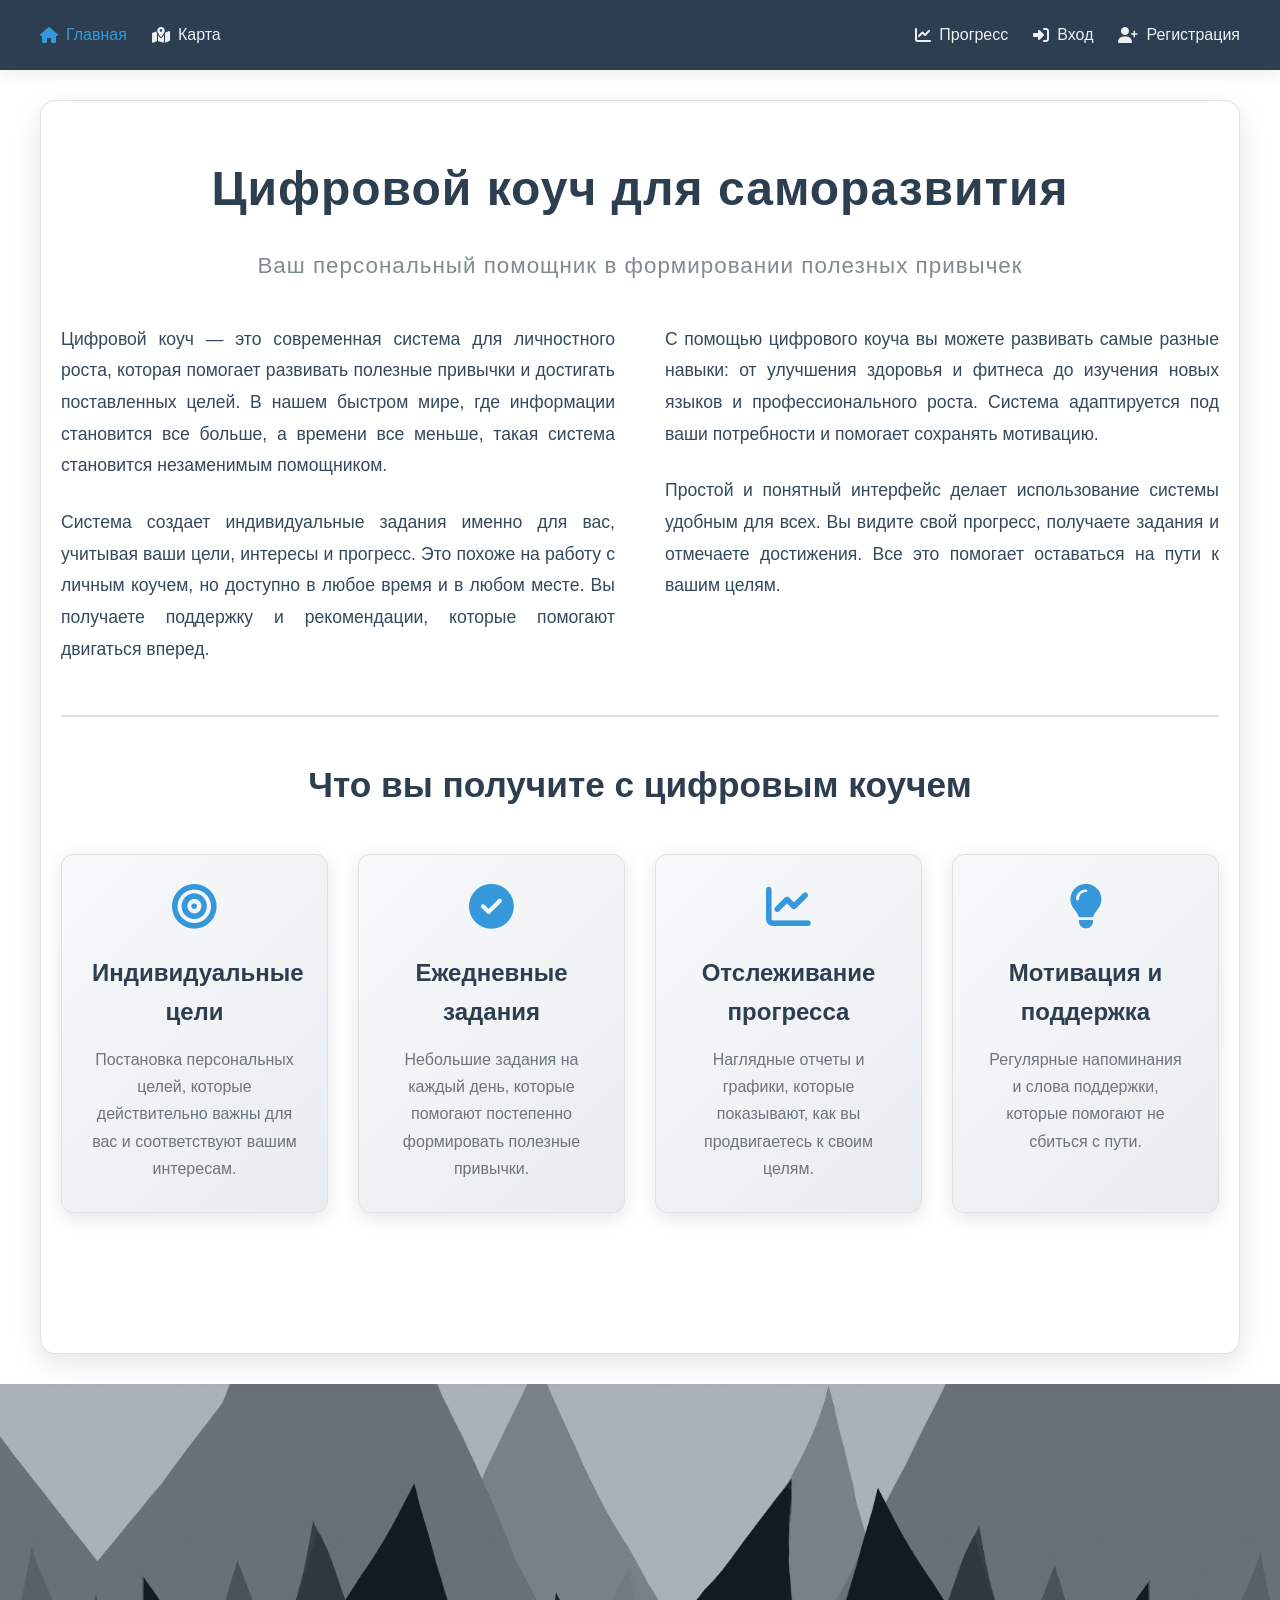
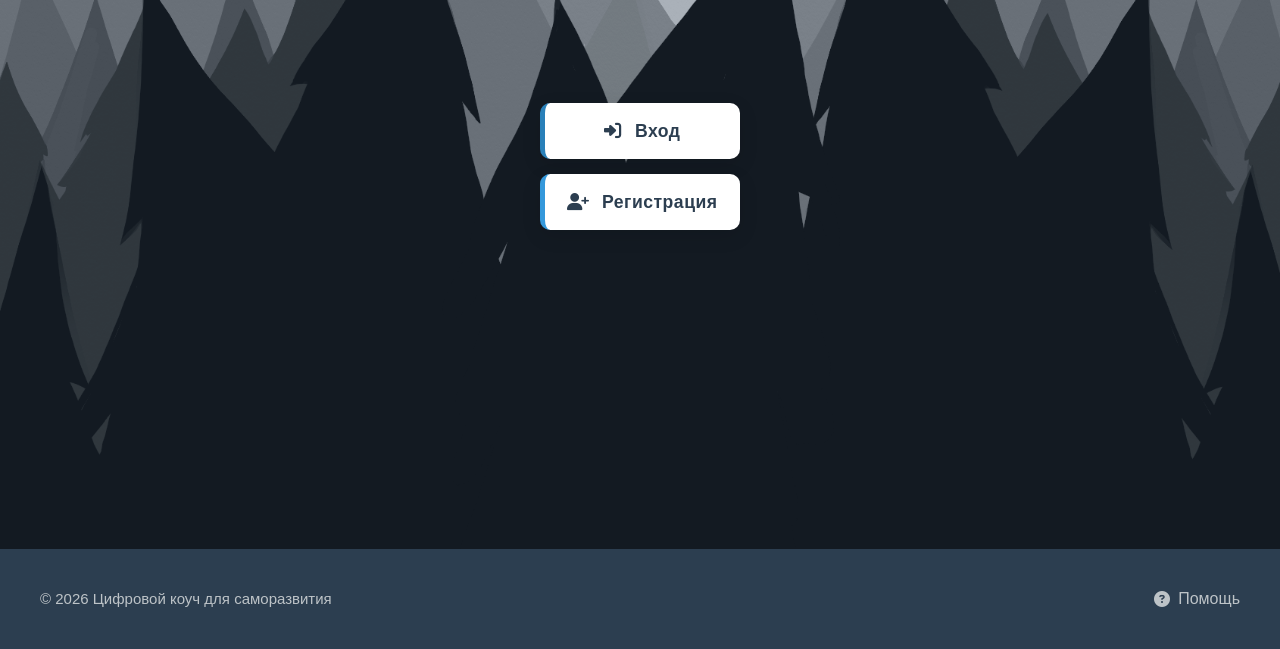
<file: index.html>
<!DOCTYPE html>
<html lang="ru">
<head>
    <meta charset="UTF-8">
    <meta name="viewport" content="width=device-width, initial-scale=1.0">
    <title>Цифровой коуч для саморазвития</title>
    <link rel="stylesheet" href="style.css">
    <link rel="stylesheet" href="https://cdnjs.cloudflare.com/ajax/libs/font-awesome/6.4.0/css/all.min.css">
    <style>
        :root {
            --bg-color: #ffffff;
            --text-color: #333333;
            --header-bg: #2c3e50;
            --card-bg: #ffffff;
            --card-border: #e0e0e0;
            --primary-color: #3498db;
            --secondary-color: #2980b9;
            --stat-bg: #f8f9fa;
            --footer-bg: #2c3e50;
            --footer-text: #ecf0f1;
            --modal-bg: #ffffff;
            --input-border: #ddd;
            --shadow-color: rgba(0, 0, 0, 0.1);
            --hover-bg: #f0f0f0;
            --feature-bg: linear-gradient(135deg, #f8f9fa 0%, #e9ecef 100%);
            --feature-text: #6c757d;
            --title-color: #2c3e50;
            --subtitle-color: #7f8c8d;
            --text-content-color: #34495e;
        }

        body.dark-theme {
            --bg-color: #1a1a1a;
            --text-color: #e0e0e0;
            --header-bg: #1e1e1e;
            --card-bg: #2d2d2d;
            --card-border: #444444;
            --primary-color: #4a9eff;
            --secondary-color: #3a7bd5;
            --stat-bg: #2d2d2d;
            --footer-bg: #1e1e1e;
            --footer-text: #b0b0b0;
            --modal-bg: #2d2d2d;
            --input-border: #555555;
            --shadow-color: rgba(0, 0, 0, 0.5);
            --hover-bg: #3d3d3d;
            --feature-bg: linear-gradient(135deg, #2d2d2d 0%, #3d3d3d 100%);
            --feature-text: #b0b0b0;
            --title-color: #ffffff;
            --subtitle-color: #b0b0b0;
            --text-content-color: #cccccc;
        }

        body {
            background-color: var(--bg-color);
            color: var(--text-color);
            transition: background-color 0.3s, color 0.3s;
            min-height: 100vh;
            display: flex;
            flex-direction: column;
            margin: 0;
            font-family: 'Segoe UI', Tahoma, Geneva, Verdana, sans-serif;
        }

        .header {
            background-color: var(--header-bg);
            padding: 0 20px;
            height: 70px;
            box-shadow: 0 2px 15px var(--shadow-color);
        }

        .nav {
            display: flex;
            justify-content: space-between;
            align-items: center;
            height: 100%;
            max-width: 1200px;
            margin: 0 auto;
        }

        .nav-left, .nav-right {
            display: flex;
            gap: 25px;
        }

        .nav a {
            color: var(--footer-text);
            text-decoration: none;
            font-size: 16px;
            transition: color 0.3s;
            display: flex;
            align-items: center;
            gap: 8px;
        }

        .nav a:hover,
        .nav a.active {
            color: var(--primary-color);
        }

        .main-content {
            flex: 1;
            max-width: 1200px;
            margin: 30px auto;
            padding: 50px 20px;
            background-color: var(--card-bg);
            border-radius: 15px;
            box-shadow: 0 10px 30px var(--shadow-color);
            border: 1px solid var(--card-border);
            width: 100%;
        }

        .text-section {
            text-align: center;
            margin-bottom: 50px;
        }

        .title {
            font-size: 3rem;
            color: var(--title-color);
            margin-bottom: 20px;
            letter-spacing: 1px;
        }

        .subtitle {
            font-size: 1.4rem;
            color: var(--subtitle-color);
            margin-bottom: 40px;
            font-weight: 300;
            letter-spacing: 1px;
        }

        .text-content {
            text-align: left;
            column-count: 2;
            column-gap: 50px;
            line-height: 1.8;
        }

        .text-content p {
            margin-bottom: 25px;
            font-size: 1.1rem;
            color: var(--text-content-color);
            text-align: justify;
        }

        .additional-section {
            padding: 40px 0;
            border-top: 2px solid var(--card-border);
        }

        .additional-section h2 {
            font-size: 2.2rem;
            color: var(--title-color);
            margin-bottom: 40px;
            text-align: center;
        }

        .features-grid {
            display: grid;
            grid-template-columns: repeat(auto-fit, minmax(250px, 1fr));
            gap: 30px;
            margin-bottom: 50px;
        }

        .feature {
            background: var(--feature-bg);
            padding: 30px;
            border-radius: 12px;
            text-align: center;
            box-shadow: 0 5px 20px var(--shadow-color);
            transition: all 0.3s ease;
            border: 1px solid var(--card-border);
        }

        .feature:hover {
            transform: translateY(-8px);
            box-shadow: 0 12px 30px var(--shadow-color);
            border-color: var(--primary-color);
        }

        .feature i {
            font-size: 2.8rem;
            color: var(--primary-color);
            margin-bottom: 25px;
        }

        .feature h3 {
            font-size: 1.5rem;
            color: var(--title-color);
            margin-bottom: 15px;
        }

        .feature p {
            color: var(--feature-text);
            line-height: 1.7;
        }

        .full-image {
            height: 85vh;
            min-height: 600px;
            margin-top: 0;
            background-size: cover;
            background-position: center;
            background-repeat: no-repeat;
            position: relative;
            display: flex;
            justify-content: center;
            align-items: center;
            flex: 0 0 auto;
            transition: opacity 0.5s ease, filter 0.3s ease;
        }

        .image-overlay {
            position: absolute;
            top: 0;
            left: 0;
            width: 100%;
            height: 100%;
            background: rgba(44, 62, 80, 0.4);
        }

        .auth-buttons {
            position: relative;
            z-index: 20;
            display: flex;
            flex-direction: column;
            gap: 15px;
            align-items: center;
            padding: 20px;
        }

        .auth-buttons a {
            text-decoration: none;
            display: flex;
            align-items: center;
            justify-content: center;
        }

        .auth-btn {
            padding: 14px 40px;
            font-size: 1.1rem;
            font-weight: 600;
            border: none;
            border-radius: 10px;
            cursor: pointer;
            transition: all 0.3s ease;
            display: flex;
            align-items: center;
            justify-content: center;
            gap: 12px;
            width: 200px;
            background-color: white;
            color: #2c3e50;
            box-shadow: 0 6px 20px var(--shadow-color);
            letter-spacing: 0.5px;
            text-decoration: none;
        }

        .auth-btn:hover {
            transform: translateY(-5px);
            box-shadow: 0 10px 25px var(--shadow-color);
            background-color: #f8f9fa;
        }

        .auth-btn:active {
            transform: translateY(-2px);
        }

        .auth-btn i {
            font-size: 1.1rem;
        }

        .login-btn {
            border-left: 5px solid #2980b9;
        }

        .register-btn {
            border-left: 5px solid #3498db;
        }

        .footer {
            background-color: var(--footer-bg);
            color: var(--footer-text);
            padding: 25px 20px;
            min-height: 100px;
            display: flex;
            align-items: center;
            flex-shrink: 0;
            width: 100%;
            margin-top: auto;
        }

        .footer-content {
            display: flex;
            justify-content: space-between;
            align-items: center;
            max-width: 1200px;
            width: 100%;
            margin: 0 auto;
        }

        .footer-left span {
            font-size: 15px;
            color: #bdc3c7;
        }

        .footer-right {
            display: flex;
            gap: 25px;
        }

        .footer-right a {
            color: #bdc3c7;
            font-size: 16px;
            text-decoration: none;
            transition: color 0.3s;
            display: flex;
            align-items: center;
            gap: 8px;
        }

        .footer-right a:hover,
        .footer-right a.active {
            color: var(--primary-color);
        }

        @media (max-width: 768px) {
            .text-content {
                column-count: 1;
            }
            
            .title {
                font-size: 2.2rem;
            }
            
            .subtitle {
                font-size: 1.2rem;
            }
            
            .main-content {
                padding: 30px 15px;
                margin: 20px;
            }
            
            .auth-btn {
                width: 180px;
                padding: 12px 30px;
            }
            
            .nav-left, .nav-right {
                gap: 15px;
            }
            
            .nav a span {
                display: none;
            }
            
            .nav a i {
                font-size: 18px;
            }
            
            .full-image {
                height: 70vh;
                min-height: 500px;
            }
            
            .features-grid {
                grid-template-columns: 1fr;
                gap: 20px;
            }
            
            .additional-section h2 {
                font-size: 1.8rem;
            }
            
            .footer-content {
                flex-direction: column;
                gap: 15px;
                text-align: center;
            }
            
            .footer-right {
                gap: 15px;
            }
        }

        @media (max-width: 480px) {
            .full-image {
                height: 60vh;
                min-height: 400px;
            }
            
            .title {
                font-size: 1.9rem;
            }
            
            .subtitle {
                font-size: 1.1rem;
            }
            
            .feature {
                padding: 20px;
            }
        }
    </style>
</head>
<body>
    <header class="header">
        <nav class="nav">
            <div class="nav-left">
                <a href="index.html" class="active"><i class="fas fa-home"></i> Главная</a>
                <a href="locations.html"><i class="fas fa-map-marked-alt"></i> Карта</a>
            </div>
            <div class="nav-right" id="navRight"></div>
        </nav>
    </header>

    <main class="main-content">
        <section class="text-section">
            <h1 class="title">Цифровой коуч для саморазвития</h1>
            <p class="subtitle">Ваш персональный помощник в формировании полезных привычек</p>
            
            <div class="text-content">
                <p>Цифровой коуч — это современная система для личностного роста, которая помогает развивать полезные привычки и достигать поставленных целей. В нашем быстром мире, где информации становится все больше, а времени все меньше, такая система становится незаменимым помощником.</p>
                <p>Система создает индивидуальные задания именно для вас, учитывая ваши цели, интересы и прогресс. Это похоже на работу с личным коучем, но доступно в любое время и в любом месте. Вы получаете поддержку и рекомендации, которые помогают двигаться вперед.</p>
                <p>С помощью цифрового коуча вы можете развивать самые разные навыки: от улучшения здоровья и фитнеса до изучения новых языков и профессионального роста. Система адаптируется под ваши потребности и помогает сохранять мотивацию.</p>
                <p>Простой и понятный интерфейс делает использование системы удобным для всех. Вы видите свой прогресс, получаете задания и отмечаете достижения. Все это помогает оставаться на пути к вашим целям.</p>
            </div>
        </section>
        
        <section class="additional-section">
            <h2>Что вы получите с цифровым коучем</h2>
            <div class="features-grid">
                <div class="feature">
                    <i class="fas fa-bullseye"></i>
                    <h3>Индивидуальные цели</h3>
                    <p>Постановка персональных целей, которые действительно важны для вас и соответствуют вашим интересам.</p>
                </div>
                <div class="feature">
                    <i class="fas fa-check-circle"></i>
                    <h3>Ежедневные задания</h3>
                    <p>Небольшие задания на каждый день, которые помогают постепенно формировать полезные привычки.</p>
                </div>
                <div class="feature">
                    <i class="fas fa-chart-line"></i>
                    <h3>Отслеживание прогресса</h3>
                    <p>Наглядные отчеты и графики, которые показывают, как вы продвигаетесь к своим целям.</p>
                </div>
                <div class="feature">
                    <i class="fas fa-lightbulb"></i>
                    <h3>Мотивация и поддержка</h3>
                    <p>Регулярные напоминания и слова поддержки, которые помогают не сбиться с пути.</p>
                </div>
            </div>
        </section>
    </main>

    <div class="full-image" id="fullImage">
        <div class="image-overlay"></div>
        <div class="auth-buttons">
            <a href="login.html" id="loginBtn" class="auth-btn login-btn">
                <i class="fas fa-sign-in-alt"></i> Вход
            </a>
            <a href="register.html" id="registerBtn" class="auth-btn register-btn">
                <i class="fas fa-user-plus"></i> Регистрация
            </a>
        </div>
    </div>

    <footer class="footer">
        <div class="footer-content">
            <div class="footer-left">
                <span>© 2026 Цифровой коуч для саморазвития</span>
            </div>
            <div class="footer-right">
                <a href="help.html"><i class="fas fa-question-circle"></i> Помощь</a>
            </div>
        </div>
    </footer>

    <script src="script.js"></script>
    <script>
        document.addEventListener('DOMContentLoaded', function() {
            const savedTheme = localStorage.getItem('theme');
            if (savedTheme === 'dark') {
                document.body.classList.add('dark-theme');
            }
            
            const token = localStorage.getItem('token');
            const fullImage = document.getElementById('fullImage');
            
            if (token) {
                if (fullImage) fullImage.style.display = 'none';
                
                const mainContent = document.querySelector('.main-content');
                if (mainContent && !document.querySelector('.welcome-message')) {
                    const user = JSON.parse(localStorage.getItem('user') || '{}');
                    const welcomeDiv = document.createElement('div');
                    welcomeDiv.className = 'welcome-message';
                    welcomeDiv.style.cssText = 'text-align: center; margin-top: 30px; padding: 20px; background-color: var(--stat-bg); border-radius: 10px; border: 1px solid var(--primary-color);';
                    welcomeDiv.innerHTML = `
                        <h2 style="color: var(--title-color); margin-bottom: 10px;">С возвращением, ${user.name || 'Пользователь'}!</h2>
                        <p style="font-size: 1.1rem; color: var(--text-content-color);">Вы уже вошли в систему. Перейдите к <a href="locations.html" style="color: var(--primary-color); text-decoration: none; font-weight: bold;">карте заданий</a> или в <a href="profile.html" style="color: var(--primary-color); text-decoration: none; font-weight: bold;">профиль</a>.</p>
                    `;
                    mainContent.appendChild(welcomeDiv);
                }
            } else {
                if (fullImage) fullImage.style.display = 'flex';
            }
        });
    </script>
</body>
</html>
</file>
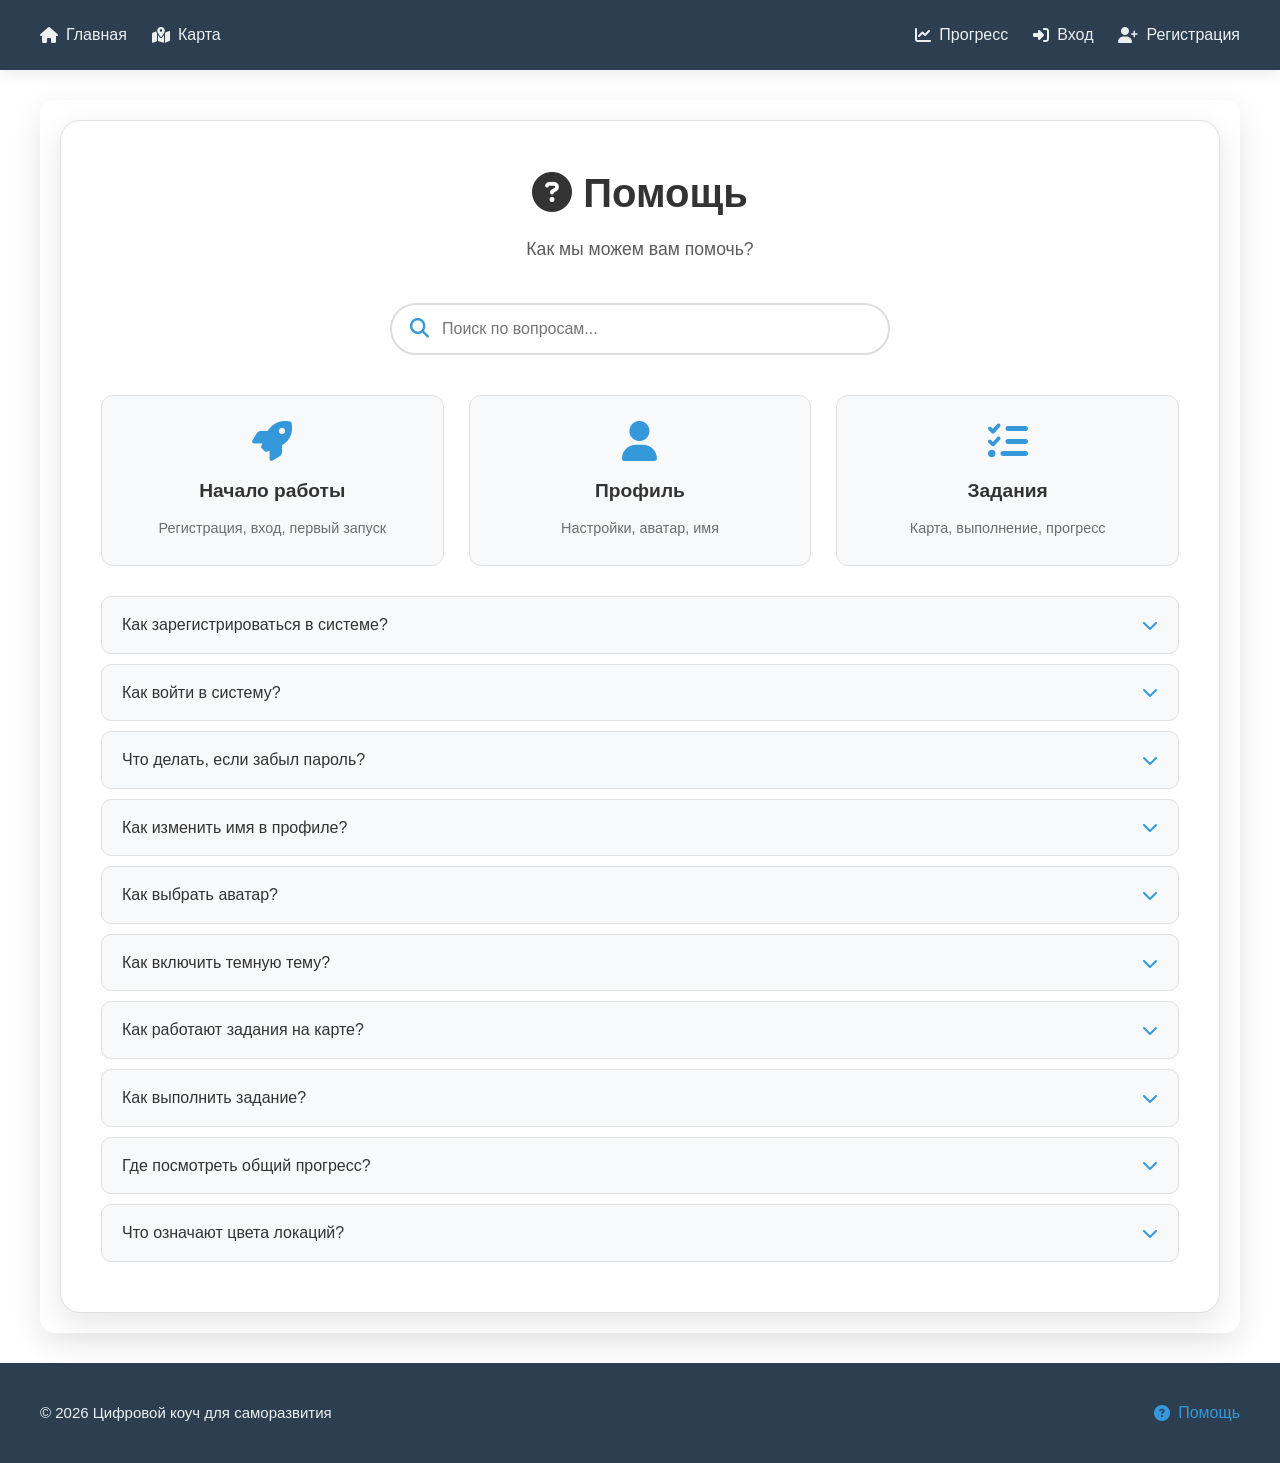
<file: help.html>
<!DOCTYPE html>
<html lang="ru">
<head>
    <meta charset="UTF-8">
    <meta name="viewport" content="width=device-width, initial-scale=1.0">
    <title>Помощь - Цифровой коуч</title>
    <link rel="stylesheet" href="style.css">
    <link rel="stylesheet" href="https://cdnjs.cloudflare.com/ajax/libs/font-awesome/6.4.0/css/all.min.css">
    <style>
        :root {
            --bg-color: #ffffff;
            --text-color: #333333;
            --header-bg: #2c3e50;
            --card-bg: #ffffff;
            --card-border: #e0e0e0;
            --primary-color: #3498db;
            --secondary-color: #2980b9;
            --stat-bg: #f8f9fa;
            --footer-bg: #2c3e50;
            --footer-text: #ecf0f1;
            --input-border: #ddd;
            --shadow-color: rgba(0, 0, 0, 0.1);
            --hover-bg: #f0f0f0;
        }

        body.dark-theme {
            --bg-color: #1a1a1a;
            --text-color: #e0e0e0;
            --header-bg: #1e1e1e;
            --card-bg: #2d2d2d;
            --card-border: #444444;
            --primary-color: #4a9eff;
            --secondary-color: #3a7bd5;
            --stat-bg: #2d2d2d;
            --footer-bg: #1e1e1e;
            --footer-text: #b0b0b0;
            --input-border: #555555;
            --shadow-color: rgba(0, 0, 0, 0.5);
            --hover-bg: #3d3d3d;
        }

        * {
            margin: 0;
            padding: 0;
            box-sizing: border-box;
        }

        body {
            background-color: var(--bg-color);
            color: var(--text-color);
            transition: background-color 0.3s, color 0.3s;
            min-height: 100vh;
            display: flex;
            flex-direction: column;
            font-family: 'Segoe UI', Tahoma, Geneva, Verdana, sans-serif;
        }

        .header {
            background-color: var(--header-bg);
            padding: 0 20px;
            height: 70px;
            box-shadow: 0 2px 15px var(--shadow-color);
        }

        .nav {
            display: flex;
            justify-content: space-between;
            align-items: center;
            height: 100%;
            max-width: 1200px;
            margin: 0 auto;
        }

        .nav-left, .nav-right {
            display: flex;
            gap: 25px;
        }

        .nav a {
            color: var(--footer-text);
            text-decoration: none;
            font-size: 16px;
            transition: color 0.3s;
            display: flex;
            align-items: center;
            gap: 8px;
        }

        .nav a:hover,
        .nav a.active {
            color: var(--primary-color);
        }

        .main-content {
            flex: 1;
            max-width: 1200px;
            margin: 30px auto;
            padding: 20px;
            width: 100%;
        }

        .help-container {
            background: var(--card-bg);
            border-radius: 20px;
            padding: 40px;
            box-shadow: 0 10px 30px var(--shadow-color);
            border: 1px solid var(--card-border);
        }

        .help-header {
            text-align: center;
            margin-bottom: 40px;
        }

        .help-header h1 {
            font-size: 2.5rem;
            color: var(--text-color);
            margin-bottom: 10px;
        }

        .help-header p {
            color: var(--text-color);
            opacity: 0.8;
            font-size: 1.1rem;
            margin-bottom: 30px;
        }

        .help-grid {
            display: grid;
            grid-template-columns: repeat(3, 1fr);
            gap: 25px;
            margin-top: 30px;
        }

        .help-card {
            background: var(--stat-bg);
            padding: 25px;
            border-radius: 12px;
            text-align: center;
            border: 1px solid var(--card-border);
            transition: all 0.3s ease;
            cursor: pointer;
        }

        .help-card:hover {
            transform: translateY(-5px);
            border-color: var(--primary-color);
            box-shadow: 0 8px 20px var(--shadow-color);
        }

        .help-card i {
            font-size: 2.5rem;
            color: var(--primary-color);
            margin-bottom: 15px;
        }

        .help-card h3 {
            color: var(--text-color);
            margin-bottom: 10px;
            font-size: 1.2rem;
        }

        .help-card p {
            color: var(--text-color);
            opacity: 0.7;
            font-size: 0.9rem;
        }

        .search-section {
            max-width: 500px;
            margin: 40px auto 20px;
            position: relative;
        }

        .search-section input {
            width: 100%;
            padding: 15px 20px 15px 50px;
            border: 2px solid var(--input-border);
            border-radius: 50px;
            font-size: 1rem;
            background: var(--card-bg);
            color: var(--text-color);
            transition: all 0.3s;
        }

        .search-section input:focus {
            outline: none;
            border-color: var(--primary-color);
            box-shadow: 0 0 0 3px rgba(52, 152, 219, 0.2);
        }

        .search-section i {
            position: absolute;
            left: 20px;
            top: 50%;
            transform: translateY(-50%);
            color: var(--primary-color);
            font-size: 1.2rem;
        }

        .questions-container {
            margin-top: 30px;
        }

        .question-item {
            background: var(--stat-bg);
            border-radius: 10px;
            margin-bottom: 10px;
            border: 1px solid var(--card-border);
            overflow: hidden;
        }

        .question-header {
            padding: 15px 20px;
            cursor: pointer;
            display: flex;
            align-items: center;
            justify-content: space-between;
            font-weight: 500;
            color: var(--text-color);
        }

        .question-header:hover {
            background: var(--hover-bg);
        }

        .question-header i {
            color: var(--primary-color);
            transition: transform 0.3s;
        }

        .question-answer {
            max-height: 0;
            overflow: hidden;
            transition: max-height 0.3s ease;
            background: var(--card-bg);
        }

        .question-answer.show {
            max-height: 200px;
        }

        .question-answer p {
            padding: 20px;
            color: var(--text-color);
            opacity: 0.9;
            line-height: 1.6;
            border-top: 1px solid var(--card-border);
        }

        .footer {
            background-color: var(--footer-bg);
            color: var(--footer-text);
            padding: 25px 20px;
            margin-top: auto;
        }

        .footer-content {
            display: flex;
            justify-content: space-between;
            align-items: center;
            max-width: 1200px;
            margin: 0 auto;
        }

        .footer-left span {
            color: var(--footer-text);
        }

        .footer-right {
            display: flex;
            gap: 25px;
        }

        .footer-right a {
            color: var(--footer-text);
            text-decoration: none;
            font-size: 16px;
            transition: color 0.3s;
            display: flex;
            align-items: center;
            gap: 8px;
        }

        .footer-right a:hover,
        .footer-right a.active {
            color: var(--primary-color);
        }

        @media (max-width: 900px) {
            .help-grid {
                grid-template-columns: repeat(2, 1fr);
            }
        }

        @media (max-width: 600px) {
            .help-grid {
                grid-template-columns: 1fr;
            }
            
            .help-container {
                padding: 20px;
            }
            
            .help-header h1 {
                font-size: 2rem;
            }

            .footer-content {
                flex-direction: column;
                gap: 15px;
                text-align: center;
            }

            .footer-right {
                gap: 15px;
            }
        }
    </style>
</head>
<body>
    <header class="header">
        <nav class="nav">
            <div class="nav-left">
                <a href="index.html"><i class="fas fa-home"></i> Главная</a>
                <a href="locations.html"><i class="fas fa-map-marked-alt"></i> Карта</a>
            </div>
            <div class="nav-right" id="navRight"></div>
        </nav>
    </header>

    <main class="main-content">
        <div class="help-container">
            <div class="help-header">
                <h1><i class="fas fa-question-circle"></i> Помощь</h1>
                <p>Как мы можем вам помочь?</p>
                
                <div class="search-section">
                    <i class="fas fa-search"></i>
                    <input type="text" id="searchInput" placeholder="Поиск по вопросам...">
                </div>
            </div>

            <div class="help-grid">
                <div class="help-card" onclick="filterQuestions('start')">
                    <i class="fas fa-rocket"></i>
                    <h3>Начало работы</h3>
                    <p>Регистрация, вход, первый запуск</p>
                </div>
                <div class="help-card" onclick="filterQuestions('profile')">
                    <i class="fas fa-user"></i>
                    <h3>Профиль</h3>
                    <p>Настройки, аватар, имя</p>
                </div>
                <div class="help-card" onclick="filterQuestions('tasks')">
                    <i class="fas fa-tasks"></i>
                    <h3>Задания</h3>
                    <p>Карта, выполнение, прогресс</p>
                </div>
            </div>

            <div class="questions-container" id="questionsContainer">
                <div class="question-item" data-category="start">
                    <div class="question-header" onclick="toggleQuestion(this)">
                        Как зарегистрироваться в системе?
                        <i class="fas fa-chevron-down"></i>
                    </div>
                    <div class="question-answer">
                        <p>Нажмите кнопку "Регистрация" в правом верхнем углу. Заполните форму: имя, фамилия, email и пароль. После успешной регистрации вы будете автоматически перенаправлены на карту заданий.</p>
                    </div>
                </div>

                <div class="question-item" data-category="start">
                    <div class="question-header" onclick="toggleQuestion(this)">
                        Как войти в систему?
                        <i class="fas fa-chevron-down"></i>
                    </div>
                    <div class="question-answer">
                        <p>Нажмите кнопку "Вход" в правом верхнем углу. Введите свой email и пароль, затем нажмите "Войти в систему". Если данные верны, вы попадете на карту заданий.</p>
                    </div>
                </div>

                <div class="question-item" data-category="start">
                    <div class="question-header" onclick="toggleQuestion(this)">
                        Что делать, если забыл пароль?
                        <i class="fas fa-chevron-down"></i>
                    </div>
                    <div class="question-answer">
                        <p>Для восстановления пароля обратитесь в поддержку по email или создайте новый аккаунт. В следующей версии будет добавлена функция восстановления пароля.</p>
                    </div>
                </div>

                <div class="question-item" data-category="profile">
                    <div class="question-header" onclick="toggleQuestion(this)">
                        Как изменить имя в профиле?
                        <i class="fas fa-chevron-down"></i>
                    </div>
                    <div class="question-answer">
                        <p>Перейдите в свой профиль, нажмите на иконку карандаша рядом с именем. Введите новое имя и нажмите кнопку сохранения. Имя обновится автоматически.</p>
                    </div>
                </div>

                <div class="question-item" data-category="profile">
                    <div class="question-header" onclick="toggleQuestion(this)">
                        Как выбрать аватар?
                        <i class="fas fa-chevron-down"></i>
                    </div>
                    <div class="question-answer">
                        <p>В профиле нажмите на аватар или на кнопку со смайликом рядом с ним. Выберите понравившийся смайлик из сетки — он сразу станет вашим аватаром.</p>
                    </div>
                </div>

                <div class="question-item" data-category="profile">
                    <div class="question-header" onclick="toggleQuestion(this)">
                        Как включить темную тему?
                        <i class="fas fa-chevron-down"></i>
                    </div>
                    <div class="question-answer">
                        <p>В профиле найдите переключатель "Тёмная тема". Включите его для перехода на темную тему, выключите для светлой. Выбор сохранится автоматически.</p>
                    </div>
                </div>

                <div class="question-item" data-category="tasks">
                    <div class="question-header" onclick="toggleQuestion(this)">
                        Как работают задания на карте?
                        <i class="fas fa-chevron-down"></i>
                    </div>
                    <div class="question-answer">
                        <p>На карте 9 заданий, разделенных на 3 локации: Лес (1-3), Холмы (4-6) и Пляж (7-9). Нажимайте на точки на карте, чтобы открыть задание. После выполнения задание отмечается галочкой.</p>
                    </div>
                </div>

                <div class="question-item" data-category="tasks">
                    <div class="question-header" onclick="toggleQuestion(this)">
                        Как выполнить задание?
                        <i class="fas fa-chevron-down"></i>
                    </div>
                    <div class="question-answer">
                        <p>Откройте задание, нажав на точку на карте. Прочитайте описание и нажмите кнопку "Отметить выполненным". Задание сразу отметится как выполненное, и прогресс обновится.</p>
                    </div>
                </div>

                <div class="question-item" data-category="tasks">
                    <div class="question-header" onclick="toggleQuestion(this)">
                        Где посмотреть общий прогресс?
                        <i class="fas fa-chevron-down"></i>
                    </div>
                    <div class="question-answer">
                        <p>Перейдите на страницу "Прогресс" в меню навигации. Там отображается общая статистика, прогресс по каждой локации и детальная информация по всем заданиям.</p>
                    </div>
                </div>

                <div class="question-item" data-category="tasks">
                    <div class="question-header" onclick="toggleQuestion(this)">
                        Что означают цвета локаций?
                        <i class="fas fa-chevron-down"></i>
                    </div>
                    <div class="question-answer">
                        <p>Лес отмечен зеленым цветом, Холмы — оранжевым, Пляж — голубым. В прогрессе вы можете видеть процент выполнения по каждой локации отдельно.</p>
                    </div>
                </div>
            </div>
        </div>
    </main>

    <footer class="footer">
        <div class="footer-content">
            <div class="footer-left">
                <span>© 2026 Цифровой коуч для саморазвития</span>
            </div>
            <div class="footer-right">
                <a href="help.html" class="active"><i class="fas fa-question-circle"></i> Помощь</a>
            </div>
        </div>
    </footer>

    <script>
        function toggleQuestion(header) {
            const answer = header.nextElementSibling;
            const icon = header.querySelector('i');
            
            if (answer.classList.contains('show')) {
                answer.classList.remove('show');
                icon.style.transform = 'rotate(0deg)';
            } else {
                answer.classList.add('show');
                icon.style.transform = 'rotate(180deg)';
            }
        }

        function filterQuestions(category) {
            const questions = document.querySelectorAll('.question-item');
            questions.forEach(q => {
                if (q.dataset.category === category) {
                    q.style.display = 'block';
                } else {
                    q.style.display = 'none';
                }
            });
            
            document.querySelectorAll('.help-card').forEach(card => {
                card.style.borderColor = 'var(--card-border)';
            });
            event.currentTarget.style.borderColor = 'var(--primary-color)';
        }

        document.getElementById('searchInput').addEventListener('input', function(e) {
            const searchTerm = e.target.value.toLowerCase();
            const questions = document.querySelectorAll('.question-item');
            
            questions.forEach(q => {
                const questionText = q.querySelector('.question-header').innerText.toLowerCase();
                if (questionText.includes(searchTerm)) {
                    q.style.display = 'block';
                } else {
                    q.style.display = 'none';
                }
            });
        });

        document.addEventListener('DOMContentLoaded', function() {
            if (localStorage.getItem('theme') === 'dark') {
                document.body.classList.add('dark-theme');
            }
        });
    </script>
    <script src="script.js"></script>
</body>
</html>
</file>
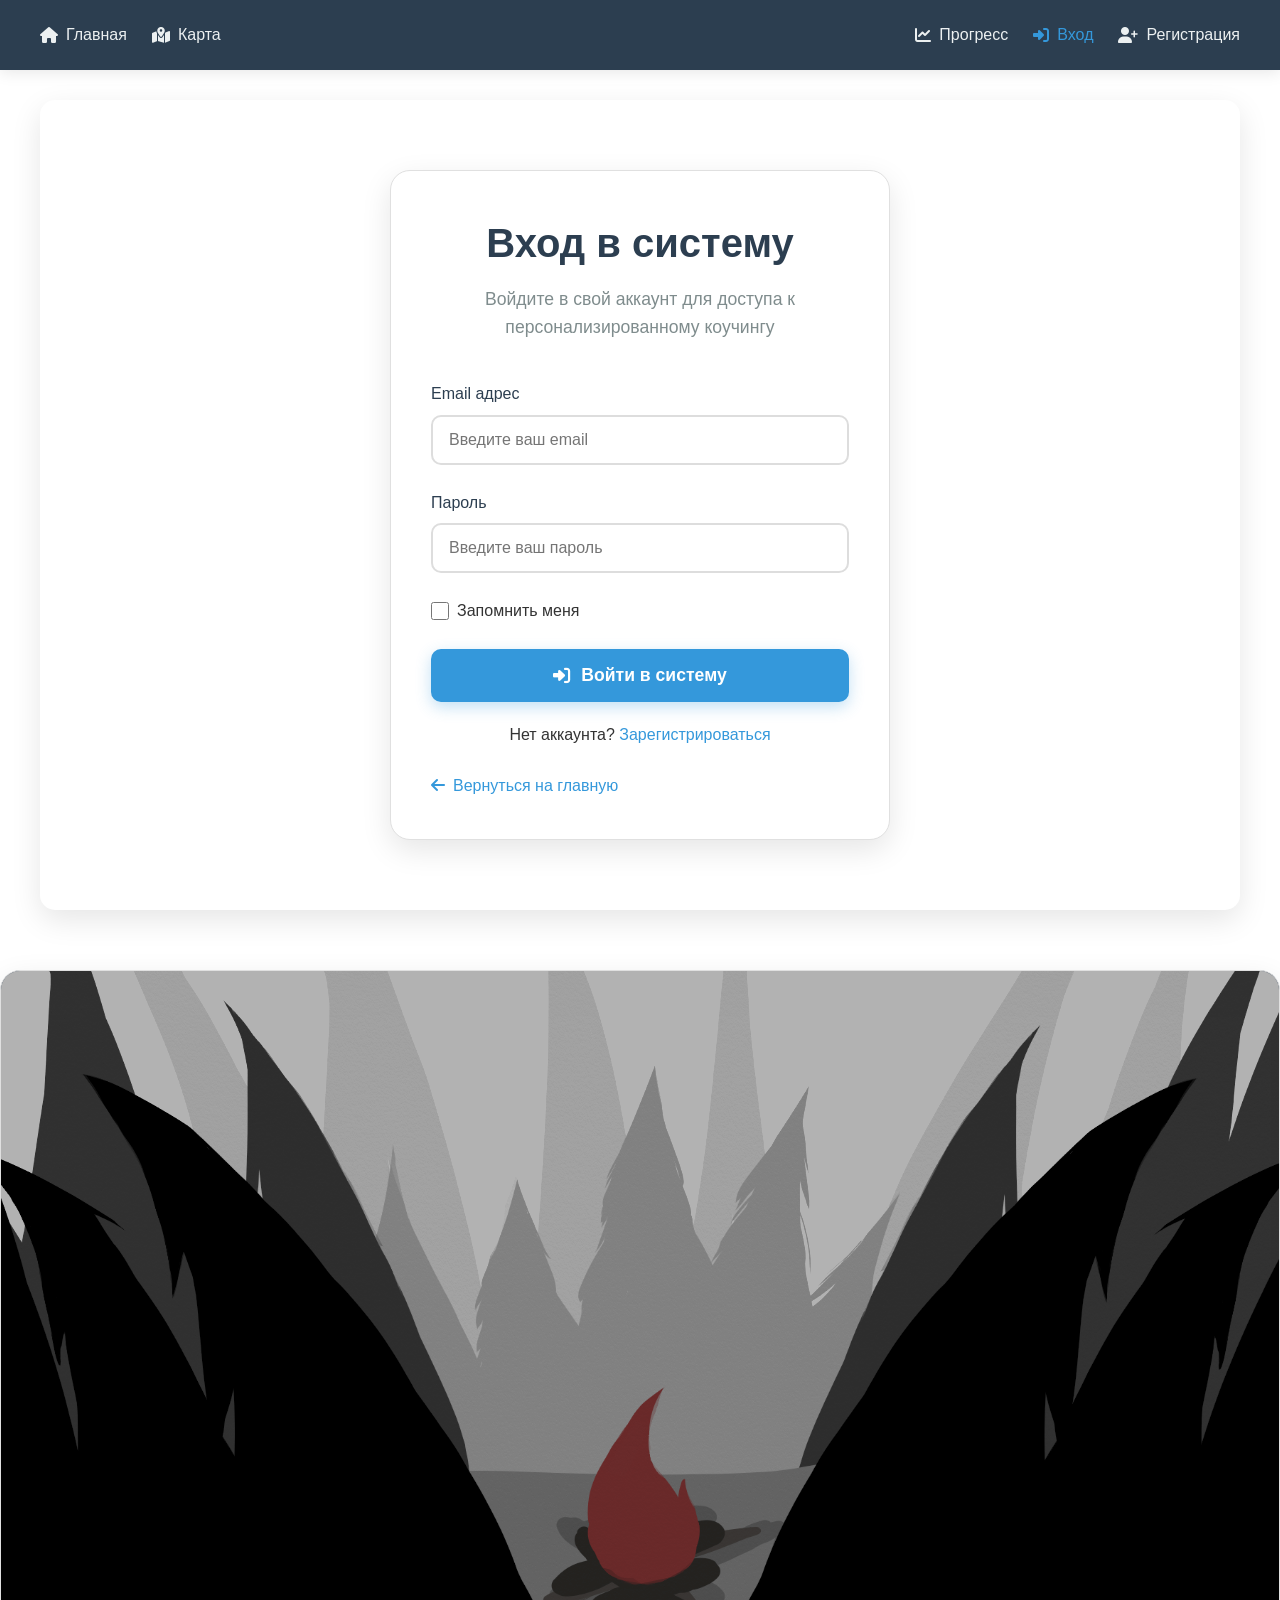
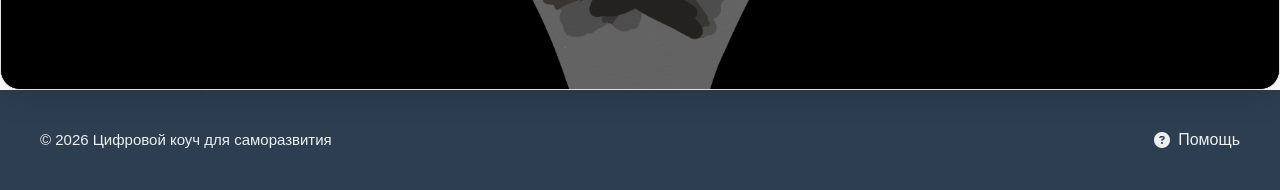
<file: locations.html>
<!DOCTYPE html>
<html lang="ru">
<head>
    <meta charset="UTF-8">
    <meta name="viewport" content="width=device-width, initial-scale=1.0">
    <title>Карта локаций - Цифровой коуч</title>
    <link rel="stylesheet" href="style.css">
    <link rel="stylesheet" href="https://cdnjs.cloudflare.com/ajax/libs/font-awesome/6.4.0/css/all.min.css">
    <!-- Библиотека для создания Excel-файлов -->
    <script src="https://cdn.sheetjs.com/xlsx-0.20.2/package/dist/xlsx.full.min.js"></script>
    <style>
        :root {
            --bg-color: #ffffff;
            --text-color: #333333;
            --header-bg: #2c3e50;
            --card-bg: #ffffff;
            --card-border: #e0e0e0;
            --primary-color: #3498db;
            --secondary-color: #2980b9;
            --stat-bg: #f8f9fa;
            --footer-bg: #2c3e50;
            --footer-text: #ecf0f1;
            --modal-bg: #ffffff;
            --input-border: #ddd;
            --shadow-color: rgba(0, 0, 0, 0.1);
            --hover-bg: #f0f0f0;
            --title-color: #2c3e50;
            --text-muted: #7f8c8d;
            --dot-shadow: rgba(255, 255, 255, 0.9);
            --map-border: #ffffff;
            --export-color: #27ae60;
            --export-hover: #2ecc71;
            --restart-color: #3498db;
            --restart-hover: #2980b9;
            --history-color: #9b59b6;
            --history-hover: #8e44ad;
        }

        .notification {
            position: fixed;
            top: 20px;
            right: 20px;
            padding: 15px 25px;
            border-radius: 10px;
            color: white;
            font-weight: 500;
            z-index: 9999;
            box-shadow: 0 5px 15px rgba(0,0,0,0.2);
            animation: slideIn 0.3s ease;
        }

        @keyframes slideIn {
            from {
                transform: translateX(100%);
                opacity: 0;
            }
            to {
                transform: translateX(0);
                opacity: 1;
            }
        }

        @keyframes slideOut {
            from {
                transform: translateX(0);
                opacity: 1;
            }
            to {
                transform: translateX(100%);
                opacity: 0;
            }
        }

        body.dark-theme {
            --bg-color: #1a1a1a;
            --text-color: #e0e0e0;
            --header-bg: #1e1e1e;
            --card-bg: #2d2d2d;
            --card-border: #444444;
            --primary-color: #4a9eff;
            --secondary-color: #3a7bd5;
            --stat-bg: #2d2d2d;
            --footer-bg: #1e1e1e;
            --footer-text: #b0b0b0;
            --modal-bg: #2d2d2d;
            --input-border: #555555;
            --shadow-color: rgba(0, 0, 0, 0.5);
            --hover-bg: #3d3d3d;
            --title-color: #ffffff;
            --text-muted: #b0b0b0;
            --dot-shadow: rgba(255, 255, 255, 0.3);
            --map-border: #444444;
            --export-color: #27ae60;
            --export-hover: #2ecc71;
            --restart-color: #4a9eff;
            --restart-hover: #3a7bd5;
            --history-color: #9b59b6;
            --history-hover: #8e44ad;
        }

        * {
            margin: 0;
            padding: 0;
            box-sizing: border-box;
        }

        body {
            background-color: var(--bg-color);
            color: var(--text-color);
            transition: background-color 0.3s, color 0.3s;
            min-height: 100vh;
            display: flex;
            flex-direction: column;
            font-family: 'Segoe UI', Tahoma, Geneva, Verdana, sans-serif;
        }

        .header {
            background-color: var(--header-bg);
            padding: 0 20px;
            height: 70px;
            box-shadow: 0 2px 15px var(--shadow-color);
        }

        .nav {
            display: flex;
            justify-content: space-between;
            align-items: center;
            height: 100%;
            max-width: 1200px;
            margin: 0 auto;
        }

        .nav-left, .nav-right {
            display: flex;
            gap: 25px;
        }

        .nav a {
            color: var(--footer-text);
            text-decoration: none;
            font-size: 16px;
            transition: color 0.3s;
            display: flex;
            align-items: center;
            gap: 8px;
        }

        .nav a:hover,
        .nav a.active {
            color: var(--primary-color);
        }

        .main-content {
            flex: 1;
            max-width: 1200px;
            margin: 30px auto;
            padding: 20px;
            width: 100%;
        }

        .map-container {
            background: var(--card-bg);
            border-radius: 20px;
            padding: 30px;
            box-shadow: 0 10px 30px var(--shadow-color);
            border: 1px solid var(--card-border);
        }

        .map-title {
            text-align: center;
            margin-bottom: 30px;
        }

        .map-title h1 {
            font-size: 2.5rem;
            color: var(--title-color);
            margin-bottom: 10px;
        }

        .map-title h1 i {
            color: var(--primary-color);
            margin-right: 10px;
        }

        .map-title p {
            color: var(--text-muted);
            font-size: 1.2rem;
        }

        .export-btn, .history-btn, .restart-btn {
            border: none;
            padding: 12px 30px;
            border-radius: 30px;
            font-size: 1.1rem;
            font-weight: 600;
            cursor: pointer;
            transition: all 0.3s;
            display: inline-flex;
            align-items: center;
            gap: 10px;
            margin: 5px;
        }

        .export-btn {
            background: var(--export-color);
            color: white;
            box-shadow: 0 5px 15px rgba(39, 174, 96, 0.3);
        }

        .export-btn:hover {
            background: var(--export-hover);
            transform: translateY(-3px);
            box-shadow: 0 8px 25px rgba(39, 174, 96, 0.4);
        }

        .history-btn {
            background: var(--history-color);
            color: white;
            box-shadow: 0 5px 15px rgba(155, 89, 182, 0.3);
        }

        .history-btn:hover {
            background: var(--history-hover);
            transform: translateY(-3px);
            box-shadow: 0 8px 25px rgba(155, 89, 182, 0.4);
        }

        .restart-btn {
            background: var(--restart-color);
            color: white;
            box-shadow: 0 5px 15px rgba(52, 152, 219, 0.3);
        }

        .restart-btn:hover {
            background: var(--restart-hover);
            transform: translateY(-3px);
            box-shadow: 0 8px 25px rgba(52, 152, 219, 0.4);
        }

        .map-wrapper {
            position: relative;
            max-width: 900px;
            width: 100%;
            margin: 0 auto;
            border-radius: 20px;
            overflow: hidden;
            box-shadow: 0 20px 40px var(--shadow-color);
            border: 5px solid var(--map-border);
        }

        .map-image {
            width: 100%;
            height: auto;
            display: block;
            background-color: var(--stat-bg);
        }

        .task-dot {
            position: absolute;
            width: 65px;
            height: 65px;
            border-radius: 50%;
            display: flex;
            align-items: center;
            justify-content: center;
            cursor: pointer;
            transition: all 0.3s ease;
            box-shadow: 0 0 25px var(--dot-shadow);
            z-index: 20;
            border: 4px solid var(--map-border);
            font-weight: bold;
            color: white;
            font-size: 1.5rem;
            text-shadow: 0 2px 5px rgba(0,0,0,0.3);
        }

        .task-dot:hover {
            transform: scale(1.15);
            z-index: 30;
            box-shadow: 0 0 35px var(--primary-color);
        }

        .task-dot.completed {
            opacity: 0.9;
            box-shadow: 0 0 30px gold;
        }

        .task-dot.completed i {
            font-size: 2rem;
        }

        .task-dot.disabled {
            opacity: 0.5;
            cursor: not-allowed;
            pointer-events: none;
            filter: grayscale(0.5);
        }

        .dot-forest {
            background: linear-gradient(135deg, #27ae60, #2ecc71);
        }

        .dot-hills {
            background: linear-gradient(135deg, #e67e22, #d35400);
        }

        .dot-beach {
            background: linear-gradient(135deg, #3498db, #f1c40f);
        }

        .forest-1 { top: 11%; left: 32%; }
        .forest-2 { top: 23%; left: 25%; }
        .forest-3 { top: 32%; left: 44%; }
        
        .hills-1 { top: 45%; left: 45%; }
        .hills-2 { top: 57%; left: 22%; }
        .hills-3 { top: 73%; left: 33%; }
        
        .beach-1 { top: 79%; left: 45%; }
        .beach-2 { top: 87%; left: 57%; }
        .beach-3 { top: 95%; left: 44%; }

        .locations-progress {
            width: 100%;
            max-width: 900px;
            margin: 30px auto 0;
            display: grid;
            grid-template-columns: repeat(3, 1fr);
            gap: 20px;
        }

        .progress-card {
            background: var(--card-bg);
            border-radius: 15px;
            padding: 20px;
            box-shadow: 0 5px 15px var(--shadow-color);
            border: 1px solid var(--card-border);
            transition: transform 0.3s ease;
        }

        .progress-card:hover {
            transform: translateY(-5px);
            box-shadow: 0 10px 25px var(--shadow-color);
        }

        .progress-card.forest {
            border-top: 4px solid #27ae60;
        }

        .progress-card.hills {
            border-top: 4px solid #e67e22;
        }

        .progress-card.beach {
            border-top: 4px solid #3498db;
        }

        .card-header {
            display: flex;
            align-items: center;
            gap: 10px;
            margin-bottom: 15px;
        }

        .card-header i {
            font-size: 1.5rem;
        }

        .card-header i.fa-tree { color: #27ae60; }
        .card-header i.fa-mountain { color: #e67e22; }
        .card-header i.fa-umbrella-beach { color: #3498db; }

        .card-header h3 {
            flex: 1;
            color: var(--title-color);
            font-size: 1.2rem;
        }

        .card-header span {
            color: var(--primary-color);
            font-weight: 600;
        }

        .card-progress {
            height: 10px;
            background: var(--stat-bg);
            border-radius: 5px;
            overflow: hidden;
            margin: 15px 0;
        }

        .card-progress-fill {
            height: 100%;
            border-radius: 5px;
            transition: width 0.3s ease;
        }

        .progress-fill-forest { background: linear-gradient(to right, #27ae60, #2ecc71); }
        .progress-fill-hills { background: linear-gradient(to right, #e67e22, #d35400); }
        .progress-fill-beach { background: linear-gradient(to right, #3498db, #f1c40f); }

        .card-stats {
            display: flex;
            justify-content: space-between;
            color: var(--text-muted);
            font-size: 1rem;
        }

        .completed-count {
            color: #27ae60;
            font-weight: 700;
            font-size: 1.1rem;
        }

        .task-modal {
            display: none;
            position: fixed;
            top: 0;
            left: 0;
            width: 100%;
            height: 100%;
            background: rgba(0, 0, 0, 0.7);
            z-index: 1000;
            align-items: center;
            justify-content: center;
            backdrop-filter: blur(5px);
        }

        .modal-content {
            background: var(--modal-bg);
            padding: 30px;
            border-radius: 20px;
            max-width: 500px;
            width: 90%;
            box-shadow: 0 20px 50px var(--shadow-color);
            position: relative;
            animation: modalPop 0.3s ease;
            border: 1px solid var(--card-border);
        }

        @keyframes modalPop {
            from {
                transform: scale(0.8);
                opacity: 0;
            }
            to {
                transform: scale(1);
                opacity: 1;
            }
        }

        .modal-close {
            position: absolute;
            top: 15px;
            right: 15px;
            background: none;
            border: none;
            font-size: 1.5rem;
            color: var(--text-muted);
            cursor: pointer;
            transition: color 0.3s;
        }

        .modal-close:hover {
            color: #e74c3c;
        }

        .modal-header {
            display: flex;
            align-items: center;
            gap: 15px;
            margin-bottom: 20px;
        }

        .modal-icon {
            width: 70px;
            height: 70px;
            border-radius: 50%;
            display: flex;
            align-items: center;
            justify-content: center;
        }

        .modal-icon i {
            color: white;
            font-size: 2.2rem;
        }

        .modal-title {
            flex: 1;
        }

        .modal-title h2 {
            color: var(--title-color);
            margin-bottom: 5px;
            font-size: 1.5rem;
        }

        .modal-title p {
            color: var(--text-muted);
            font-size: 1rem;
        }

        .ai-badge {
            display: inline-flex;
            align-items: center;
            gap: 5px;
            background: linear-gradient(135deg, #9b59b6, #8e44ad);
            color: white;
            padding: 6px 15px;
            border-radius: 20px;
            font-size: 0.9rem;
            margin-bottom: 20px;
        }

        .task-description {
            background: var(--stat-bg);
            padding: 20px;
            border-radius: 10px;
            margin-bottom: 20px;
            border-left: 4px solid;
            font-size: 1.1rem;
            line-height: 1.6;
            color: var(--text-color);
        }

        .task-actions {
            display: flex;
            gap: 15px;
        }

        .task-btn {
            flex: 1;
            padding: 14px;
            border: none;
            border-radius: 10px;
            font-size: 1rem;
            font-weight: 600;
            cursor: pointer;
            transition: all 0.3s ease;
            display: flex;
            align-items: center;
            justify-content: center;
            gap: 10px;
        }

        .task-btn.complete {
            color: white;
            background: var(--primary-color);
        }

        .task-btn.complete:hover {
            background: var(--secondary-color);
            transform: translateY(-2px);
            box-shadow: 0 5px 15px var(--shadow-color);
        }

        .task-btn.later {
            background: var(--stat-bg);
            color: var(--text-color);
            border: 1px solid var(--card-border);
        }

        .task-btn.later:hover {
            background: var(--hover-bg);
        }

        .task-btn:disabled {
            opacity: 0.5;
            cursor: not-allowed;
            transform: none;
        }

        .back-btn {
            display: inline-flex;
            align-items: center;
            gap: 10px;
            margin-top: 40px;
            padding: 12px 30px;
            background: var(--primary-color);
            color: white;
            text-decoration: none;
            border-radius: 30px;
            font-size: 1.1rem;
            font-weight: 600;
            transition: all 0.3s ease;
            box-shadow: 0 5px 15px var(--shadow-color);
        }

        .back-btn:hover {
            background: var(--secondary-color);
            transform: translateY(-3px);
            box-shadow: 0 8px 25px var(--shadow-color);
        }

        .footer {
            background-color: var(--footer-bg);
            color: var(--footer-text);
            padding: 25px 20px;
            margin-top: auto;
        }

        .footer-content {
            display: flex;
            justify-content: space-between;
            align-items: center;
            max-width: 1200px;
            margin: 0 auto;
        }

        .footer-left span {
            color: var(--footer-text);
        }

        .footer-right {
            display: flex;
            gap: 25px;
        }

        .footer-right a {
            color: var(--footer-text);
            text-decoration: none;
            font-size: 16px;
            transition: color 0.3s;
            display: flex;
            align-items: center;
            gap: 8px;
        }

        .footer-right a:hover,
        .footer-right a.active {
            color: var(--primary-color);
        }

        @media (max-width: 768px) {
            .map-title h1 {
                font-size: 2rem;
            }
            
            .task-dot {
                width: 45px;
                height: 45px;
                font-size: 1.2rem;
                border-width: 3px;
            }
            
            .locations-progress {
                grid-template-columns: 1fr;
                gap: 10px;
            }
            
            .modal-header {
                flex-direction: column;
                text-align: center;
            }

            .footer-content {
                flex-direction: column;
                gap: 15px;
                text-align: center;
            }

            .footer-right {
                gap: 15px;
            }

            .export-btn, .history-btn, .restart-btn {
                padding: 10px 20px;
                font-size: 0.9rem;
                width: 100%;
                margin: 5px 0;
            }
        }

        @media (max-width: 480px) {
            .task-dot {
                width: 35px;
                height: 35px;
                font-size: 1rem;
            }
        }

        .loading-spinner {
            text-align: center;
            margin: 20px 0;
        }

        .lock-icon {
            position: absolute;
            top: -5px;
            right: -5px;
            background: rgba(0,0,0,0.7);
            color: white;
            width: 20px;
            height: 20px;
            border-radius: 50%;
            display: flex;
            align-items: center;
            justify-content: center;
            font-size: 10px;
        }
    </style>
</head>
<body>
    <header class="header">
        <nav class="nav">
            <div class="nav-left">
                <a href="index.html"><i class="fas fa-home"></i> Главная</a>
                <a href="locations.html" class="active"><i class="fas fa-map-marked-alt"></i> Карта</a>
            </div>
            <div class="nav-right" id="navRight"></div>
        </nav>
    </header>

    <main class="main-content">
        <div class="map-container">
            <div class="map-title">
                <h1><i class="fas fa-map-marked-alt"></i> Карта локаций</h1>
                <p>Следуйте по дорожке и выполняйте задания по порядку</p>
            </div>
            
            <div class="map-wrapper">
                <img src="images/karta.png" alt="Карта локаций: Лес, Холмы, Пляж" class="map-image" onerror="this.onerror=null; this.src='https://via.placeholder.com/800x600?text=Карта+локаций'">
                
                <!-- Лес (задания 1-3) -->
                <div class="task-dot dot-forest forest-1" id="task-1" onclick="openTaskModal(1)">
                    <span>1</span>
                </div>
                <div class="task-dot dot-forest forest-2" id="task-2" onclick="openTaskModal(2)">
                    <span>2</span>
                </div>
                <div class="task-dot dot-forest forest-3" id="task-3" onclick="openTaskModal(3)">
                    <span>3</span>
                </div>
                
                <!-- Холмы (задания 4-6) -->
                <div class="task-dot dot-hills hills-1" id="task-4" onclick="openTaskModal(4)">
                    <span>4</span>
                </div>
                <div class="task-dot dot-hills hills-2" id="task-5" onclick="openTaskModal(5)">
                    <span>5</span>
                </div>
                <div class="task-dot dot-hills hills-3" id="task-6" onclick="openTaskModal(6)">
                    <span>6</span>
                </div>
                
                <!-- Пляж (задания 7-9) -->
                <div class="task-dot dot-beach beach-1" id="task-7" onclick="openTaskModal(7)">
                    <span>7</span>
                </div>
                <div class="task-dot dot-beach beach-2" id="task-8" onclick="openTaskModal(8)">
                    <span>8</span>
                </div>
                <div class="task-dot dot-beach beach-3" id="task-9" onclick="openTaskModal(9)">
                    <span>9</span>
                </div>
            </div>
            
            <div class="locations-progress">
                <div class="progress-card forest">
                    <div class="card-header">
                        <i class="fas fa-tree"></i>
                        <h3>Лес (1-3)</h3>
                        <span id="forestPercent">0%</span>
                    </div>
                    <div class="card-progress">
                        <div class="card-progress-fill progress-fill-forest" id="forestProgress" style="width: 0%"></div>
                    </div>
                    <div class="card-stats">
                        <span>Выполнено:</span>
                        <span class="completed-count" id="forestCount">0/3</span>
                    </div>
                </div>
                
                <div class="progress-card hills">
                    <div class="card-header">
                        <i class="fas fa-mountain"></i>
                        <h3>Холмы (4-6)</h3>
                        <span id="hillsPercent">0%</span>
                    </div>
                    <div class="card-progress">
                        <div class="card-progress-fill progress-fill-hills" id="hillsProgress" style="width: 0%"></div>
                    </div>
                    <div class="card-stats">
                        <span>Выполнено:</span>
                        <span class="completed-count" id="hillsCount">0/3</span>
                    </div>
                </div>
                
                <div class="progress-card beach">
                    <div class="card-header">
                        <i class="fas fa-umbrella-beach"></i>
                        <h3>Пляж (7-9)</h3>
                        <span id="beachPercent">0%</span>
                    </div>
                    <div class="card-progress">
                        <div class="card-progress-fill progress-fill-beach" id="beachProgress" style="width: 0%"></div>
                    </div>
                    <div class="card-stats">
                        <span>Выполнено:</span>
                        <span class="completed-count" id="beachCount">0/3</span>
                    </div>
                </div>
            </div>

            <!-- Кнопки действий -->
            <div style="text-align: center; margin: 30px 0;">
                <button class="export-btn" onclick="exportCurrentTasks()" style="margin: 5px;">
                    <i class="fas fa-file-excel"></i> Текущие задания
                </button>
                
                <!-- Кнопка перезапуска (появляется после 9 заданий) -->
                <button class="restart-btn" onclick="document.getElementById('gameCompleteModal').style.display='flex'" id="restartButton" style="display: none;">
                    <i class="fas fa-redo-alt"></i> Начать сначала
                </button>
            </div>
            
            <div style="text-align: center;">
                <a href="index.html" class="back-btn">
                    <i class="fas fa-arrow-left"></i> Вернуться на главную
                </a>
            </div>
        </div>
    </main>

    <!-- Модальное окно с заданием -->
    <div class="task-modal" id="taskModal">
        <div class="modal-content">
            <button class="modal-close" onclick="closeTaskModal()">&times;</button>
            
            <div class="modal-header">
                <div class="modal-icon" id="modalIcon">
                    <i class="fas fa-tree"></i>
                </div>
                <div class="modal-title">
                    <h2 id="modalTaskTitle">Задание</h2>
                    <p id="modalTaskLocation">Локация: Лес</p>
                </div>
            </div>
            
            <div class="ai-badge">
                <i class="fas fa-brain"></i> Сгенерировано нейросетью
            </div>
            
            <div class="task-description" id="modalTaskDescription">
                Описание задания будет здесь...
            </div>
            
            <div class="task-actions">
                <button class="task-btn complete" id="completeBtn" onclick="completeTask()">
                    <i class="fas fa-check-circle"></i> Отметить выполненным
                </button>
                <button class="task-btn later" onclick="closeTaskModal()">
                    <i class="fas fa-clock"></i> Позже
                </button>
            </div>
        </div>
    </div>

    <!-- Модальное окно завершения игры -->
    <div class="task-modal" id="gameCompleteModal">
        <div class="modal-content" style="text-align: center;">
            <button class="modal-close" onclick="closeGameCompleteModal()">&times;</button>
            
            <div style="font-size: 5rem; margin-bottom: 20px;">🏆</div>
            
            <h2 style="color: var(--title-color); margin-bottom: 15px; font-size: 2rem;">Великое достижение!</h2>
            
            <p style="color: var(--text-color); font-size: 1.2rem; margin-bottom: 20px;">
                Вы выполнили все 9 заданий!<br>
                Хотите начать новое путешествие?
            </p>
            
            <!-- Загрузка -->
            <div class="loading-spinner" id="restartLoading" style="display: none;">
                <i class="fas fa-spinner fa-spin fa-3x"></i>
                <p style="margin-top: 10px;">Генерируем новые задания...</p>
            </div>
            
            <!-- Кнопки по центру -->
            <div class="task-actions" id="restartActions" style="display: flex; justify-content: center; gap: 15px;">
                <button class="task-btn complete" onclick="restartGame()" style="flex: 0 1 auto; min-width: 150px; padding: 15px 30px;">
                    <i class="fas fa-redo-alt"></i> Начать заново
                </button>
                <button class="task-btn later" onclick="closeGameCompleteModal()" style="flex: 0 1 auto; min-width: 150px; padding: 15px 30px;">
                    <i class="fas fa-clock"></i> Позже
                </button>
            </div>
        </div>
    </div>

    <!-- МОДАЛКА ТАЙМЕРА 12 ЧАСОВ -->
    <div class="task-modal" id="timerModal">
        <div class="modal-content" style="text-align: center;">
            <button class="modal-close" onclick="closeTimerModal()">&times;</button>
            
            <i class="fas fa-hourglass-half" style="font-size: 4rem; color: var(--primary-color); margin-bottom: 20px;"></i>
            
            <h2 style="color: var(--title-color); margin-bottom: 15px;">Подождите</h2>
            
            <p style="color: var(--text-color); font-size: 1.2rem; margin-bottom: 10px;">
                Следующее задание будет доступно через
            </p>
            
            <div id="timerDisplay" style="font-size: 2.5rem; font-weight: 700; color: var(--primary-color); margin-bottom: 25px;">
                12:00
            </div>
            
            <button class="task-btn later" onclick="closeTimerModal()" style="margin: 0 auto;">
                <i class="fas fa-clock"></i> Закрыть
            </button>
        </div>
    </div>

    <footer class="footer">
        <div class="footer-content">
            <div class="footer-left">
                <span>© 2026 Цифровой коуч для саморазвития</span>
            </div>
            <div class="footer-right">
                <a href="help.html"><i class="fas fa-question-circle"></i> Помощь</a>
            </div>
        </div>
    </footer>

    <script src="script.js"></script>
    <script>
        let tasksData = {
            level1: { title: '', task: '', completed: false },
            level2: { title: '', task: '', completed: false },
            level3: { title: '', task: '', completed: false },
            level4: { title: '', task: '', completed: false },
            level5: { title: '', task: '', completed: false },
            level6: { title: '', task: '', completed: false },
            level7: { title: '', task: '', completed: false },
            level8: { title: '', task: '', completed: false },
            level9: { title: '', task: '', completed: false }
        };

        let currentLevel = 1;
        let allHistory = [];
        let timerInterval;

        // Загрузка заданий с сервера
        async function loadAllTasks() {
    const token = localStorage.getItem('token');
    if (!token) {
        window.location.href = 'login.html';
        return;
    }

    try {
        for (let level = 1; level <= 9; level++) {
            const response = await fetch(`https://rasveta-backend-5uj2.onrender.com/api/levels/${level}/task`, {
                headers: { 'Authorization': `Bearer ${token}` }
            });

            if (response.status === 403) {
                // ⏳ Таймер — задание не выполнено, но оно существует
                const data = await response.json();
                tasksData[`level${level}`] = {
                    title: `Уровень ${level}`,
                    task: 'Задание временно недоступно',
                    completed: false
                };
                continue;
            }

            if (!response.ok) {
                if (response.status === 401) {
                    localStorage.removeItem('token');
                    window.location.href = 'login.html';
                    return;
                }
                continue;
            }

            const data = await response.json();

            let cleanTitle = data.title || `Уровень ${level}`;
            cleanTitle = cleanTitle.replace(/\*\*/g, '').replace(/\*/g, '').replace(/_/g, '').trim();

            tasksData[`level${level}`] = {
                title: cleanTitle,
                task: data.task || 'Задание не найдено',
                completed: data.completed || false
            };
        }

        updateAllDots();
        updateAllProgress();

    } catch (error) {
        console.error('Ошибка загрузки заданий:', error);
    }
}

        function updateAllDots() {
            for (let level = 1; level <= 9; level++) {
                const dot = document.getElementById(`task-${level}`);
                
                if (dot) {
                    const completed = tasksData[`level${level}`].completed;
                    
                    if (completed) {
                        dot.classList.add('completed');
                        dot.innerHTML = '<i class="fas fa-check"></i>';
                    } else {
                        dot.classList.remove('completed');
                        dot.innerHTML = `<span>${level}</span>`;
                    }
                }
            }
        }

        function updateAllProgress() {
            const forestCompleted = [1,2,3].filter(l => tasksData[`level${l}`].completed).length;
            const forestPercent = (forestCompleted / 3) * 100;
            document.getElementById('forestProgress').style.width = forestPercent + '%';
            document.getElementById('forestPercent').textContent = Math.round(forestPercent) + '%';
            document.getElementById('forestCount').textContent = forestCompleted + '/3';

            const hillsCompleted = [4,5,6].filter(l => tasksData[`level${l}`].completed).length;
            const hillsPercent = (hillsCompleted / 3) * 100;
            document.getElementById('hillsProgress').style.width = hillsPercent + '%';
            document.getElementById('hillsPercent').textContent = Math.round(hillsPercent) + '%';
            document.getElementById('hillsCount').textContent = hillsCompleted + '/3';

            const beachCompleted = [7,8,9].filter(l => tasksData[`level${l}`].completed).length;
            const beachPercent = (beachCompleted / 3) * 100;
            document.getElementById('beachProgress').style.width = beachPercent + '%';
            document.getElementById('beachPercent').textContent = Math.round(beachPercent) + '%';
            document.getElementById('beachCount').textContent = beachCompleted + '/3';

            // Показываем кнопку перезапуска если все задания выполнены
            const allCompleted = [1,2,3,4,5,6,7,8,9].every(lvl => tasksData[`level${lvl}`].completed);
            const restartBtn = document.getElementById('restartButton');
            if (restartBtn) {
                restartBtn.style.display = allCompleted ? 'inline-flex' : 'none';
            }
        }

        // Проверка доступности уровня
        function isLevelAvailable(level) {
            if (level === 1) return true;
            
            for (let i = 1; i < level; i++) {
                if (!tasksData[`level${i}`].completed) {
                    return false;
                }
            }
            return true;
        }

        // Функция для показа красивых уведомлений
        function showNotification(message, type = 'info') {
            const notification = document.createElement('div');
            notification.className = `notification notification-${type}`;
            notification.innerHTML = message;
            
            notification.style.cssText = `
                position: fixed;
                top: 20px;
                right: 20px;
                padding: 15px 25px;
                border-radius: 10px;
                color: white;
                font-weight: 500;
                z-index: 9999;
                animation: slideIn 0.3s ease;
                box-shadow: 0 5px 15px rgba(0,0,0,0.2);
            `;
            
            if (type === 'success') {
                notification.style.background = 'linear-gradient(135deg, #27ae60, #2ecc71)';
            } else if (type === 'warning') {
                notification.style.background = 'linear-gradient(135deg, #e67e22, #d35400)';
            } else if (type === 'error') {
                notification.style.background = 'linear-gradient(135deg, #e74c3c, #c0392b)';
            } else {
                notification.style.background = 'linear-gradient(135deg, #3498db, #2980b9)';
            }
            
            document.body.appendChild(notification);
            
            setTimeout(() => {
                notification.style.animation = 'slideOut 0.3s ease';
                setTimeout(() => {
                    if (notification.parentNode) {
                        notification.parentNode.removeChild(notification);
                    }
                }, 300);
            }, 3000);
        }

        // ФУНКЦИИ ТАЙМЕРА
        function openTimerModal(hours, minutes) {
            const modal = document.getElementById('timerModal');
            const display = document.getElementById('timerDisplay');
            
            let totalMinutes = hours * 60 + minutes;
            
            if (timerInterval) clearInterval(timerInterval);
            
            const h = Math.floor(totalMinutes / 60);
            const m = totalMinutes % 60;
            display.textContent = `${h.toString().padStart(2, '0')}:${m.toString().padStart(2, '0')}`;
            modal.style.display = 'flex';
            
            timerInterval = setInterval(() => {
                totalMinutes--;
                
                if (totalMinutes <= 0) {
                    clearInterval(timerInterval);
                    modal.style.display = 'none';
                    return;
                }
                
                const hoursLeft = Math.floor(totalMinutes / 60);
                const minutesLeft = totalMinutes % 60;
                
                display.textContent = `${hoursLeft.toString().padStart(2, '0')}:${minutesLeft.toString().padStart(2, '0')}`;
            }, 60000);
        }

        function closeTimerModal() {
            document.getElementById('timerModal').style.display = 'none';
            if (timerInterval) clearInterval(timerInterval);
        }

        // Экспорт текущих заданий
        function exportCurrentTasks() {
            const tasks = [];
            for (let level = 1; level <= 9; level++) {
                const taskData = tasksData[`level${level}`];
                if (taskData) {
                    tasks.push({
                        'Цикл': 'Текущий',
                        'Уровень': level,
                        'Название': taskData.title || '',
                        'Описание': taskData.task || '',
                        'Статус': taskData.completed ? 'Выполнено' : 'Не выполнено'
                    });
                }
            }

            const ws = XLSX.utils.json_to_sheet(tasks);
            ws['!cols'] = [
                { wch: 10 },
                { wch: 8 },
                { wch: 50 },
                { wch: 100 },
                { wch: 15 }
            ];

            const wb = XLSX.utils.book_new();
            XLSX.utils.book_append_sheet(wb, ws, 'Текущие задания');
            XLSX.writeFile(wb, `текущие_задания_${new Date().toLocaleDateString().replace(/\./g, '-')}.xlsx`);
        }

        // ОТКРЫТИЕ МОДАЛКИ ЗАДАНИЯ (С ПРОВЕРКОЙ ТАЙМЕРА)
        async function openTaskModal(level) {
    const token = localStorage.getItem('token');
    if (!token) {
        window.location.href = 'login.html';
        return;
    }

    try {
        const response = await fetch(`https://rasveta-backend-5uj2.onrender.com/api/levels/${level}/task`, {
            headers: { 'Authorization': `Bearer ${token}` }
        });

        const data = await response.json();

        // ✅ ЕСЛИ ЗАДАНИЕ УЖЕ ВЫПОЛНЕНО
        if (data.completed) {
            showNotification('Это задание уже выполнено!', 'info');
            return;
        }

        // ⏳ ЕСЛИ ТАЙМЕР НЕ ПРОШЁЛ
        if (response.status === 403 && data.error === 'timeout') {
            openTimerModal(data.remainingHours, data.remainingMinutes);
            return;
        }

        if (!response.ok) {
            throw new Error('Ошибка загрузки');
        }

        if (!isLevelAvailable(level)) {
            showNotification('Сначала выполните предыдущие задания!', 'warning');
            return;
        }

        // ДАЛЬШЕ ТВОЙ КОД ОТКРЫТИЯ МОДАЛКИ...
        currentLevel = level;

        let location = 'forest';
        let locationName = 'Лес';
        let color = '#27ae60';
        let icon = 'fa-tree';

        if (level >= 4 && level <= 6) {
            location = 'hills';
            locationName = 'Холмы';
            color = '#e67e22';
            icon = 'fa-mountain';
        } else if (level >= 7 && level <= 9) {
            location = 'beach';
            locationName = 'Пляж';
            color = '#3498db';
            icon = 'fa-umbrella-beach';
        }

        document.getElementById('modalIcon').style.background = `linear-gradient(135deg, ${color}, ${color}dd)`;
        document.getElementById('modalIcon').innerHTML = `<i class="fas ${icon}"></i>`;
        document.getElementById('completeBtn').style.background = `linear-gradient(to right, ${color}, ${color}dd)`;
        document.querySelector('.task-description').style.borderLeftColor = color;

        document.getElementById('modalTaskTitle').textContent = `Уровень ${level}: ${data.title}`;
        document.getElementById('modalTaskLocation').textContent = `Локация: ${locationName}`;
        document.getElementById('modalTaskDescription').textContent = data.task;

        document.getElementById('taskModal').style.display = 'flex';

    } catch (error) {
        console.error('Ошибка:', error);
        showNotification('Ошибка загрузки задания', 'error');
    }
}

        function closeTaskModal() {
            document.getElementById('taskModal').style.display = 'none';
        }

        function closeGameCompleteModal() {
            document.getElementById('gameCompleteModal').style.display = 'none';
        }

        async function completeTask() {
            const token = localStorage.getItem('token');
            if (!token) {
                window.location.href = 'login.html';
                return;
            }

            const completeBtn = document.getElementById('completeBtn');
            const originalText = completeBtn.innerHTML;
            completeBtn.disabled = true;
            completeBtn.innerHTML = '<i class="fas fa-spinner fa-spin"></i> Выполняется...';

            try {
                const response = await fetch(`https://rasveta-backend-5uj2.onrender.com/api/levels/${currentLevel}/complete`, {
                    method: 'POST',
                    headers: {
                        'Authorization': `Bearer ${token}`,
                        'Content-Type': 'application/json'
                    }
                });

                const data = await response.json();

                if (!response.ok) {
                    if (response.status === 401) {
                        localStorage.removeItem('token');
                        window.location.href = 'login.html';
                        return;
                    }
                    throw new Error(data.error || 'Ошибка при выполнении задания');
                }

                tasksData[`level${currentLevel}`].completed = true;
                
                updateAllDots();
                updateAllProgress();

                closeTaskModal();

                const allCompleted = [1,2,3,4,5,6,7,8,9].every(lvl => tasksData[`level${lvl}`].completed);
                if (allCompleted) {
                    document.getElementById('gameCompleteModal').style.display = 'flex';
                }

            } catch (error) {
                console.error('Ошибка:', error);
            } finally {
                completeBtn.disabled = false;
                completeBtn.innerHTML = originalText;
            }
        }

        async function restartGame() {
            const token = localStorage.getItem('token');
            if (!token) {
                window.location.href = 'login.html';
                return;
            }

            document.getElementById('restartActions').style.display = 'none';
            document.getElementById('restartLoading').style.display = 'block';

            try {
                const response = await fetch('https://rasveta-backend-5uj2.onrender.com/api/auth/register', {
                    method: 'POST',
                    headers: {
                        'Authorization': `Bearer ${token}`
                    }
                });

                if (!response.ok) {
                    throw new Error('Ошибка при перезапуске');
                }

                closeGameCompleteModal();
                await loadAllTasks();

            } catch (error) {
                console.error('Ошибка:', error);
            } finally {
                document.getElementById('restartActions').style.display = 'flex';
                document.getElementById('restartLoading').style.display = 'none';
            }
        }

        document.addEventListener('DOMContentLoaded', function() {
            if (!localStorage.getItem('token')) {
                window.location.href = 'login.html';
                return;
            }

            if (localStorage.getItem('theme') === 'dark') {
                document.body.classList.add('dark-theme');
            }

            loadAllTasks();

            const mapImage = document.querySelector('.map-image');
            if (mapImage) {
                mapImage.addEventListener('error', function() {
                    console.log('Не удалось загрузить изображение карты');
                });
            }
        });

        window.onclick = function(event) {
            const taskModal = document.getElementById('taskModal');
            const gameModal = document.getElementById('gameCompleteModal');
            const timerModal = document.getElementById('timerModal');
            
            if (event.target === taskModal) {
                closeTaskModal();
            }
            if (event.target === gameModal) {
                closeGameCompleteModal();
            }
            if (event.target === timerModal) {
                closeTimerModal();
            }
        };
    </script>
</body>
</html>
</file>
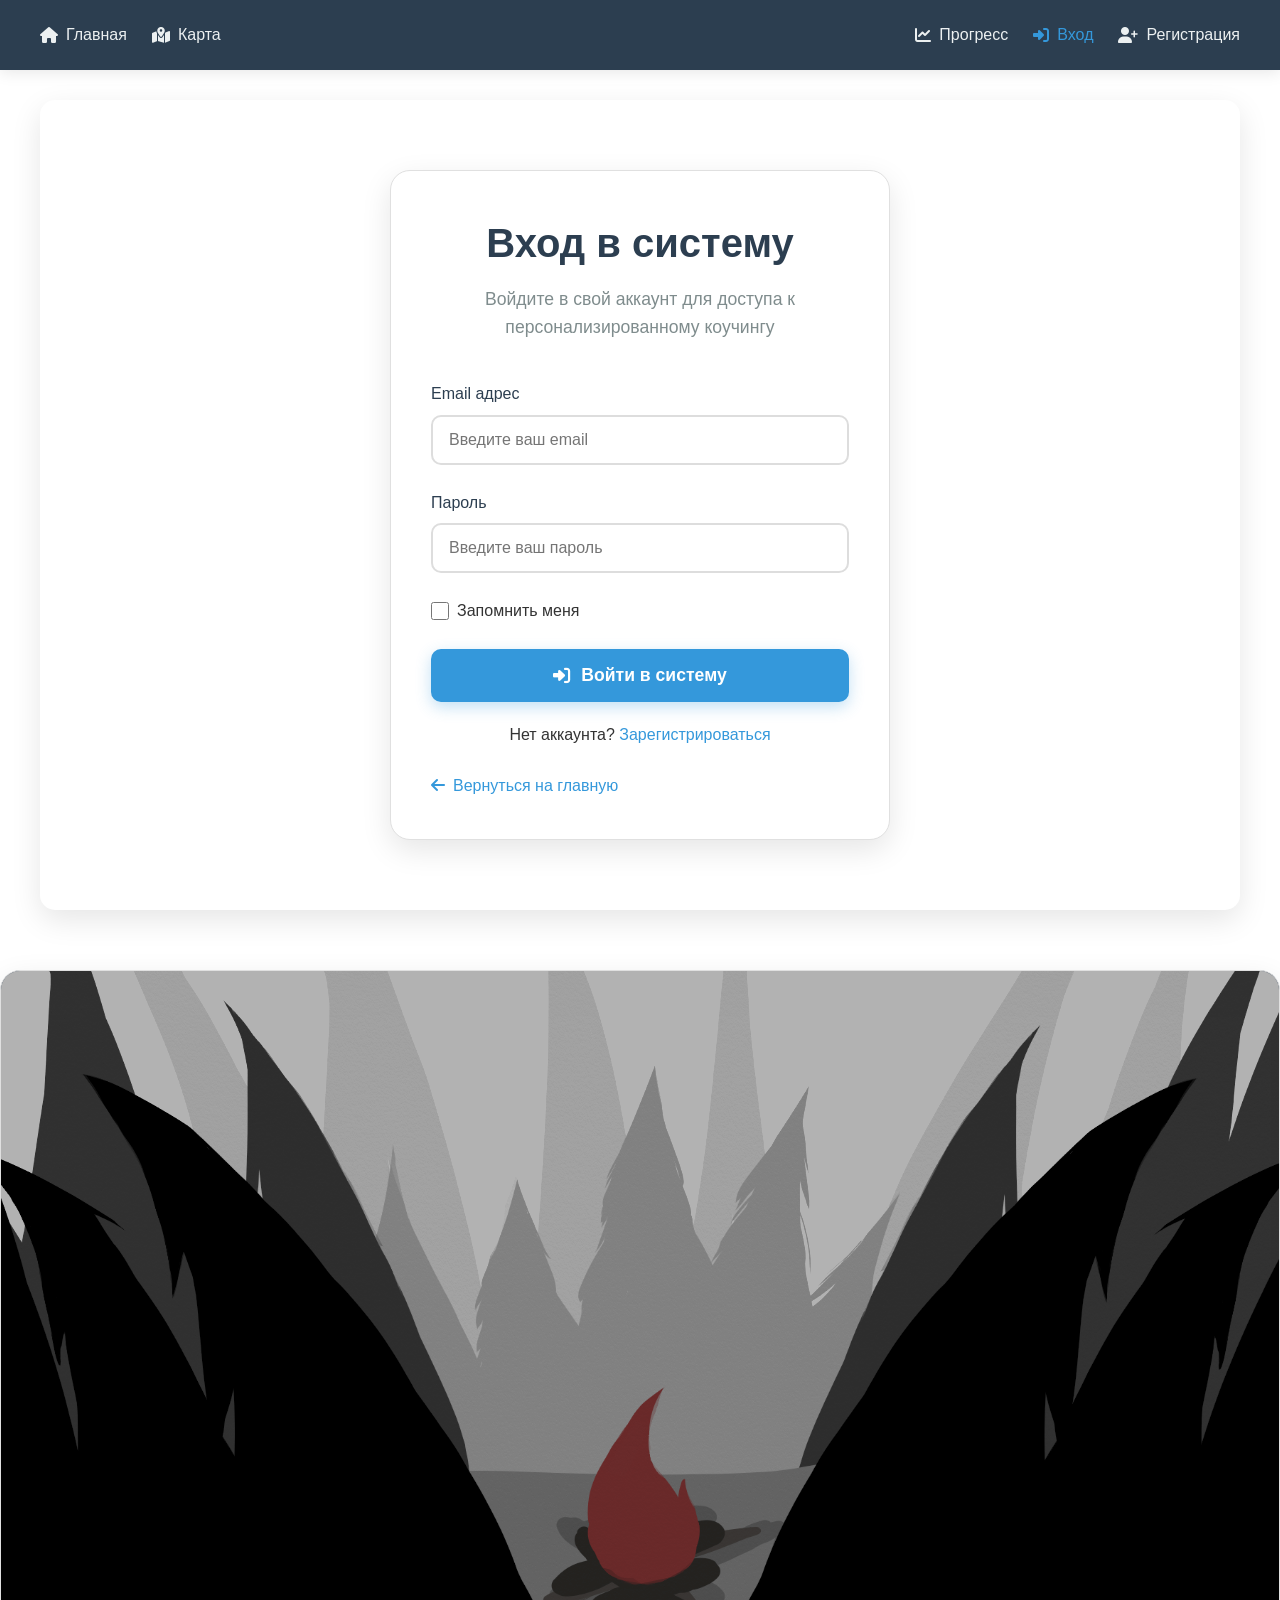
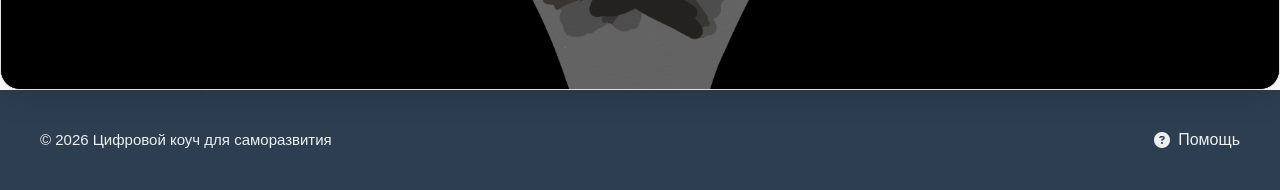
<file: login.html>
<!DOCTYPE html>
<html lang="ru">
<head>
    <meta charset="UTF-8">
    <meta name="viewport" content="width=device-width, initial-scale=1.0">
    <title>Вход - Цифровой коуч для саморазвития</title>
    <link rel="stylesheet" href="style.css">
    <link rel="stylesheet" href="https://cdnjs.cloudflare.com/ajax/libs/font-awesome/6.4.0/css/all.min.css">
    <style>
        :root {
            --bg-color: #ffffff;
            --text-color: #333333;
            --header-bg: #2c3e50;
            --card-bg: #ffffff;
            --card-border: #e0e0e0;
            --primary-color: #3498db;
            --secondary-color: #2980b9;
            --stat-bg: #f8f9fa;
            --footer-bg: #2c3e50;
            --footer-text: #ecf0f1;
            --modal-bg: #ffffff;
            --input-border: #ddd;
            --shadow-color: rgba(0, 0, 0, 0.1);
            --hover-bg: #f0f0f0;
            --title-color: #2c3e50;
            --text-muted: #7f8c8d;
            --error-bg: #f8d7da;
            --error-text: #721c24;
            --error-border: #f5c6cb;
        }

        body.dark-theme {
            --bg-color: #1a1a1a;
            --text-color: #e0e0e0;
            --header-bg: #1e1e1e;
            --card-bg: #2d2d2d;
            --card-border: #444444;
            --primary-color: #4a9eff;
            --secondary-color: #3a7bd5;
            --stat-bg: #2d2d2d;
            --footer-bg: #1e1e1e;
            --footer-text: #b0b0b0;
            --modal-bg: #2d2d2d;
            --input-border: #555555;
            --shadow-color: rgba(0, 0, 0, 0.5);
            --hover-bg: #3d3d3d;
            --title-color: #ffffff;
            --text-muted: #b0b0b0;
            --error-bg: #442326;
            --error-text: #f8d7da;
            --error-border: #742a2f;
        }

        * {
            margin: 0;
            padding: 0;
            box-sizing: border-box;
        }

        body {
            background-color: var(--bg-color);
            color: var(--text-color);
            transition: background-color 0.3s, color 0.3s;
            min-height: 100vh;
            display: flex;
            flex-direction: column;
            font-family: 'Segoe UI', Tahoma, Geneva, Verdana, sans-serif;
        }

        .header {
            background-color: var(--header-bg);
            padding: 0 20px;
            height: 70px;
            box-shadow: 0 2px 15px var(--shadow-color);
        }

        .nav {
            display: flex;
            justify-content: space-between;
            align-items: center;
            height: 100%;
            max-width: 1200px;
            margin: 0 auto;
        }

        .nav-left, .nav-right {
            display: flex;
            gap: 25px;
        }

        .nav a {
            color: var(--footer-text);
            text-decoration: none;
            font-size: 16px;
            transition: color 0.3s;
            display: flex;
            align-items: center;
            gap: 8px;
        }

        .nav a:hover,
        .nav a.active {
            color: var(--primary-color);
        }

        .main-content {
            flex: 1;
            max-width: 1200px;
            margin: 30px auto;
            padding: 20px;
            width: 100%;
        }

        .login-container {
            max-width: 500px;
            margin: 50px auto;
            padding: 40px;
            background-color: var(--card-bg);
            border-radius: 20px;
            box-shadow: 0 10px 30px var(--shadow-color);
            border: 1px solid var(--card-border);
            transition: transform 0.3s ease;
        }

        .login-container:hover {
            transform: translateY(-5px);
            box-shadow: 0 15px 40px var(--shadow-color);
        }

        .login-header {
            text-align: center;
            margin-bottom: 40px;
        }

        .login-header h1 {
            font-size: 2.5rem;
            color: var(--title-color);
            margin-bottom: 10px;
        }

        .login-header p {
            color: var(--text-muted);
            font-size: 1.1rem;
        }

        .error-message {
            background-color: var(--error-bg);
            color: var(--error-text);
            padding: 12px;
            border-radius: 8px;
            margin-bottom: 20px;
            border: 1px solid var(--error-border);
            display: none;
        }

        .form-group {
            margin-bottom: 25px;
        }

        .form-group label {
            display: block;
            margin-bottom: 8px;
            color: var(--title-color);
            font-weight: 500;
        }

        .form-control {
            width: 100%;
            padding: 14px 16px;
            border: 2px solid var(--input-border);
            border-radius: 10px;
            font-size: 1rem;
            background-color: var(--card-bg);
            color: var(--text-color);
            transition: all 0.3s;
        }

        .form-control:focus {
            outline: none;
            border-color: var(--primary-color);
            box-shadow: 0 0 0 3px rgba(52, 152, 219, 0.2);
        }

        .checkbox-group {
            display: flex;
            align-items: center;
            gap: 8px;
        }

        .checkbox-group input[type="checkbox"] {
            width: 18px;
            height: 18px;
            accent-color: var(--primary-color);
            cursor: pointer;
        }

        .checkbox-group label {
            margin-bottom: 0;
            cursor: pointer;
            color: var(--text-color);
        }

        .login-btn {
            width: 100%;
            padding: 16px;
            background: var(--primary-color);
            color: white;
            border: none;
            border-radius: 10px;
            font-size: 1.1rem;
            font-weight: 600;
            cursor: pointer;
            transition: all 0.3s;
            display: flex;
            align-items: center;
            justify-content: center;
            gap: 10px;
            margin-top: 10px;
            box-shadow: 0 5px 15px rgba(52, 152, 219, 0.3);
        }

        .login-btn:hover {
            background: var(--secondary-color);
            transform: translateY(-3px);
            box-shadow: 0 8px 25px rgba(52, 152, 219, 0.4);
        }

        .login-btn:disabled {
            opacity: 0.7;
            cursor: not-allowed;
            transform: none;
        }

        .login-btn i {
            font-size: 1.1rem;
        }

        .back-link {
            display: inline-flex;
            align-items: center;
            gap: 8px;
            color: var(--primary-color);
            text-decoration: none;
            margin-top: 25px;
            transition: color 0.3s;
        }

        .back-link:hover {
            color: var(--secondary-color);
        }

        .rotating-background {
            height: 80vh;
            min-height: 500px;
            position: relative;
            margin-top: 30px;
            flex: 0 0 auto;
            overflow: hidden;
            background-color: var(--header-bg);
            border-radius: 20px;
            box-shadow: 0 10px 30px var(--shadow-color);
            border: 1px solid var(--card-border);
        }

        .slide {
            position: absolute;
            top: 0;
            left: 0;
            width: 100%;
            height: 100%;
            background-size: cover;
            background-position: center;
            opacity: 0;
            z-index: 1;
            filter: brightness(1.05) contrast(1.05);
            transition: opacity 0.5s ease-in-out;
            will-change: opacity;
        }

        .slide.active {
            opacity: 1;
            z-index: 2;
        }

        .image-overlay {
            position: absolute;
            top: 0;
            left: 0;
            width: 100%;
            height: 100%;
            background: rgba(0, 0, 0, 0.3);
            z-index: 3;
            pointer-events: none;
        }

        .footer {
            background-color: var(--footer-bg);
            color: var(--footer-text);
            padding: 25px 20px;
            margin-top: auto;
        }

        .footer-content {
            display: flex;
            justify-content: space-between;
            align-items: center;
            max-width: 1200px;
            margin: 0 auto;
        }

        .footer-left span {
            color: var(--footer-text);
        }

        .footer-right {
            display: flex;
            gap: 25px;
        }

        .footer-right a {
            color: var(--footer-text);
            text-decoration: none;
            font-size: 16px;
            transition: color 0.3s;
            display: flex;
            align-items: center;
            gap: 8px;
        }

        .footer-right a:hover,
        .footer-right a.active {
            color: var(--primary-color);
        }

        @media (max-width: 768px) {
            .login-container {
                margin: 30px 20px;
                padding: 30px 20px;
            }
            
            .login-header h1 {
                font-size: 2rem;
            }
            
            .rotating-background {
                height: 50vh;
                min-height: 350px;
            }

            .footer-content {
                flex-direction: column;
                gap: 15px;
                text-align: center;
            }

            .footer-right {
                gap: 15px;
            }
        }

        @media (max-width: 480px) {
            .login-container {
                padding: 20px 15px;
            }

            .login-header h1 {
                font-size: 1.8rem;
            }
        }
    </style>
</head>
<body>
    <header class="header">
        <nav class="nav">
            <div class="nav-left">
                <a href="index.html"><i class="fas fa-home"></i> Главная</a>
                <a href="locations.html"><i class="fas fa-map-marked-alt"></i> Карта</a>
            </div>
            <div class="nav-right" id="navRight"></div>
        </nav>
    </header>

    <main class="main-content">
        <div class="login-container">
            <div class="login-header">
                <h1>Вход в систему</h1>
                <p>Войдите в свой аккаунт для доступа к персонализированному коучингу</p>
            </div>
            
            <div id="errorMessage" class="error-message"></div>
            
            <form id="loginForm">
                <div class="form-group">
                    <label for="email">Email адрес</label>
                    <input type="email" id="email" class="form-control" placeholder="Введите ваш email" required>
                </div>
                
                <div class="form-group">
                    <label for="password">Пароль</label>
                    <input type="password" id="password" class="form-control" placeholder="Введите ваш пароль" required>
                </div>
                
                <div class="form-group checkbox-group">
                    <input type="checkbox" id="remember">
                    <label for="remember">Запомнить меня</label>
                </div>
                
                <button type="submit" class="login-btn" id="submitBtn">
                    <i class="fas fa-sign-in-alt"></i> Войти в систему
                </button>
                
                <div style="text-align: center; margin-top: 20px;">
                    <p>Нет аккаунта? <a href="register.html" style="color: var(--primary-color); text-decoration: none;">Зарегистрироваться</a></p>
                </div>
                
                <a href="index.html" class="back-link">
                    <i class="fas fa-arrow-left"></i> Вернуться на главную
                </a>
            </form>
        </div>
    </main>

    <div class="rotating-background">
        <div class="image-overlay"></div>
        <div id="slide1" class="slide"></div>
        <div id="slide2" class="slide"></div>
        <div id="slide3" class="slide"></div>
    </div>

    <footer class="footer">
        <div class="footer-content">
            <div class="footer-left">
                <span>© 2026 Цифровой коуч для саморазвития</span>
            </div>
            <div class="footer-right">
                <a href="help.html"><i class="fas fa-question-circle"></i> Помощь</a>
            </div>
        </div>
    </footer>

    <script src="script.js"></script>
    <script>
        document.addEventListener('DOMContentLoaded', function() {
            if (localStorage.getItem('theme') === 'dark') {
                document.body.classList.add('dark-theme');
            }

            const imagePaths = [
                'images/gorit.png',
                'images/gorit2.png',
                'images/gorit3.png'
            ];
            
            const fallbackImages = [
                'https://images.unsplash.com/photo-1553877522-43269d4ea984?ixlib=rb-4.0.3&auto=format&fit=crop&w=1920&q=80',
                'https://images.unsplash.com/photo-1517077304055-6e89abbf09b0?ixlib=rb-4.0.3&auto=format&fit=crop&w=1920&q=80',
                'https://images.unsplash.com/photo-1506905925346-21bda4d32df4?ixlib=rb-4.0.3&auto=format&fit=crop&w=1920&q=80'
            ];
            
            const slides = [
                document.getElementById('slide1'),
                document.getElementById('slide2'),
                document.getElementById('slide3')
            ];
            
            let currentIndex = 0;
            let direction = 1;
            let isTransitioning = false;
            
            function checkImageAvailability(url, callback) {
                const img = new Image();
                img.onload = () => callback(true, url);
                img.onerror = () => callback(false, url);
                img.src = url;
            }
            
            function preloadImages() {
                const promises = imagePaths.map((path, index) => {
                    return new Promise((resolve) => {
                        checkImageAvailability(path, (isAvailable, url) => {
                            if (isAvailable) {
                                slides[index].style.backgroundImage = `url('${url}')`;
                            } else {
                                const fallbackUrl = fallbackImages[index % fallbackImages.length];
                                slides[index].style.backgroundImage = `url('${fallbackUrl}')`;
                            }
                            resolve();
                        });
                    });
                });
                
                Promise.all(promises).then(() => {
                    setTimeout(() => {
                        changeSlide(0);
                    }, 100);
                });
            }
            
            function changeSlide(index) {
                if (isTransitioning) return;
                
                isTransitioning = true;
                
                slides.forEach(slide => {
                    slide.classList.remove('active');
                });
                
                slides[index].classList.add('active');
                currentIndex = index;
                
                setTimeout(() => {
                    isTransitioning = false;
                }, 500);
            }
            
            function startAutoSlide() {
                setInterval(() => {
                    if (isTransitioning) return;
                    
                    if (currentIndex === 2) {
                        direction = -1;
                    } else if (currentIndex === 0) {
                        direction = 1;
                    }
                    
                    const nextIndex = currentIndex + direction;
                    changeSlide(nextIndex);
                }, 5000);
            }
            
            preloadImages();
            
            setTimeout(() => {
                startAutoSlide();
            }, 500);
            
            const loginForm = document.getElementById('loginForm');
            const errorMessage = document.getElementById('errorMessage');
            const submitBtn = document.getElementById('submitBtn');
            
            loginForm.addEventListener('submit', async function(e) {
                e.preventDefault();
                
                const email = document.getElementById('email').value;
                const password = document.getElementById('password').value;
                
                if (!email || !password) {
                    showError('Пожалуйста, заполните все поля');
                    return;
                }
                
                submitBtn.disabled = true;
                submitBtn.innerHTML = '<i class="fas fa-spinner fa-spin"></i> Вход...';
                
                try {
                    const response = await fetch('https://rasveta-backend-5uj2.onrender.com/api/auth/login', {
                        method: 'POST',
                        headers: {
                            'Content-Type': 'application/json'
                        },
                        body: JSON.stringify({ email, password })
                    });
                    
                    const data = await response.json();
                    
                    if (!response.ok) {
                        throw new Error(data.error || 'Ошибка при входе');
                    }
                    
                    localStorage.setItem('token', data.token);
                    localStorage.setItem('user', JSON.stringify(data.user));
                    
                    window.location.href = 'locations.html';
                    
                } catch (error) {
                    console.error('Ошибка:', error);
                    showError(error.message);
                    
                    submitBtn.disabled = false;
                    submitBtn.innerHTML = '<i class="fas fa-sign-in-alt"></i> Войти в систему';
                }
            });
            
            function showError(message) {
                errorMessage.textContent = message;
                errorMessage.style.display = 'block';
                
                setTimeout(() => {
                    errorMessage.style.display = 'none';
                }, 5000);
            }
            
            if (localStorage.getItem('token')) {
                window.location.href = 'locations.html';
            }
        });
    </script>
</body>
</html>
</file>
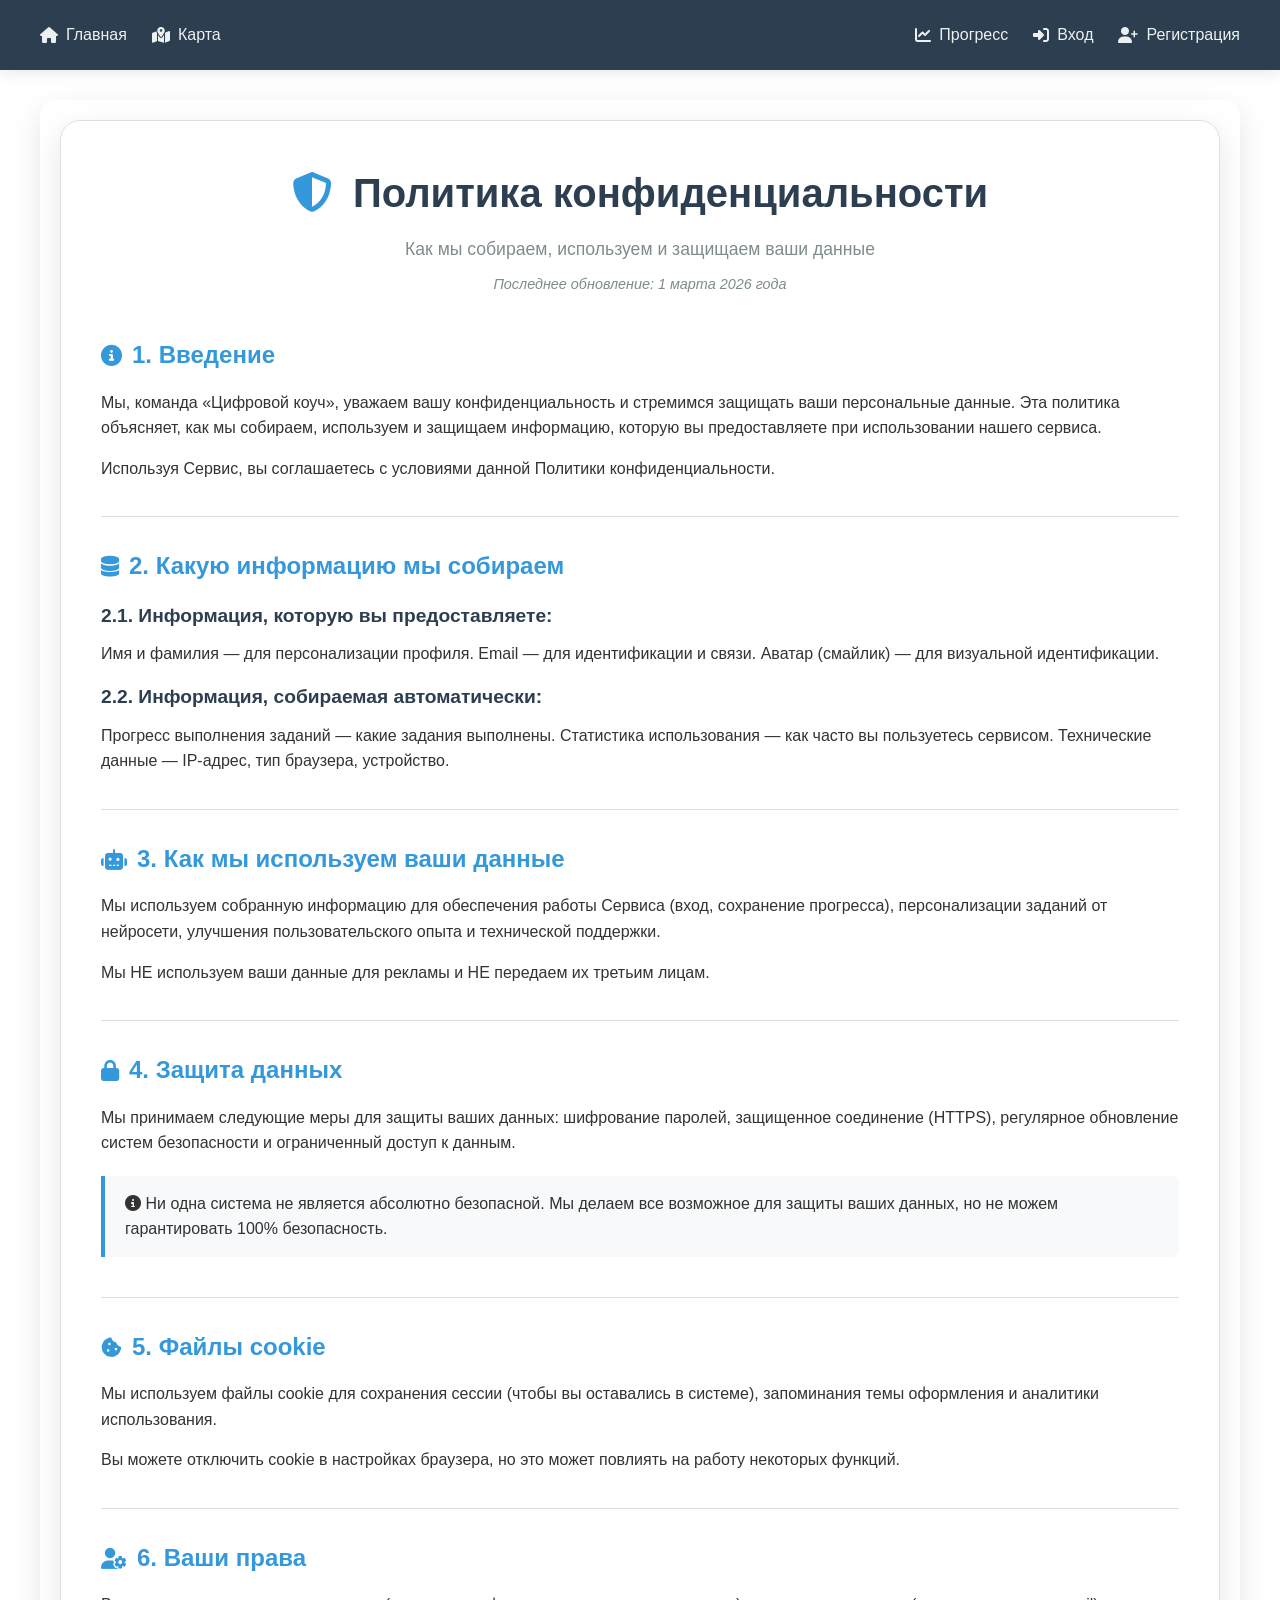
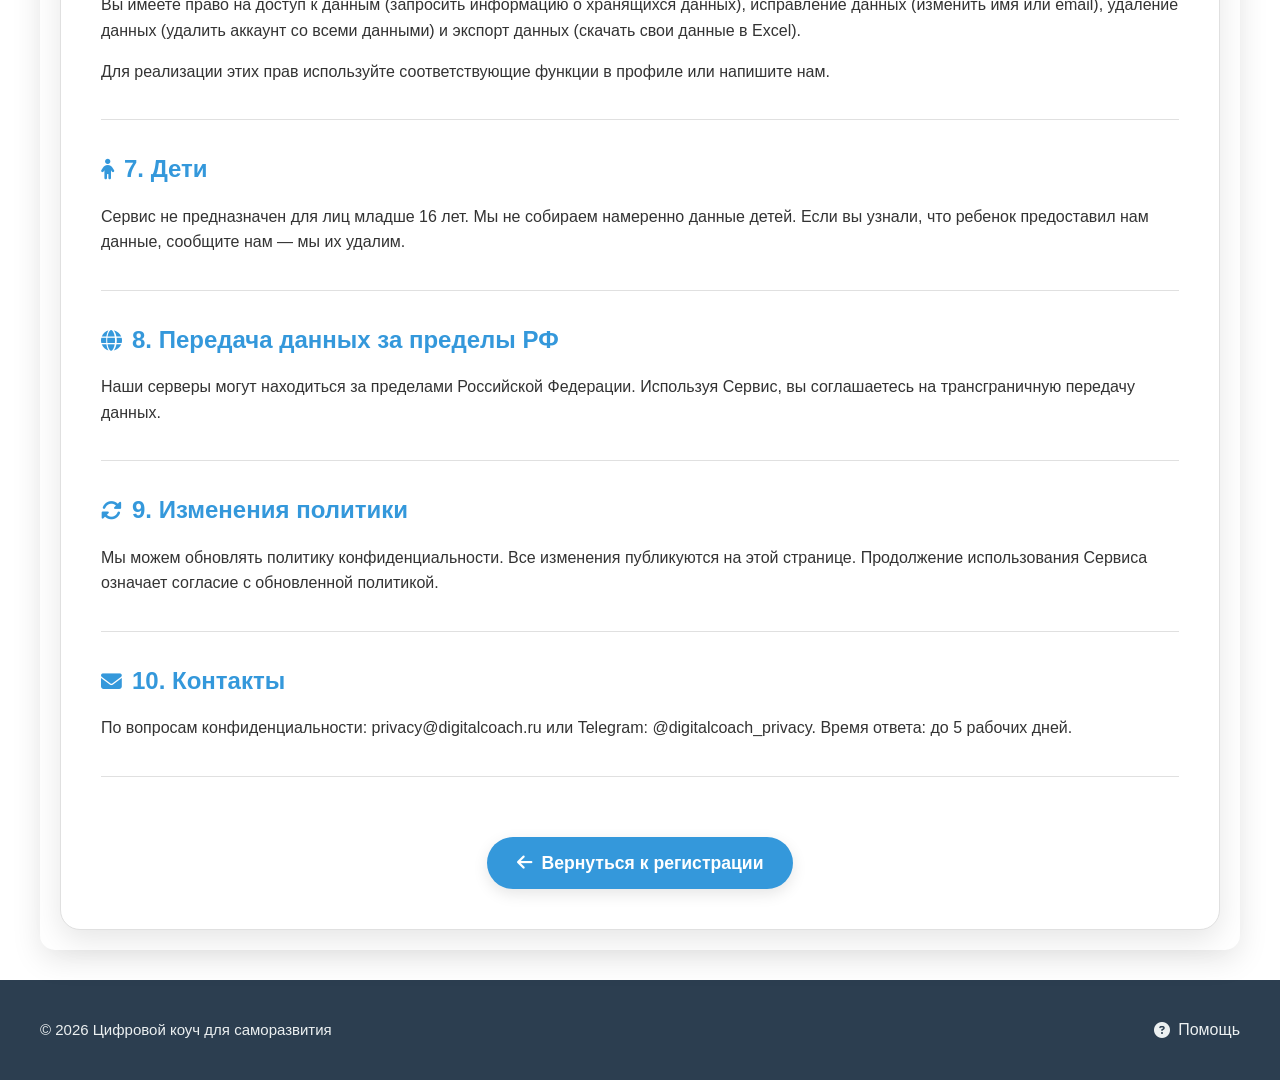
<file: privacy.html>
<!DOCTYPE html>
<html lang="ru">
<head>
    <meta charset="UTF-8">
    <meta name="viewport" content="width=device-width, initial-scale=1.0">
    <title>Политика конфиденциальности - Цифровой коуч</title>
    <link rel="stylesheet" href="style.css">
    <link rel="stylesheet" href="https://cdnjs.cloudflare.com/ajax/libs/font-awesome/6.4.0/css/all.min.css">
    <style>
        :root {
            --bg-color: #ffffff;
            --text-color: #333333;
            --header-bg: #2c3e50;
            --card-bg: #ffffff;
            --card-border: #e0e0e0;
            --primary-color: #3498db;
            --secondary-color: #2980b9;
            --stat-bg: #f8f9fa;
            --footer-bg: #2c3e50;
            --footer-text: #ecf0f1;
            --shadow-color: rgba(0, 0, 0, 0.1);
            --title-color: #2c3e50;
            --text-muted: #7f8c8d;
        }

        body.dark-theme {
            --bg-color: #1a1a1a;
            --text-color: #e0e0e0;
            --header-bg: #1e1e1e;
            --card-bg: #2d2d2d;
            --card-border: #444444;
            --primary-color: #4a9eff;
            --secondary-color: #3a7bd5;
            --stat-bg: #2d2d2d;
            --footer-bg: #1e1e1e;
            --footer-text: #b0b0b0;
            --shadow-color: rgba(0, 0, 0, 0.5);
            --title-color: #ffffff;
            --text-muted: #b0b0b0;
        }

        * {
            margin: 0;
            padding: 0;
            box-sizing: border-box;
        }

        body {
            background-color: var(--bg-color);
            color: var(--text-color);
            transition: background-color 0.3s, color 0.3s;
            min-height: 100vh;
            display: flex;
            flex-direction: column;
            font-family: 'Segoe UI', Tahoma, Geneva, Verdana, sans-serif;
        }

        .header {
            background-color: var(--header-bg);
            padding: 0 20px;
            height: 70px;
            box-shadow: 0 2px 15px var(--shadow-color);
        }

        .nav {
            display: flex;
            justify-content: space-between;
            align-items: center;
            height: 100%;
            max-width: 1200px;
            margin: 0 auto;
        }

        .nav-left, .nav-right {
            display: flex;
            gap: 25px;
        }

        .nav a {
            color: var(--footer-text);
            text-decoration: none;
            font-size: 16px;
            transition: color 0.3s;
            display: flex;
            align-items: center;
            gap: 8px;
        }

        .nav a:hover,
        .nav a.active {
            color: var(--primary-color);
        }

        .main-content {
            flex: 1;
            max-width: 1200px;
            margin: 30px auto;
            padding: 20px;
            width: 100%;
        }

        .privacy-container {
            background: var(--card-bg);
            border-radius: 20px;
            padding: 40px;
            box-shadow: 0 10px 30px var(--shadow-color);
            border: 1px solid var(--card-border);
        }

        .privacy-header {
            text-align: center;
            margin-bottom: 40px;
        }

        .privacy-header h1 {
            font-size: 2.5rem;
            color: var(--title-color);
            margin-bottom: 10px;
        }

        .privacy-header h1 i {
            color: var(--primary-color);
            margin-right: 10px;
        }

        .privacy-header p {
            color: var(--text-muted);
            font-size: 1.1rem;
        }

        .last-updated {
            text-align: center;
            margin-top: 10px;
            font-size: 0.9rem;
            color: var(--text-muted);
            font-style: italic;
        }

        .privacy-section {
            margin-bottom: 30px;
            padding-bottom: 20px;
            border-bottom: 1px solid var(--card-border);
        }

        .privacy-section:last-child {
            border-bottom: none;
        }

        .privacy-section h2 {
            font-size: 1.5rem;
            color: var(--primary-color);
            margin-bottom: 15px;
            display: flex;
            align-items: center;
            gap: 10px;
        }

        .privacy-section h2 i {
            font-size: 1.3rem;
        }

        .privacy-section h3 {
            font-size: 1.2rem;
            color: var(--title-color);
            margin: 15px 0 10px;
        }

        .privacy-section p {
            margin-bottom: 15px;
            line-height: 1.6;
            color: var(--text-color);
        }

        .highlight-box {
            background: var(--stat-bg);
            border-left: 4px solid var(--primary-color);
            padding: 15px 20px;
            margin: 20px 0;
            border-radius: 0 8px 8px 0;
        }

        .highlight-box p {
            margin: 0;
        }

        .back-btn {
            display: inline-flex;
            align-items: center;
            gap: 10px;
            margin-top: 30px;
            padding: 12px 30px;
            background: var(--primary-color);
            color: white;
            text-decoration: none;
            border-radius: 30px;
            font-size: 1.1rem;
            font-weight: 600;
            transition: all 0.3s ease;
            box-shadow: 0 5px 15px var(--shadow-color);
        }

        .back-btn:hover {
            background: var(--secondary-color);
            transform: translateY(-3px);
            box-shadow: 0 8px 25px var(--shadow-color);
        }

        .footer {
            background-color: var(--footer-bg);
            color: var(--footer-text);
            padding: 25px 20px;
            margin-top: auto;
        }

        .footer-content {
            display: flex;
            justify-content: space-between;
            align-items: center;
            max-width: 1200px;
            margin: 0 auto;
        }

        .footer-left span {
            color: var(--footer-text);
        }

        .footer-right {
            display: flex;
            gap: 25px;
        }

        .footer-right a {
            color: var(--footer-text);
            text-decoration: none;
            font-size: 16px;
            transition: color 0.3s;
            display: flex;
            align-items: center;
            gap: 8px;
        }

        .footer-right a:hover,
        .footer-right a.active {
            color: var(--primary-color);
        }

        @media (max-width: 768px) {
            .privacy-container {
                padding: 25px;
            }
            
            .privacy-header h1 {
                font-size: 2rem;
            }
            
            .footer-content {
                flex-direction: column;
                gap: 15px;
                text-align: center;
            }
            
            .footer-right {
                gap: 15px;
            }
        }
    </style>
</head>
<body>
    <header class="header">
        <nav class="nav">
            <div class="nav-left">
                <a href="index.html"><i class="fas fa-home"></i> Главная</a>
                <a href="locations.html"><i class="fas fa-map-marked-alt"></i> Карта</a>
            </div>
            <div class="nav-right" id="navRight"></div>
        </nav>
    </header>

    <main class="main-content">
        <div class="privacy-container">
            <div class="privacy-header">
                <h1><i class="fas fa-shield-alt"></i> Политика конфиденциальности</h1>
                <p>Как мы собираем, используем и защищаем ваши данные</p>
                <div class="last-updated">Последнее обновление: 1 марта 2026 года</div>
            </div>

            <div class="privacy-section">
                <h2><i class="fas fa-info-circle"></i> 1. Введение</h2>
                <p>Мы, команда «Цифровой коуч», уважаем вашу конфиденциальность и стремимся защищать ваши персональные данные. Эта политика объясняет, как мы собираем, используем и защищаем информацию, которую вы предоставляете при использовании нашего сервиса.</p>
                <p>Используя Сервис, вы соглашаетесь с условиями данной Политики конфиденциальности.</p>
            </div>

            <div class="privacy-section">
                <h2><i class="fas fa-database"></i> 2. Какую информацию мы собираем</h2>
                
                <h3>2.1. Информация, которую вы предоставляете:</h3>
                <p>Имя и фамилия — для персонализации профиля. Email — для идентификации и связи. Аватар (смайлик) — для визуальной идентификации.</p>

                <h3>2.2. Информация, собираемая автоматически:</h3>
                <p>Прогресс выполнения заданий — какие задания выполнены. Статистика использования — как часто вы пользуетесь сервисом. Технические данные — IP-адрес, тип браузера, устройство.</p>
            </div>

            <div class="privacy-section">
                <h2><i class="fas fa-robot"></i> 3. Как мы используем ваши данные</h2>
                <p>Мы используем собранную информацию для обеспечения работы Сервиса (вход, сохранение прогресса), персонализации заданий от нейросети, улучшения пользовательского опыта и технической поддержки.</p>
                <p>Мы НЕ используем ваши данные для рекламы и НЕ передаем их третьим лицам.</p>
            </div>

            <div class="privacy-section">
                <h2><i class="fas fa-lock"></i> 4. Защита данных</h2>
                <p>Мы принимаем следующие меры для защиты ваших данных: шифрование паролей, защищенное соединение (HTTPS), регулярное обновление систем безопасности и ограниченный доступ к данным.</p>
                
                <div class="highlight-box">
                    <p><i class="fas fa-info-circle"></i> Ни одна система не является абсолютно безопасной. Мы делаем все возможное для защиты ваших данных, но не можем гарантировать 100% безопасность.</p>
                </div>
            </div>

            <div class="privacy-section">
                <h2><i class="fas fa-cookie-bite"></i> 5. Файлы cookie</h2>
                <p>Мы используем файлы cookie для сохранения сессии (чтобы вы оставались в системе), запоминания темы оформления и аналитики использования.</p>
                <p>Вы можете отключить cookie в настройках браузера, но это может повлиять на работу некоторых функций.</p>
            </div>

            <div class="privacy-section">
                <h2><i class="fas fa-user-cog"></i> 6. Ваши права</h2>
                <p>Вы имеете право на доступ к данным (запросить информацию о хранящихся данных), исправление данных (изменить имя или email), удаление данных (удалить аккаунт со всеми данными) и экспорт данных (скачать свои данные в Excel).</p>
                <p>Для реализации этих прав используйте соответствующие функции в профиле или напишите нам.</p>
            </div>

            <div class="privacy-section">
                <h2><i class="fas fa-child"></i> 7. Дети</h2>
                <p>Сервис не предназначен для лиц младше 16 лет. Мы не собираем намеренно данные детей. Если вы узнали, что ребенок предоставил нам данные, сообщите нам — мы их удалим.</p>
            </div>

            <div class="privacy-section">
                <h2><i class="fas fa-globe"></i> 8. Передача данных за пределы РФ</h2>
                <p>Наши серверы могут находиться за пределами Российской Федерации. Используя Сервис, вы соглашаетесь на трансграничную передачу данных.</p>
            </div>

            <div class="privacy-section">
                <h2><i class="fas fa-sync-alt"></i> 9. Изменения политики</h2>
                <p>Мы можем обновлять политику конфиденциальности. Все изменения публикуются на этой странице. Продолжение использования Сервиса означает согласие с обновленной политикой.</p>
            </div>

            <div class="privacy-section">
                <h2><i class="fas fa-envelope"></i> 10. Контакты</h2>
                <p>По вопросам конфиденциальности: privacy@digitalcoach.ru или Telegram: @digitalcoach_privacy. Время ответа: до 5 рабочих дней.</p>
            </div>

            <div style="text-align: center;">
                <a href="register.html" class="back-btn">
                    <i class="fas fa-arrow-left"></i> Вернуться к регистрации
                </a>
            </div>
        </div>
    </main>

    <footer class="footer">
        <div class="footer-content">
            <div class="footer-left">
                <span>© 2026 Цифровой коуч для саморазвития</span>
            </div>
            <div class="footer-right">
                <a href="help.html"><i class="fas fa-question-circle"></i> Помощь</a>
            </div>
        </div>
    </footer>

    <script src="script.js"></script>
    <script>
        document.addEventListener('DOMContentLoaded', function() {
            if (localStorage.getItem('theme') === 'dark') {
                document.body.classList.add('dark-theme');
            }
        });
    </script>
</body>
</html>
</file>
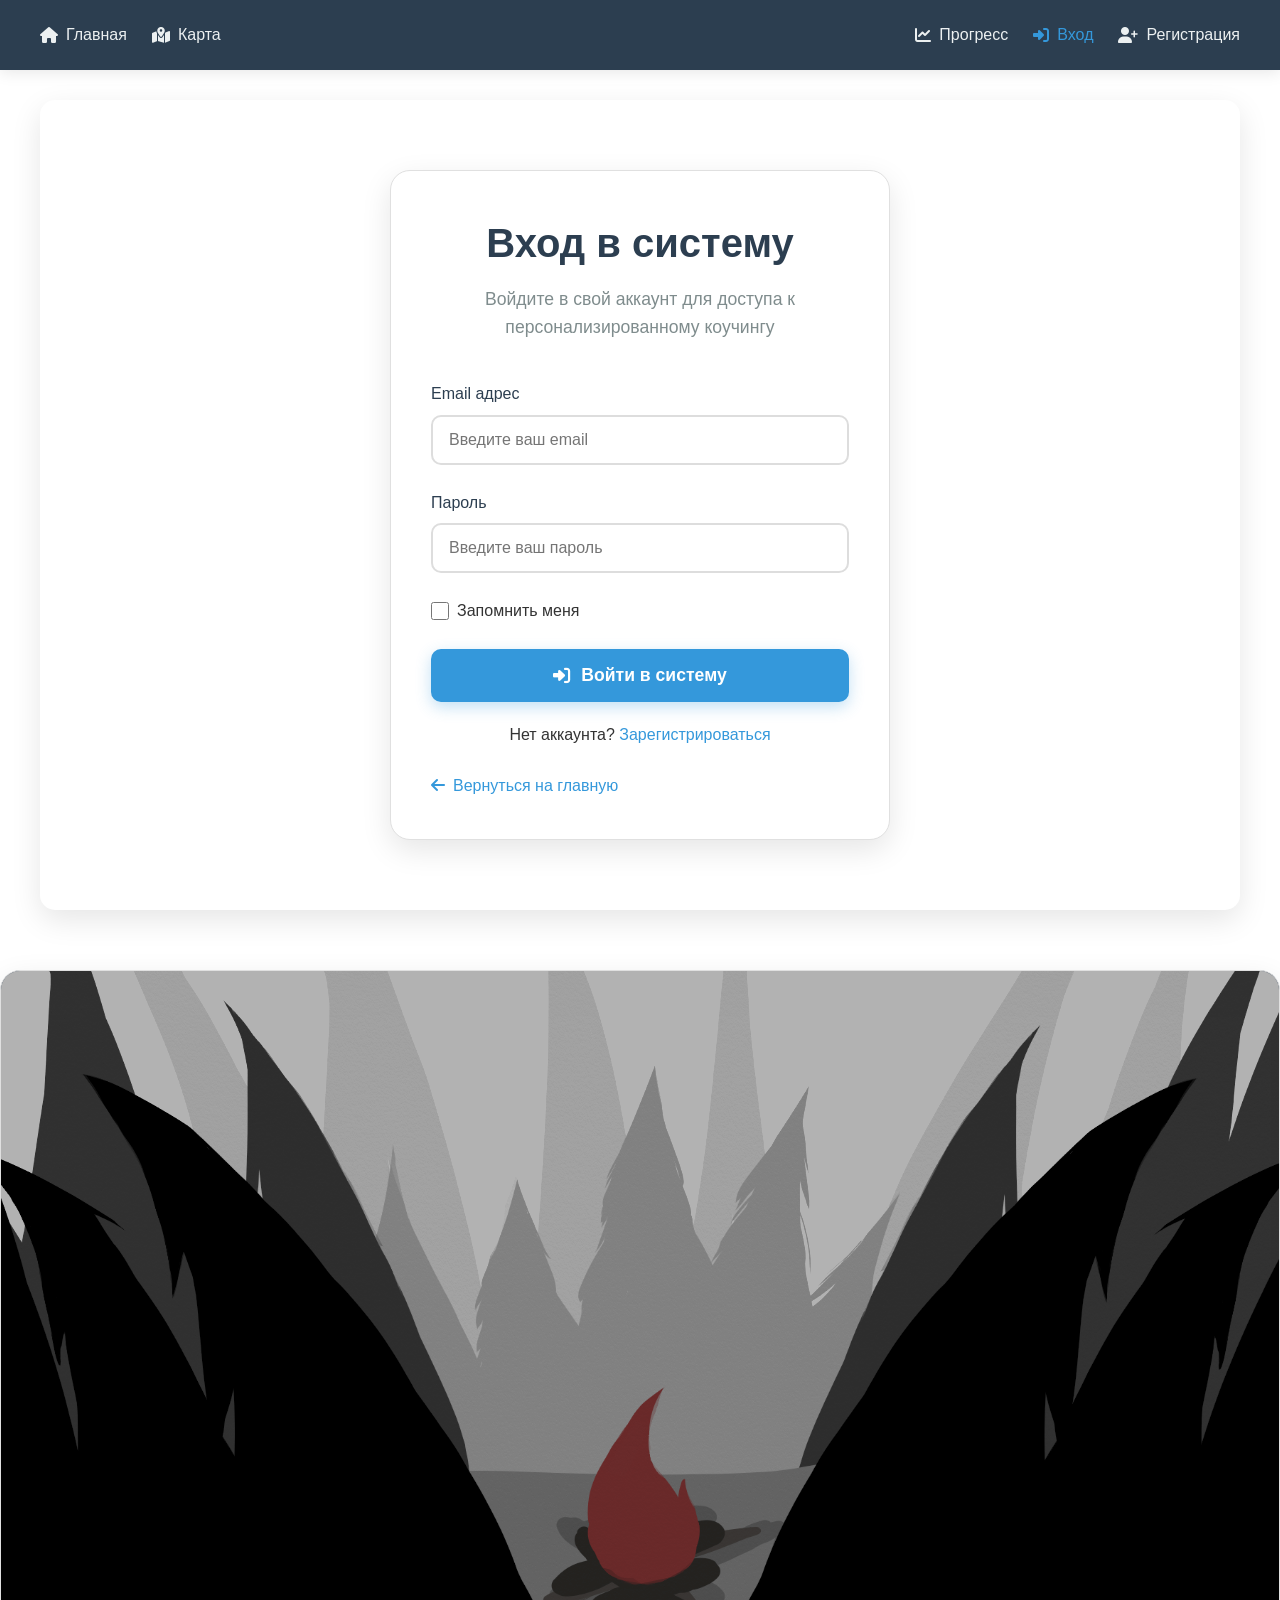
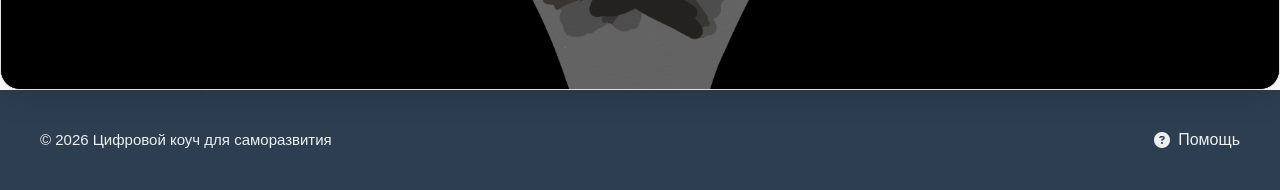
<file: profile.html>
<!DOCTYPE html>
<html lang="ru">
<head>
    <meta charset="UTF-8">
    <meta name="viewport" content="width=device-width, initial-scale=1.0">
    <title>Профиль - Цифровой коуч</title>
    <link rel="stylesheet" href="style.css">
    <link rel="stylesheet" href="https://cdnjs.cloudflare.com/ajax/libs/font-awesome/6.4.0/css/all.min.css">
    <style>
        :root {
            --bg-color: #ffffff;
            --text-color: #333333;
            --header-bg: #2c3e50;
            --card-bg: #ffffff;
            --card-border: #e0e0e0;
            --primary-color: #3498db;
            --secondary-color: #2980b9;
            --stat-bg: #f8f9fa;
            --footer-bg: #2c3e50;
            --footer-text: #ecf0f1;
            --modal-bg: #ffffff;
            --input-border: #ddd;
            --shadow-color: rgba(0, 0, 0, 0.1);
            --hover-bg: #f0f0f0;
            --title-color: #2c3e50;
            --text-muted: #7f8c8d;
            --avatar-bg: linear-gradient(135deg, #3498db, #2980b9);
            --delete-color: #e74c3c;
            --delete-hover: #c0392b;
            --progress-green: #27ae60;
            --progress-blue: #3498db;
            --progress-orange: #e67e22;
        }

        body.dark-theme {
            --bg-color: #1a1a1a;
            --text-color: #e0e0e0;
            --header-bg: #1e1e1e;
            --card-bg: #2d2d2d;
            --card-border: #444444;
            --primary-color: #4a9eff;
            --secondary-color: #3a7bd5;
            --stat-bg: #2d2d2d;
            --footer-bg: #1e1e1e;
            --footer-text: #b0b0b0;
            --modal-bg: #2d2d2d;
            --input-border: #555555;
            --shadow-color: rgba(0, 0, 0, 0.5);
            --hover-bg: #3d3d3d;
            --title-color: #ffffff;
            --text-muted: #b0b0b0;
            --avatar-bg: linear-gradient(135deg, #4a9eff, #3a7bd5);
            --delete-color: #e74c3c;
            --delete-hover: #c0392b;
        }

        * {
            margin: 0;
            padding: 0;
            box-sizing: border-box;
        }

        body {
            background-color: var(--bg-color);
            color: var(--text-color);
            transition: background-color 0.3s, color 0.3s;
            min-height: 100vh;
            display: flex;
            flex-direction: column;
            font-family: 'Segoe UI', Tahoma, Geneva, Verdana, sans-serif;
        }

        .header {
            background-color: var(--header-bg);
            padding: 0 20px;
            height: 70px;
            box-shadow: 0 2px 15px var(--shadow-color);
        }

        .nav {
            display: flex;
            justify-content: space-between;
            align-items: center;
            height: 100%;
            max-width: 1200px;
            margin: 0 auto;
        }

        .nav-left, .nav-right {
            display: flex;
            gap: 25px;
        }

        .nav a {
            color: var(--footer-text);
            text-decoration: none;
            font-size: 16px;
            transition: color 0.3s;
            display: flex;
            align-items: center;
            gap: 8px;
        }

        .nav a:hover,
        .nav a.active {
            color: var(--primary-color);
        }

        .main-content {
            flex: 1;
            max-width: 1200px;
            margin: 30px auto;
            padding: 20px;
            width: 100%;
        }

        .profile-container {
            max-width: 1000px;
            margin: 0 auto;
        }
        /* МОДАЛКА УДАЛЕНИЯ - ЖЁСТКО ПО ЦЕНТРУ */
#deleteModal {
    display: none !important;
    position: fixed !important;
    top: 0 !important;
    left: 0 !important;
    width: 100% !important;
    height: 100% !important;
    background: rgba(0, 0, 0, 0.7) !important;
    z-index: 10000 !important;
    align-items: center !important;
    justify-content: center !important;
}

#deleteModal[style*="display: flex"] {
    display: flex !important;
}

#deleteModal .modal-content {
    position: relative !important;
    margin: 0 auto !important;
    max-width: 500px !important;
    width: 95% !important;
    background: var(--modal-bg) !important;
    padding: 30px 25px !important;
    border-radius: 15px !important;
    text-align: center !important;
    left: auto !important;
    right: auto !important;
    transform: none !important;
}

#deleteModal h2,
#deleteModal p {
    text-align: center !important;
    width: 100% !important;
    margin-left: auto !important;
    margin-right: auto !important;
}

#deleteModal .modal-buttons {
    display: flex !important;
    justify-content: center !important;
    gap: 15px !important;
    width: 100% !important;
}

#deleteModal .modal-btn {
    flex: 0 1 auto !important;
    min-width: 120px !important;
}

        /* Фон профиля с изображением локации */
        .profile-background {
            position: relative;
            min-height: 400px;
            border-radius: 15px;
            overflow: hidden;
            margin-bottom: 20px;
            background-size: cover;
            background-position: center;
            box-shadow: 0 5px 15px var(--shadow-color);
            display: flex;
            align-items: center;
            justify-content: center;
            padding: 0;
            transition: background-image 0.5s ease;
        }

        .profile-background[data-location="forest"] {
            background-image: url('images/les.png');
        }

        .profile-background[data-location="hills"] {
            background-image: url('images/holmi.png');
        }

        .profile-background[data-location="beach"] {
            background-image: url('images/plyazh.png');
        }

        .profile-background::before {
            content: '';
            position: absolute;
            top: 0;
            left: 0;
            width: 100%;
            height: 100%;
            background: rgba(0, 0, 0, 0.3);
            z-index: 1;
        }

        .profile-header {
            position: relative;
            z-index: 2;
            text-align: center;
            width: 100%;
            background: rgba(255, 255, 255, 0.1);
            backdrop-filter: blur(3px);
            padding: 20px;
            border-top: 1px solid rgba(255, 255, 255, 0.2);
            color: white;
        }

        body.dark-theme .profile-header {
            background: rgba(0, 0, 0, 0.2);
        }

        .profile-avatar-container {
            position: relative;
            display: inline-block;
            margin-bottom: 10px;
            cursor: pointer;
        }

        .profile-avatar {
            width: 80px;
            height: 80px;
            border-radius: 50%;
            display: flex;
            align-items: center;
            justify-content: center;
            border: 3px solid white;
            box-shadow: 0 4px 10px rgba(0, 0, 0, 0.3);
            overflow: hidden;
            background: var(--avatar-bg);
            transition: transform 0.2s;
            margin: 0 auto;
        }

        .profile-avatar:hover {
            transform: scale(1.05);
        }

        .profile-avatar i {
            font-size: 35px;
            color: white;
        }

        .profile-avatar span {
            font-size: 2.5rem;
            line-height: 1;
        }

        .change-avatar-btn {
            position: absolute;
            bottom: 0px;
            right: 0px;
            width: 28px;
            height: 28px;
            background: var(--primary-color);
            border-radius: 50%;
            display: flex;
            align-items: center;
            justify-content: center;
            border: 2px solid white;
            cursor: pointer;
            transition: transform 0.2s;
        }

        .change-avatar-btn:hover {
            transform: scale(1.1);
        }

        .change-avatar-btn i {
            color: white;
            font-size: 12px;
        }

        .profile-header h1 {
            font-size: 1.6rem;
            color: white;
            margin-bottom: 5px;
            display: flex;
            align-items: center;
            justify-content: center;
            gap: 8px;
            text-shadow: 0 2px 5px rgba(0, 0, 0, 0.5);
        }

        .edit-name-btn {
            background: none;
            border: none;
            color: rgba(255, 255, 255, 0.9);
            font-size: 1rem;
            cursor: pointer;
            padding: 4px;
            border-radius: 4px;
            transition: all 0.2s;
        }

        .edit-name-btn:hover {
            color: white;
            background: rgba(255, 255, 255, 0.2);
        }

        .user-email {
            font-size: 0.85rem;
            color: rgba(255, 255, 255, 0.8);
            margin-top: 5px;
        }

        .user-email i {
            margin-right: 5px;
            color: var(--primary-color);
        }

        .location-progress-bar {
            background: rgba(0, 0, 0, 0.3);
            backdrop-filter: blur(5px);
            border-radius: 12px;
            padding: 12px 20px;
            margin-top: 15px;
            border: 1px solid rgba(255, 255, 255, 0.2);
            display: flex;
            align-items: center;
            justify-content: space-between;
            max-width: 300px;
            margin-left: auto;
            margin-right: auto;
        }

        .location-progress-info {
            display: flex;
            align-items: center;
            gap: 10px;
        }

        .location-progress-icon {
            width: 30px;
            height: 30px;
            border-radius: 50%;
            background: rgba(255, 255, 255, 0.2);
            display: flex;
            align-items: center;
            justify-content: center;
        }

        .location-progress-icon i {
            font-size: 1rem;
            color: white;
        }

        .location-progress-text {
            font-size: 0.9rem;
            color: white;
        }

        .location-progress-text span {
            font-weight: 600;
            color: var(--primary-color);
        }

        .location-progress-value {
            background: var(--primary-color);
            padding: 4px 12px;
            border-radius: 20px;
            font-size: 0.85rem;
            font-weight: 600;
            color: white;
        }

        .horizontal-sections {
            display: grid;
            grid-template-columns: 1fr;
            gap: 20px;
            margin-bottom: 20px;
        }

        .section-card {
            background: var(--card-bg);
            border-radius: 12px;
            padding: 25px;
            box-shadow: 0 5px 15px var(--shadow-color);
            border: 1px solid var(--card-border);
            transition: transform 0.3s ease;
        }

        .section-card:hover {
            transform: translateY(-2px);
            box-shadow: 0 8px 25px var(--shadow-color);
        }

        .section-card h2 {
            font-size: 1.5rem;
            color: var(--title-color);
            margin-bottom: 20px;
            display: flex;
            align-items: center;
            gap: 10px;
        }

        .section-card h2 i {
            color: var(--primary-color);
        }

        .stats-grid {
            display: grid;
            grid-template-columns: repeat(3, 1fr);
            gap: 15px;
        }

        .stat-item {
            text-align: center;
            padding: 15px;
            background: var(--stat-bg);
            border-radius: 8px;
            border: 1px solid var(--card-border);
            transition: transform 0.2s;
        }

        .stat-item:hover {
            transform: scale(1.02);
            border-color: var(--primary-color);
        }

        .stat-value {
            font-size: 1.8rem;
            font-weight: 700;
            color: var(--primary-color);
            margin-bottom: 5px;
        }

        .stat-label {
            color: var(--text-muted);
            font-size: 0.85rem;
        }

        .achievements-container {
            display: grid;
            grid-template-columns: repeat(auto-fit, minmax(300px, 1fr));
            gap: 15px;
        }

        .achievement-item {
            display: flex;
            align-items: center;
            padding: 15px;
            border-radius: 8px;
            background: var(--stat-bg);
            border: 1px solid var(--card-border);
            transition: transform 0.2s;
            opacity: 0.7;
        }

        .achievement-item.completed {
            opacity: 1;
            background: var(--card-bg);
            border-color: var(--primary-color);
            box-shadow: 0 0 15px rgba(52, 152, 219, 0.3);
        }

        .achievement-item:hover {
            transform: translateX(5px);
        }

        .achievement-icon {
            width: 50px;
            height: 50px;
            border-radius: 50%;
            display: flex;
            align-items: center;
            justify-content: center;
            margin-right: 15px;
            flex-shrink: 0;
            transition: all 0.3s;
            background: #95a5a6;
        }

        .achievement-icon.completed {
            background: var(--primary-color);
        }

        .achievement-icon i {
            color: white;
            font-size: 1.2rem;
        }

        .achievement-content {
            flex: 1;
        }

        .achievement-content h4 {
            color: var(--title-color);
            margin-bottom: 5px;
            font-size: 1.05rem;
        }

        .achievement-content p {
            color: var(--text-muted);
            font-size: 0.85rem;
            line-height: 1.4;
        }

        .achievement-date {
            color: var(--primary-color);
            font-size: 0.8rem;
            margin-top: 5px;
            font-weight: 500;
        }

        .switch {
            position: relative;
            display: inline-block;
            width: 60px;
            height: 34px;
        }

        .switch input {
            opacity: 0;
            width: 0;
            height: 0;
        }

        .slider {
            position: absolute;
            cursor: pointer;
            top: 0;
            left: 0;
            right: 0;
            bottom: 0;
            background-color: #ccc;
            transition: .4s;
            border-radius: 34px;
        }

        .slider:before {
            position: absolute;
            content: "";
            height: 26px;
            width: 26px;
            left: 4px;
            bottom: 4px;
            background-color: white;
            transition: .4s;
            border-radius: 50%;
        }

        input:checked + .slider {
            background-color: var(--primary-color);
        }

        input:focus + .slider {
            box-shadow: 0 0 1px var(--primary-color);
        }

        input:checked + .slider:before {
            transform: translateX(26px);
        }

        .delete-btn {
            background-color: transparent;
            border: 2px solid var(--delete-color);
            color: var(--delete-color);
            padding: 12px 25px;
            border-radius: 8px;
            font-size: 1rem;
            font-weight: 600;
            cursor: pointer;
            transition: all 0.3s;
            display: inline-flex;
            align-items: center;
            justify-content: center;
            gap: 10px;
            width: auto;
            min-width: 200px;
            margin: 15px auto 0;
        }

        .delete-btn:hover {
            background-color: var(--delete-color);
            color: white;
            transform: translateY(-2px);
            box-shadow: 0 5px 15px rgba(231, 76, 60, 0.3);
        }

        .delete-btn i {
            font-size: 1.1rem;
        }

        /* Модальные окна */
        .modal {
            display: none;
            position: fixed;
            top: 0;
            left: 0;
            width: 100%;
            height: 100%;
            background: rgba(0, 0, 0, 0.7);
            z-index: 1000;
            align-items: center;
            justify-content: center;
        }

        .modal-content {
            background: var(--modal-bg);
            padding: 25px;
            border-radius: 15px;
            max-width: 500px;
            width: 95%;
            box-shadow: 0 10px 30px var(--shadow-color);
            position: relative;
            border: 1px solid var(--card-border);
        }

        .modal-close {
            position: absolute;
            top: 10px;
            right: 10px;
            background: none;
            border: none;
            font-size: 1.3rem;
            color: var(--text-muted);
            cursor: pointer;
            transition: color 0.3s;
        }

        .modal-close:hover {
            color: #e74c3c;
        }

        .modal h2 {
            color: var(--title-color);
            margin-bottom: 20px;
            font-size: 1.4rem;
            display: flex;
            align-items: center;
            gap: 10px;
        }

        .modal h2 i {
            color: var(--primary-color);
        }

        .modal-buttons {
            display: flex;
            gap: 15px;
            margin-top: 20px;
        }

        .modal-btn {
            flex: 1;
            padding: 12px;
            border: none;
            border-radius: 8px;
            font-size: 0.95rem;
            font-weight: 600;
            cursor: pointer;
            transition: all 0.3s ease;
            display: flex;
            align-items: center;
            justify-content: center;
            gap: 10px;
        }

        .modal-btn.confirm {
            background: var(--delete-color);
            color: white;
        }

        .modal-btn.confirm:hover {
            background: var(--delete-hover);
            transform: translateY(-2px);
        }

        .modal-btn.cancel {
            background: var(--stat-bg);
            color: var(--text-color);
            border: 1px solid var(--card-border);
        }

        .modal-btn.cancel:hover {
            background: var(--hover-bg);
        }

        .modal-btn.primary {
            background: var(--primary-color);
            color: white;
        }

        .modal-btn.primary:hover {
            background: var(--secondary-color);
            transform: translateY(-2px);
        }

        .form-group {
            margin-bottom: 20px;
        }

        .form-group label {
            display: block;
            margin-bottom: 8px;
            color: var(--title-color);
            font-weight: 500;
            font-size: 0.95rem;
        }

        .form-control {
            width: 100%;
            padding: 10px 12px;
            border: 1px solid var(--input-border);
            border-radius: 6px;
            font-size: 0.9rem;
            background: var(--card-bg);
            color: var(--text-color);
            transition: border-color 0.2s;
        }

        .form-control:focus {
            outline: none;
            border-color: var(--primary-color);
        }

        .emoji-grid {
            display: grid;
            grid-template-columns: repeat(6, 1fr);
            gap: 8px;
            margin: 20px 0;
            max-height: 300px;
            overflow-y: auto;
            padding: 5px;
            border: 1px solid var(--card-border);
            border-radius: 8px;
        }

        .emoji-grid::-webkit-scrollbar {
            width: 8px;
        }

        .emoji-grid::-webkit-scrollbar-track {
            background: var(--stat-bg);
            border-radius: 4px;
        }

        .emoji-grid::-webkit-scrollbar-thumb {
            background: var(--primary-color);
            border-radius: 4px;
        }

        .emoji-option {
            font-size: 2rem;
            text-align: center;
            cursor: pointer;
            padding: 8px 4px;
            border-radius: 8px;
            transition: all 0.2s;
            aspect-ratio: 1;
            display: flex;
            align-items: center;
            justify-content: center;
            background: var(--stat-bg);
            border: 1px solid var(--card-border);
        }

        .emoji-option:hover {
            background: var(--primary-color);
            color: white;
            transform: scale(1.1);
            border-color: var(--primary-color);
        }

        .emoji-option.selected {
            background: var(--primary-color);
            color: white;
            border-color: var(--primary-color);
        }

        .footer {
            background-color: var(--footer-bg);
            color: var(--footer-text);
            padding: 25px 20px;
            margin-top: auto;
        }

        .footer-content {
            display: flex;
            justify-content: space-between;
            align-items: center;
            max-width: 1200px;
            margin: 0 auto;
        }

        .footer-left span {
            color: var(--footer-text);
        }

        .footer-right {
            display: flex;
            gap: 25px;
        }

        .footer-right a {
            color: var(--footer-text);
            text-decoration: none;
            font-size: 16px;
            transition: color 0.3s;
            display: flex;
            align-items: center;
            gap: 8px;
        }

        .footer-right a:hover,
        .footer-right a.active {
            color: var(--primary-color);
        }

        @media (max-width: 768px) {
            .stats-grid {
                grid-template-columns: repeat(2, 1fr);
            }
            
            .achievements-container {
                grid-template-columns: 1fr;
            }
            
            .profile-avatar {
                width: 70px;
                height: 70px;
            }
            
            .profile-avatar i {
                font-size: 30px;
            }
            
            .profile-header h1 {
                font-size: 1.4rem;
            }
            
            .profile-background {
                min-height: 350px;
            }
            
            .location-progress-bar {
                max-width: 250px;
                padding: 10px 15px;
            }
            
            .emoji-grid {
                grid-template-columns: repeat(4, 1fr);
            }
            
            .emoji-option {
                font-size: 1.8rem;
            }

            .footer-content {
                flex-direction: column;
                gap: 15px;
                text-align: center;
            }

            .footer-right {
                gap: 15px;
            }
        }

        @media (max-width: 480px) {
            .stats-grid {
                grid-template-columns: 1fr;
            }
            
            .profile-avatar {
                width: 60px;
                height: 60px;
            }
            
            .profile-avatar i {
                font-size: 25px;
            }
            
            .profile-header h1 {
                font-size: 1.2rem;
                flex-direction: column;
                gap: 5px;
            }
            
            .modal-content {
                padding: 20px;
            }
            
            .profile-header {
                padding: 15px;
            }
            
            .profile-background {
                min-height: 320px;
            }
            
            .location-progress-bar {
                max-width: 220px;
                flex-direction: column;
                gap: 8px;
            }
            
            .emoji-grid {
                grid-template-columns: repeat(3, 1fr);
            }
        }

        body.modal-open {
            overflow: hidden;
        }
    </style>
</head>
<body>
    <header class="header">
        <nav class="nav">
            <div class="nav-left">
                <a href="index.html"><i class="fas fa-home"></i> Главная</a>
                <a href="locations.html"><i class="fas fa-map-marked-alt"></i> Карта</a>
            </div>
            <div class="nav-right" id="navRight"></div>
        </nav>
    </header>

    <main class="main-content">
        <div class="profile-container">
            <!-- Фон с изображением текущей локации -->
            <div class="profile-background" id="profileBackground" data-location="forest">
                <div class="profile-header">
                    <div class="profile-avatar-container" onclick="openEmojiModal()">
                        <div class="profile-avatar" id="userAvatar">
                            <i class="fas fa-user"></i>
                        </div>
                        <div class="change-avatar-btn">
                            <i class="fas fa-smile"></i>
                        </div>
                    </div>
                    
                    <h1 id="userName">
                        Загрузка...
                        <button class="edit-name-btn" onclick="openNameModal()" title="Изменить имя">
                            <i class="fas fa-pencil-alt"></i>
                        </button>
                    </h1>
                    
                    <div class="user-email" id="userEmail">
                        <i class="fas fa-envelope"></i> 
                    </div>
                    
                    <!-- Отдельный блок для прогресса локации -->
                    <div class="location-progress-bar" id="locationProgressBar">
                        <div class="location-progress-info">
                            <div class="location-progress-icon" id="locationProgressIcon">
                                <i class="fas fa-tree"></i>
                            </div>
                            <div class="location-progress-text" id="locationProgressText">
                                <span>0/3</span> заданий
                            </div>
                        </div>
                        <div class="location-progress-value" id="locationProgressValue">
                            0%
                        </div>
                    </div>
                </div>
            </div>
            
            <div class="horizontal-sections">
                <div class="section-card">
                    <h2><i class="fas fa-chart-bar"></i> Статистика</h2>
                    <div class="stats-grid">
                        <div class="stat-item">
                            <div class="stat-value" id="totalCompleted">0</div>
                            <div class="stat-label">Выполнено</div>
                        </div>
                        <div class="stat-item">
                            <div class="stat-value" id="totalTasks">9</div>
                            <div class="stat-label">Всего заданий</div>
                        </div>
                        <div class="stat-item">
                            <div class="stat-value" id="totalPercent">0%</div>
                            <div class="stat-label">Прогресс</div>
                        </div>
                        <div class="stat-item">
                            <div class="stat-value" id="forestCompleted">0</div>
                            <div class="stat-label">Лес</div>
                        </div>
                        <div class="stat-item">
                            <div class="stat-value" id="hillsCompleted">0</div>
                            <div class="stat-label">Холмы</div>
                        </div>
                        <div class="stat-item">
                            <div class="stat-value" id="beachCompleted">0</div>
                            <div class="stat-label">Пляж</div>
                        </div>
                    </div>
                </div>
                
                <div class="section-card">
                    <h2><i class="fas fa-trophy"></i> Достижения</h2>
                    <div class="achievements-container" id="achievementsList">
                        <!-- Достижения локаций -->
                        <div class="achievement-item" id="achievementForest">
                            <div class="achievement-icon" id="forestIcon">
                                <i class="fas fa-tree"></i>
                            </div>
                            <div class="achievement-content">
                                <h4>Лес</h4>
                                <p>Пройдите все задания в лесу</p>
                                <div class="achievement-date" id="forestAchievementDate"></div>
                            </div>
                        </div>
                        
                        <div class="achievement-item" id="achievementHills">
                            <div class="achievement-icon" id="hillsIcon">
                                <i class="fas fa-mountain"></i>
                            </div>
                            <div class="achievement-content">
                                <h4>Холмы</h4>
                                <p>Пройдите все задания на холмах</p>
                                <div class="achievement-date" id="hillsAchievementDate"></div>
                            </div>
                        </div>
                        
                        <div class="achievement-item" id="achievementBeach">
                            <div class="achievement-icon" id="beachIcon">
                                <i class="fas fa-umbrella-beach"></i>
                            </div>
                            <div class="achievement-content">
                                <h4>Пляж</h4>
                                <p>Пройдите все задания на пляже</p>
                                <div class="achievement-date" id="beachAchievementDate"></div>
                            </div>
                        </div>
                        
                        <!-- Прогресс-достижения -->
                        <div class="achievement-item" id="achievementFirstStep">
                            <div class="achievement-icon" id="firstStepIcon">
                                <i class="fas fa-shoe-prints"></i>
                            </div>
                            <div class="achievement-content">
                                <h4>Первый шаг</h4>
                                <p>Выполните первое задание</p>
                                <div class="achievement-date" id="firstStepAchievementDate"></div>
                            </div>
                        </div>
                        
                        <div class="achievement-item" id="achievementHalfWay">
                            <div class="achievement-icon" id="halfWayIcon">
                                <i class="fas fa-flag"></i>
                            </div>
                            <div class="achievement-content">
                                <h4>На полпути</h4>
                                <p>Выполните 5 заданий</p>
                                <div class="achievement-date" id="halfWayAchievementDate"></div>
                            </div>
                        </div>
                        
                        <div class="achievement-item" id="achievementMaster">
                            <div class="achievement-icon" id="masterIcon">
                                <i class="fas fa-crown"></i>
                            </div>
                            <div class="achievement-content">
                                <h4>Мастер</h4>
                                <p>Пройдите все 9 заданий</p>
                                <div class="achievement-date" id="masterAchievementDate"></div>
                            </div>
                        </div>
                        
                        <!-- Вечные достижения -->
                        <div class="achievement-item" id="achievementExplorer">
                            <div class="achievement-icon" id="explorerIcon">
                                <i class="fas fa-compass"></i>
                            </div>
                            <div class="achievement-content">
                                <h4>Исследователь</h4>
                                <p>Пройдите игру 3 раза</p>
                                <div class="achievement-date" id="explorerAchievementDate"></div>
                            </div>
                        </div>
                        
                        <div class="achievement-item" id="achievementVeteran">
                            <div class="achievement-icon" id="veteranIcon">
                                <i class="fas fa-star"></i>
                            </div>
                            <div class="achievement-content">
                                <h4>Ветеран</h4>
                                <p>Выполните 50 заданий за все время</p>
                                <div class="achievement-date" id="veteranAchievementDate"></div>
                            </div>
                        </div>
                        
                        <div class="achievement-item" id="achievementLegend">
                            <div class="achievement-icon" id="legendIcon">
                                <i class="fas fa-skull"></i>
                            </div>
                            <div class="achievement-content">
                                <h4>Легенда</h4>
                                <p>Пройдите все локации 5 раз</p>
                                <div class="achievement-date" id="legendAchievementDate"></div>
                            </div>
                        </div>
                    </div>
                </div>

                <div class="section-card" style="display: block; text-align: center;">
                    <h2><i class="fas fa-palette"></i> Оформление</h2>
                    <div style="display: flex; align-items: center; justify-content: space-between; margin-bottom: 15px;">
                        <span style="font-size: 1.1rem; color: var(--title-color);">Тёмная тема</span>
                        <label class="switch">
                            <input type="checkbox" id="themeToggle">
                            <span class="slider round"></span>
                        </label>
                    </div>
                    
                    <button class="delete-btn" onclick="openDeleteModal()">
                        <i class="fas fa-trash-alt"></i> Удалить аккаунт
                    </button>
                </div>
            </div>
        </div>
    </main>

    <footer class="footer">
        <div class="footer-content">
            <div class="footer-left">
                <span>© 2026 Цифровой коуч для саморазвития</span>
            </div>
            <div class="footer-right">
                <a href="help.html"><i class="fas fa-question-circle"></i> Помощь</a>
                <a href="terms.html"><i class="fas fa-file-contract"></i> Условия</a>
                <a href="privacy.html"><i class="fas fa-shield-alt"></i> Конфиденциальность</a>
            </div>
        </div>
    </footer>

    <!-- Модалка имени -->
    <div class="modal" id="nameModal">
        <div class="modal-content">
            <button class="modal-close" onclick="closeNameModal()">&times;</button>
            <h2><i class="fas fa-user-edit"></i> Изменить имя</h2>
            <div class="form-group">
                <label for="newName">Новое имя:</label>
                <input type="text" id="newName" class="form-control" placeholder="Введите ваше имя">
            </div>
            <button class="modal-btn primary" onclick="saveName()">
                <i class="fas fa-save"></i> Сохранить
            </button>
        </div>
    </div>

    <!-- Модалка смайликов -->
    <div class="modal" id="emojiModal" onclick="if(event.target === this) closeEmojiModal()">
        <div class="modal-content" style="max-width: 600px;">
            <button class="modal-close" onclick="closeEmojiModal()">&times;</button>
            <h2><i class="fas fa-smile"></i> Выберите смайлик</h2>
            
            <div class="emoji-grid" id="emojiGrid">
                <div class="emoji-option" onclick="selectEmoji('😊')">😊</div>
                <div class="emoji-option" onclick="selectEmoji('😎')">😎</div>
                <div class="emoji-option" onclick="selectEmoji('🌟')">🌟</div>
                <div class="emoji-option" onclick="selectEmoji('🔥')">🔥</div>
                <div class="emoji-option" onclick="selectEmoji('💪')">💪</div>
                <div class="emoji-option" onclick="selectEmoji('🧠')">🧠</div>
                <div class="emoji-option" onclick="selectEmoji('🎯')">🎯</div>
                <div class="emoji-option" onclick="selectEmoji('🌈')">🌈</div>
                <div class="emoji-option" onclick="selectEmoji('🍀')">🍀</div>
                <div class="emoji-option" onclick="selectEmoji('🌱')">🌱</div>
                <div class="emoji-option" onclick="selectEmoji('💡')">💡</div>
                <div class="emoji-option" onclick="selectEmoji('🎨')">🎨</div>
                <div class="emoji-option" onclick="selectEmoji('📚')">📚</div>
                <div class="emoji-option" onclick="selectEmoji('🏆')">🏆</div>
                <div class="emoji-option" onclick="selectEmoji('❤️')">❤️</div>
                <div class="emoji-option" onclick="selectEmoji('🐱')">🐱</div>
                <div class="emoji-option" onclick="selectEmoji('🐶')">🐶</div>
                <div class="emoji-option" onclick="selectEmoji('🦊')">🦊</div>
                <div class="emoji-option" onclick="selectEmoji('🐼')">🐼</div>
                <div class="emoji-option" onclick="selectEmoji('🐨')">🐨</div>
                <div class="emoji-option" onclick="selectEmoji('🦁')">🦁</div>
                <div class="emoji-option" onclick="selectEmoji('🐸')">🐸</div>
                <div class="emoji-option" onclick="selectEmoji('🐧')">🐧</div>
                <div class="emoji-option" onclick="selectEmoji('🦉')">🦉</div>
                <div class="emoji-option" onclick="selectEmoji('🐝')">🐝</div>
                <div class="emoji-option" onclick="selectEmoji('🌻')">🌻</div>
                <div class="emoji-option" onclick="selectEmoji('🌸')">🌸</div>
                <div class="emoji-option" onclick="selectEmoji('🍂')">🍂</div>
                <div class="emoji-option" onclick="selectEmoji('🌊')">🌊</div>
                <div class="emoji-option" onclick="selectEmoji('⛰️')">⛰️</div>
                <div class="emoji-option" onclick="selectEmoji('🧘')">🧘</div>
                <div class="emoji-option" onclick="selectEmoji('🎵')">🎵</div>
                <div class="emoji-option" onclick="selectEmoji('⚡')">⚡</div>
                <div class="emoji-option" onclick="selectEmoji('💎')">💎</div>
                <div class="emoji-option" onclick="selectEmoji('⭐')">⭐</div>
                <div class="emoji-option" onclick="selectEmoji('✨')">✨</div>
                <div class="emoji-option" onclick="selectEmoji('🌙')">🌙</div>
                <div class="emoji-option" onclick="selectEmoji('☀️')">☀️</div>
                <div class="emoji-option" onclick="selectEmoji('🍃')">🍃</div>
                <div class="emoji-option" onclick="selectEmoji('🌿')">🌿</div>
                <div class="emoji-option" onclick="selectEmoji('🍄')">🍄</div>
                <div class="emoji-option" onclick="selectEmoji('🐚')">🐚</div>
                <div class="emoji-option" onclick="selectEmoji('🐠')">🐠</div>
                <div class="emoji-option" onclick="selectEmoji('🦋')">🦋</div>
                <div class="emoji-option" onclick="selectEmoji('🐞')">🐞</div>
            </div>
        </div>
    </div>

    <!-- МОДАЛКА УДАЛЕНИЯ - РАБОЧАЯ -->
<div id="deleteModal" style="display: none; position: fixed; top: 0; left: 0; width: 100%; height: 100%; background: rgba(0,0,0,0.8); z-index: 999999; align-items: center; justify-content: center; margin: 0; padding: 0;" onclick="if(event.target === this) closeDeleteModal()">
    
    <div style="background: var(--modal-bg); max-width: 420px; width: 90%; margin: 0 auto; padding: 30px 20px; border-radius: 20px; text-align: center; box-shadow: 0 20px 40px rgba(0,0,0,0.3); border: 1px solid var(--card-border); position: relative;">
        
        <!-- Крестик закрытия -->
        <div style="position: absolute; top: 15px; right: 20px; font-size: 24px; cursor: pointer; color: var(--text-muted);" onclick="closeDeleteModal()">&times;</div>
        
        <!-- Иконка -->
        <i class="fas fa-exclamation-triangle" style="font-size: 4rem; color: var(--delete-color); margin: 10px 0 15px; display: block;"></i>
        
        <!-- Заголовок -->
        <h2 style="color: var(--delete-color); font-size: 1.8rem; margin-bottom: 15px; font-weight: 600;">Удаление аккаунта</h2>
        
        <!-- Текст -->
        <p style="color: var(--text-color); font-size: 1.1rem; margin-bottom: 15px;">Вы уверены, что хотите удалить свой аккаунт?</p>
        
        <!-- Предупреждение -->
        <p style="color: var(--delete-color); font-weight: 700; margin-bottom: 25px; font-size: 1rem;">
            ⚠️ Это действие нельзя отменить!<br>
            Все ваши данные будут безвозвратно удалены.
        </p>
        
        <!-- КНОПКИ - ИСПРАВЛЕНО -->
        <div style="display: flex; justify-content: center; gap: 15px; flex-wrap: wrap;">
            <button onclick="deleteAccount()" style="background: var(--delete-color); color: white; border: none; padding: 12px 30px; border-radius: 50px; font-size: 1rem; font-weight: 600; cursor: pointer; min-width: 140px; box-shadow: 0 4px 10px rgba(231,76,60,0.3);">
                <i class="fas fa-trash-alt"></i> Да, удалить
            </button>
            <button onclick="closeDeleteModal()" style="background: var(--stat-bg); color: var(--text-color); border: 1px solid var(--card-border); padding: 12px 30px; border-radius: 50px; font-size: 1rem; font-weight: 600; cursor: pointer; min-width: 140px;">
                <i class="fas fa-times"></i> Отмена
            </button>
        </div>
    </div>
</div>

    <script src="script.js"></script>
    <script>
        let userData = {
            name: '',
            email: '',
            avatar: 'default',
            emoji: ''
        };

        let forestProgress = 0;
        let hillsProgress = 0;
        let beachProgress = 0;
        let currentLocation = 'forest';

        // Загрузка достижений с сервера
        async function loadAchievements() {
            const token = localStorage.getItem('token');
            if (!token) return;

            try {
                const response = await fetch('https://rasveta-backend-5uj2.onrender.com/api/users/achievements', {
                    headers: { 'Authorization': `Bearer ${token}` }
                });
                
                if (response.ok) {
                    const achievements = await response.json();
                    const earned = achievements.map(a => a.achievement_id);
                    
                    // Лес
                    if (earned.includes('forest')) {
                        document.getElementById('forestIcon').classList.add('completed');
                        document.getElementById('achievementForest').classList.add('completed');
                        document.getElementById('forestAchievementDate').innerHTML = '<i class="fas fa-check-circle"></i> Выполнено';
                    }
                    
                    // Холмы
                    if (earned.includes('hills')) {
                        document.getElementById('hillsIcon').classList.add('completed');
                        document.getElementById('achievementHills').classList.add('completed');
                        document.getElementById('hillsAchievementDate').innerHTML = '<i class="fas fa-check-circle"></i> Выполнено';
                    }
                    
                    // Пляж
                    if (earned.includes('beach')) {
                        document.getElementById('beachIcon').classList.add('completed');
                        document.getElementById('achievementBeach').classList.add('completed');
                        document.getElementById('beachAchievementDate').innerHTML = '<i class="fas fa-check-circle"></i> Выполнено';
                    }
                    
                    // Первый шаг
                    if (earned.includes('first_step')) {
                        document.getElementById('firstStepIcon').classList.add('completed');
                        document.getElementById('achievementFirstStep').classList.add('completed');
                        document.getElementById('firstStepAchievementDate').innerHTML = '<i class="fas fa-check-circle"></i> Выполнено';
                    }
                    
                    // На полпути
                    if (earned.includes('half_way')) {
                        document.getElementById('halfWayIcon').classList.add('completed');
                        document.getElementById('achievementHalfWay').classList.add('completed');
                        document.getElementById('halfWayAchievementDate').innerHTML = '<i class="fas fa-check-circle"></i> Выполнено';
                    }
                    
                    // Мастер
                    if (earned.includes('master')) {
                        document.getElementById('masterIcon').classList.add('completed');
                        document.getElementById('achievementMaster').classList.add('completed');
                        document.getElementById('masterAchievementDate').innerHTML = '<i class="fas fa-check-circle"></i> Выполнено';
                    }
                    
                    // Исследователь (3 игры)
                    if (earned.includes('explorer')) {
                        document.getElementById('explorerIcon').classList.add('completed');
                        document.getElementById('achievementExplorer').classList.add('completed');
                        document.getElementById('explorerAchievementDate').innerHTML = '<i class="fas fa-check-circle"></i> Выполнено';
                    }
                    
                    // Ветеран (50 заданий)
                    if (earned.includes('veteran')) {
                        document.getElementById('veteranIcon').classList.add('completed');
                        document.getElementById('achievementVeteran').classList.add('completed');
                        document.getElementById('veteranAchievementDate').innerHTML = '<i class="fas fa-check-circle"></i> Выполнено';
                    }
                    
                    // Легенда (5 игр)
                    if (earned.includes('legend')) {
                        document.getElementById('legendIcon').classList.add('completed');
                        document.getElementById('achievementLegend').classList.add('completed');
                        document.getElementById('legendAchievementDate').innerHTML = '<i class="fas fa-check-circle"></i> Выполнено';
                    }
                }
            } catch (error) {
                console.error('Ошибка загрузки достижений:', error);
            }
        }

        async function loadProfile() {
            const token = localStorage.getItem('token');
            if (!token) {
                window.location.href = 'login.html';
                return;
            }

            try {
                const user = JSON.parse(localStorage.getItem('user') || '{}');
                userData.name = user.name || 'Пользователь';
                userData.email = user.email || '';

                document.getElementById('userName').firstChild.textContent = userData.name;
                
                const emailElement = document.getElementById('userEmail');
                if (emailElement) {
                    emailElement.innerHTML = `<i class="fas fa-envelope"></i> ${userData.email}`;
                }

                await loadUserEmoji(token);
                await loadTasksProgress(token);
                await loadAchievements();

            } catch (error) {
                console.error('Ошибка загрузки профиля:', error);
            }
        }

        async function loadUserEmoji(token) {
            try {
                const response = await fetch('https://rasveta-backend-5uj2.onrender.com/api/users/me', {
                    headers: { 'Authorization': `Bearer ${token}` }
                });
                
                if (response.ok) {
                    const userData = await response.json();
                    if (userData.emoji) {
                        updateAvatarWithEmoji(userData.emoji);
                    }
                }
            } catch (error) {
                console.error('Ошибка загрузки смайлика:', error);
            }
        }

        async function saveEmojiToServer(emoji) {
            const token = localStorage.getItem('token');
            if (!token) return;

            try {
                await fetch('https://rasveta-backend-5uj2.onrender.com/api/users/emoji', {
                    method: 'PUT',
                    headers: {
                        'Authorization': `Bearer ${token}`,
                        'Content-Type': 'application/json'
                    },
                    body: JSON.stringify({ emoji: emoji })
                });
            } catch (error) {
                console.error('Ошибка сохранения смайлика:', error);
            }
        }

        function updateAvatarWithEmoji(emoji) {
            const avatarDiv = document.getElementById('userAvatar');
            avatarDiv.innerHTML = `<span>${emoji}</span>`;
            avatarDiv.style.background = 'none';
            userData.emoji = emoji;
        }

        function setProfileBackground(location) {
            const profileBg = document.getElementById('profileBackground');
            const progressIcon = document.getElementById('locationProgressIcon');
            const progressText = document.getElementById('locationProgressText');
            const progressValue = document.getElementById('locationProgressValue');
            
            if (profileBg) {
                profileBg.setAttribute('data-location', location);
            }
            
            if (progressIcon) {
                if (location === 'forest') {
                    progressIcon.innerHTML = '<i class="fas fa-tree"></i>';
                } else if (location === 'hills') {
                    progressIcon.innerHTML = '<i class="fas fa-mountain"></i>';
                } else if (location === 'beach') {
                    progressIcon.innerHTML = '<i class="fas fa-umbrella-beach"></i>';
                }
            }
            
            if (progressText && progressValue) {
                let completed = 0;
                if (location === 'forest') completed = forestProgress;
                else if (location === 'hills') completed = hillsProgress;
                else if (location === 'beach') completed = beachProgress;
                
                const percent = Math.round((completed / 3) * 100);
                
                progressText.innerHTML = `<span>${completed}/3</span> заданий`;
                progressValue.innerHTML = `${percent}%`;
            }
        }

        async function loadTasksProgress(token) {
            forestProgress = 0;
            hillsProgress = 0;
            beachProgress = 0;

            for (let level = 1; level <= 9; level++) {
                try {
                    const response = await fetch(`https://rasveta-backend-5uj2.onrender.com/api/levels/${level}/task`, {
                        headers: { 'Authorization': `Bearer ${token}` }
                    });

                    if (response.ok) {
                        const data = await response.json();
                        if (data.completed) {
                            if (level <= 3) forestProgress++;
                            else if (level <= 6) hillsProgress++;
                            else beachProgress++;
                        }
                    }
                } catch (error) {
                    console.error(`Ошибка загрузки уровня ${level}:`, error);
                }
            }

            const totalCompleted = forestProgress + hillsProgress + beachProgress;
            const totalPercent = Math.round((totalCompleted / 9) * 100);

            document.getElementById('totalCompleted').textContent = totalCompleted;
            document.getElementById('forestCompleted').textContent = forestProgress;
            document.getElementById('hillsCompleted').textContent = hillsProgress;
            document.getElementById('beachCompleted').textContent = beachProgress;
            document.getElementById('totalPercent').textContent = totalPercent + '%';
            document.getElementById('totalTasks').textContent = '9';

            // Определяем текущую локацию
            if (forestProgress < 3) {
                currentLocation = 'forest';
            } else if (hillsProgress < 3) {
                currentLocation = 'hills';
            } else {
                currentLocation = 'beach';
            }
            
            setProfileBackground(currentLocation);
        }

        function openNameModal() {
            document.getElementById('newName').value = userData.name;
            document.getElementById('nameModal').style.display = 'flex';
            document.body.classList.add('modal-open');
        }

        function closeNameModal() {
            document.getElementById('nameModal').style.display = 'none';
            document.body.classList.remove('modal-open');
        }

        function saveName() {
            const newName = document.getElementById('newName').value.trim();
            if (newName && newName !== userData.name) {
                userData.name = newName;
                document.getElementById('userName').firstChild.textContent = newName;
                
                const user = JSON.parse(localStorage.getItem('user') || '{}');
                user.name = newName;
                localStorage.setItem('user', JSON.stringify(user));
            }
            closeNameModal();
        }

        function openEmojiModal() {
            document.getElementById('emojiModal').style.display = 'flex';
            document.body.classList.add('modal-open');
        }

        function closeEmojiModal() {
            document.getElementById('emojiModal').style.display = 'none';
            document.body.classList.remove('modal-open');
        }

        async function selectEmoji(emoji) {
            await saveEmojiToServer(emoji);
            updateAvatarWithEmoji(emoji);
            closeEmojiModal();
        }

        function openDeleteModal() {
            document.getElementById('deleteModal').style.display = 'flex';
            document.body.classList.add('modal-open');
        }

        function closeDeleteModal() {
            document.getElementById('deleteModal').style.display = 'none';
            document.body.classList.remove('modal-open');
        }

        async function deleteAccount() {
    const token = localStorage.getItem('token');
    if (!token) {
        window.location.href = 'login.html';
        return;
    }

    const deleteBtn = event?.target || document.querySelector('#deleteModal button');
    const originalText = deleteBtn?.innerHTML || 'Удалить';
    
    if (deleteBtn) {
        deleteBtn.innerHTML = '<i class="fas fa-spinner fa-spin"></i> Удаление...';
        deleteBtn.disabled = true;
    }

    try {
        const response = await fetch('https://rasveta-backend-5uj2.onrender.com/api/users/me', {
            method: 'DELETE',
            headers: {
                'Authorization': `Bearer ${token}`
            }
        });

        if (!response.ok) {
            throw new Error('Ошибка при удалении');
        }

        localStorage.removeItem('token');
        localStorage.removeItem('user');
        
        window.location.href = 'index.html';

    } catch (error) {
        console.error('Ошибка:', error);
        alert('Не удалось удалить аккаунт.');
        if (deleteBtn) {
            deleteBtn.innerHTML = originalText;
            deleteBtn.disabled = false;
        }
        closeDeleteModal();
    }
}

        const themeToggle = document.getElementById('themeToggle');
        if (themeToggle) {
            themeToggle.checked = localStorage.getItem('theme') === 'dark';
            
            themeToggle.addEventListener('change', function() {
                if (this.checked) {
                    document.body.classList.add('dark-theme');
                    localStorage.setItem('theme', 'dark');
                } else {
                    document.body.classList.remove('dark-theme');
                    localStorage.setItem('theme', 'light');
                }
            });
        }

        document.addEventListener('DOMContentLoaded', function() {
            if (!localStorage.getItem('token')) {
                window.location.href = 'login.html';
                return;
            }

            if (localStorage.getItem('theme') === 'dark') {
                document.body.classList.add('dark-theme');
            }

            loadProfile();
        });

        window.onclick = function(event) {
            const nameModal = document.getElementById('nameModal');
            const emojiModal = document.getElementById('emojiModal');
            const deleteModal = document.getElementById('deleteModal');
            
            if (event.target === nameModal) {
                closeNameModal();
            }
            if (event.target === emojiModal) {
                closeEmojiModal();
            }
            if (event.target === deleteModal) {
                closeDeleteModal();
            }
        };
    </script>
</body>
</html>
</file>
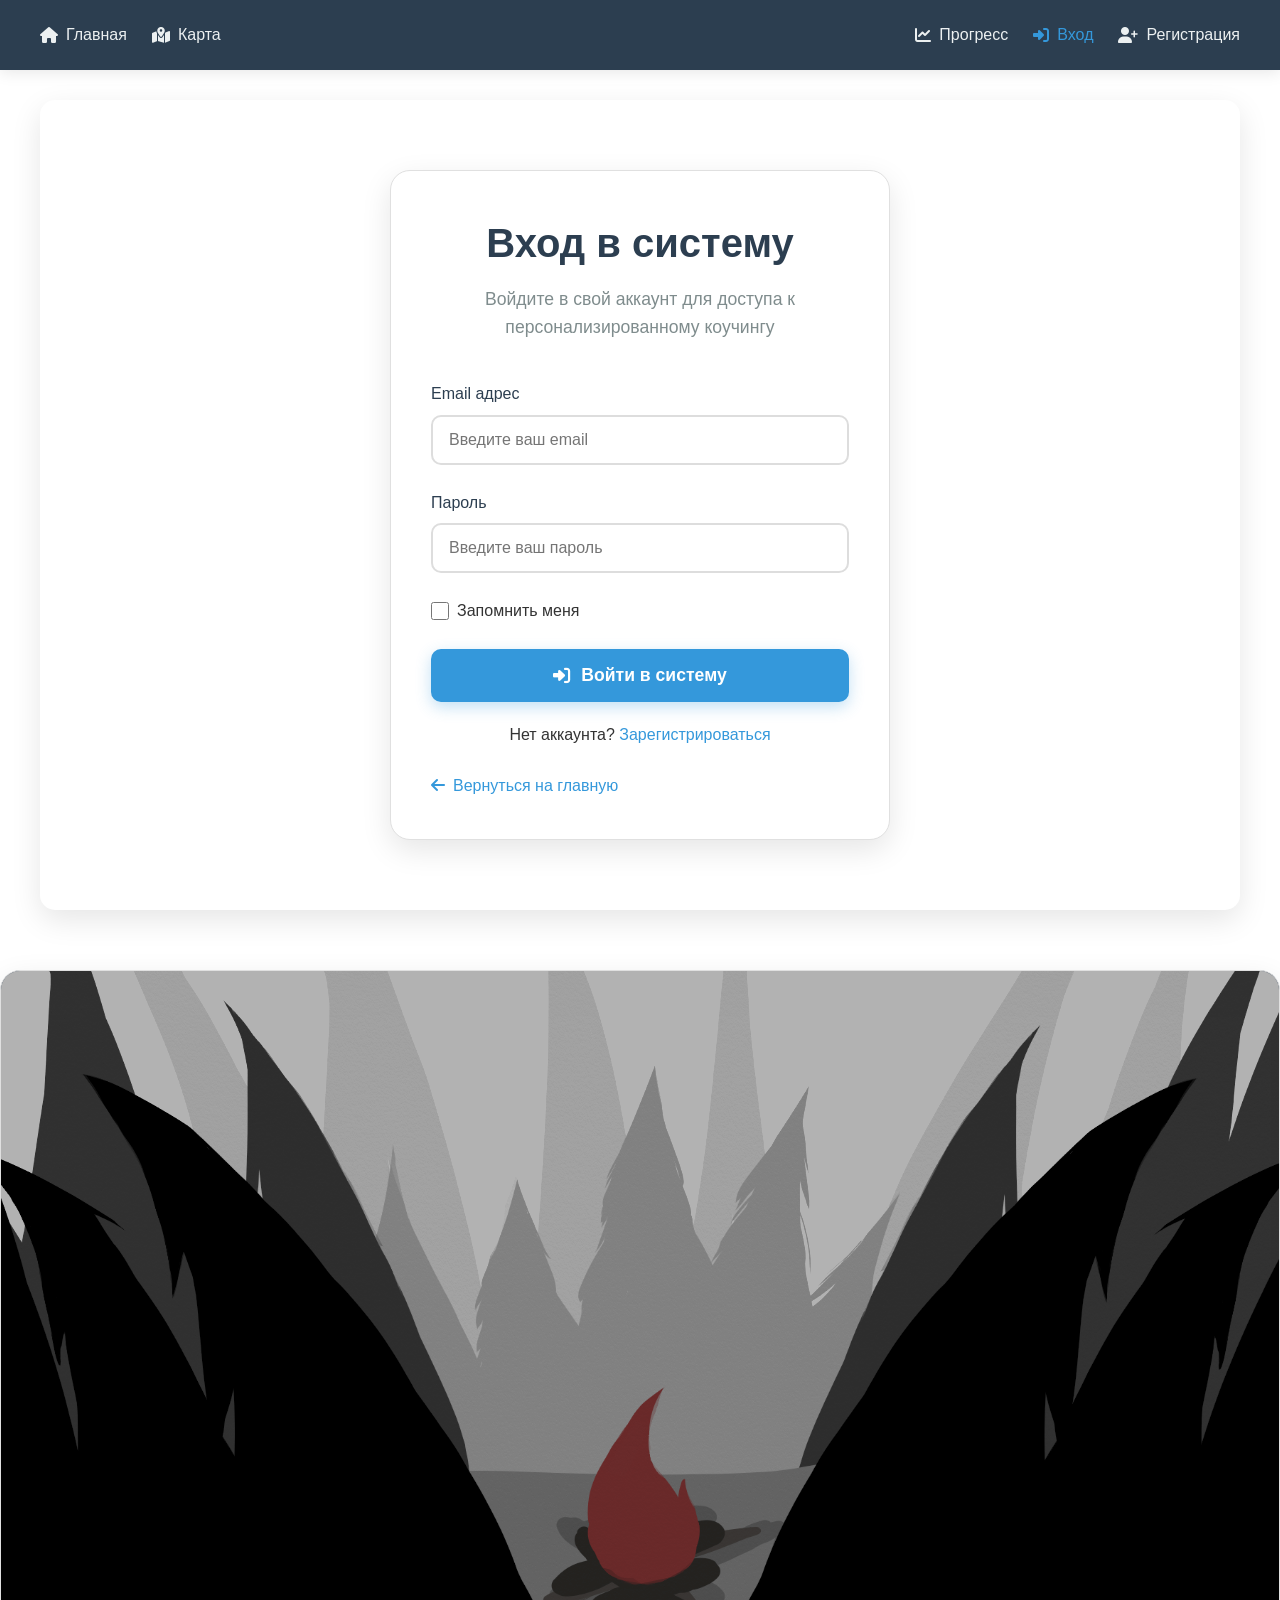
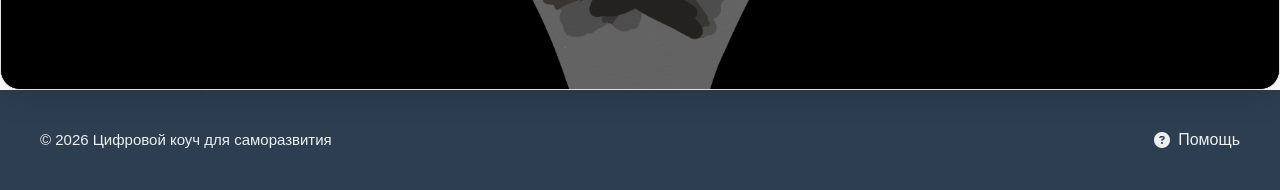
<file: progress.html>
<!DOCTYPE html>
<html lang="ru">
<head>
    <meta charset="UTF-8">
    <meta name="viewport" content="width=device-width, initial-scale=1.0">
    <title>Прогресс - Цифровой коуч</title>
    <link rel="stylesheet" href="style.css">
    <link rel="stylesheet" href="https://cdnjs.cloudflare.com/ajax/libs/font-awesome/6.4.0/css/all.min.css">
    <style>
        :root {
            --bg-color: #ffffff;
            --text-color: #333333;
            --header-bg: #2c3e50;
            --card-bg: #ffffff;
            --card-border: #e0e0e0;
            --primary-color: #3498db;
            --secondary-color: #2980b9;
            --stat-bg: #f8f9fa;
            --footer-bg: #2c3e50;
            --footer-text: #ecf0f1;
            --modal-bg: #ffffff;
            --input-border: #ddd;
            --shadow-color: rgba(0, 0, 0, 0.1);
            --hover-bg: #f0f0f0;
            --title-color: #2c3e50;
            --text-muted: #7f8c8d;
        }

        body.dark-theme {
            --bg-color: #1a1a1a;
            --text-color: #e0e0e0;
            --header-bg: #1e1e1e;
            --card-bg: #2d2d2d;
            --card-border: #444444;
            --primary-color: #4a9eff;
            --secondary-color: #3a7bd5;
            --stat-bg: #2d2d2d;
            --footer-bg: #1e1e1e;
            --footer-text: #b0b0b0;
            --modal-bg: #2d2d2d;
            --input-border: #555555;
            --shadow-color: rgba(0, 0, 0, 0.5);
            --hover-bg: #3d3d3d;
            --title-color: #ffffff;
            --text-muted: #b0b0b0;
        }

        * {
            margin: 0;
            padding: 0;
            box-sizing: border-box;
        }

        body {
            background-color: var(--bg-color);
            color: var(--text-color);
            transition: background-color 0.3s, color 0.3s;
            min-height: 100vh;
            display: flex;
            flex-direction: column;
            font-family: 'Segoe UI', Tahoma, Geneva, Verdana, sans-serif;
        }

        .header {
            background-color: var(--header-bg);
            padding: 0 20px;
            height: 70px;
            box-shadow: 0 2px 15px var(--shadow-color);
        }

        .nav {
            display: flex;
            justify-content: space-between;
            align-items: center;
            height: 100%;
            max-width: 1200px;
            margin: 0 auto;
        }

        .nav-left, .nav-right {
            display: flex;
            gap: 25px;
        }

        .nav a {
            color: var(--footer-text);
            text-decoration: none;
            font-size: 16px;
            transition: color 0.3s;
            display: flex;
            align-items: center;
            gap: 8px;
        }

        .nav a:hover,
        .nav a.active {
            color: var(--primary-color);
        }

        .main-content {
            flex: 1;
            max-width: 1200px;
            margin: 30px auto;
            padding: 20px;
            width: 100%;
        }

        .progress-container {
            background: var(--card-bg);
            border-radius: 20px;
            padding: 30px;
            box-shadow: 0 10px 30px var(--shadow-color);
            border: 1px solid var(--card-border);
        }

        .progress-header {
            text-align: center;
            margin-bottom: 40px;
        }

        .progress-header h1 {
            font-size: 2.5rem;
            color: var(--title-color);
            margin-bottom: 10px;
        }

        .progress-header h1 i {
            color: var(--primary-color);
        }

        .progress-header p {
            color: var(--text-muted);
            font-size: 1.1rem;
        }

        .overall-stats {
            display: grid;
            grid-template-columns: repeat(4, 1fr);
            gap: 20px;
            margin-bottom: 40px;
        }

        .overall-card {
            background: var(--stat-bg);
            color: var(--text-color);
            padding: 25px;
            border-radius: 15px;
            text-align: center;
            box-shadow: 0 5px 15px var(--shadow-color);
            border: 1px solid var(--card-border);
            transition: transform 0.3s ease;
        }

        .overall-card:hover {
            transform: translateY(-5px);
            box-shadow: 0 10px 25px var(--shadow-color);
        }

        .overall-card i {
            font-size: 2.5rem;
            color: var(--primary-color);
            margin-bottom: 15px;
        }

        .overall-value {
            font-size: 2.5rem;
            font-weight: 700;
            margin-bottom: 5px;
            color: var(--primary-color);
        }

        .overall-label {
            font-size: 1rem;
            opacity: 0.9;
        }

        .locations-progress {
            display: grid;
            grid-template-columns: repeat(3, 1fr);
            gap: 25px;
            margin-bottom: 40px;
        }

        .location-card {
            background: var(--card-bg);
            border-radius: 15px;
            overflow: hidden;
            box-shadow: 0 5px 20px var(--shadow-color);
            border: 1px solid var(--card-border);
            transition: all 0.3s ease;
        }

        .location-card:hover {
            transform: translateY(-5px);
            border-color: var(--primary-color);
        }

        .location-header {
            padding: 20px;
            text-align: center;
            color: white;
        }

        .location-header.forest {
            background: #145032;
        }

        .location-header.hills {
            background: #69bd77;
        }

        .location-header.beach {
            background: #99ac67;
        }

        .location-header i {
            font-size: 2.5rem;
            margin-bottom: 10px;
        }

        .location-header h3 {
            font-size: 1.5rem;
            margin-bottom: 5px;
        }

        .location-progress {
            padding: 20px;
        }

        .progress-stats {
            display: flex;
            justify-content: space-between;
            margin-bottom: 10px;
            color: var(--text-color);
            font-weight: 600;
        }

        .progress-bar-bg {
            height: 10px;
            background: var(--stat-bg);
            border-radius: 5px;
            overflow: hidden;
            margin-bottom: 20px;
        }

        .progress-bar-fill {
            height: 100%;
            border-radius: 5px;
            transition: width 0.3s ease;
        }

        .progress-bar-fill.forest {
            background: #2c3e50;
        }

        .progress-bar-fill.hills {
            background: #34495e;
        }

        .progress-bar-fill.beach {
            background: #2980b9;
        }

        .tasks-list {
            margin-top: 20px;
        }

        .task-item {
            display: flex;
            align-items: center;
            padding: 12px;
            border-radius: 10px;
            margin-bottom: 8px;
            background: var(--stat-bg);
            transition: all 0.3s ease;
            border: 1px solid var(--card-border);
        }

        .task-item:hover {
            background: var(--hover-bg);
            transform: translateX(5px);
        }

        .task-item.completed {
            background: var(--stat-bg);
            border-left: 4px solid var(--primary-color);
        }

        .task-number {
            width: 32px;
            height: 32px;
            background: var(--primary-color);
            color: white;
            border-radius: 50%;
            display: flex;
            align-items: center;
            justify-content: center;
            font-weight: bold;
            margin-right: 12px;
            flex-shrink: 0;
            font-size: 0.9rem;
        }

        .task-number.completed {
            background: #27ae60;
        }

        .task-info {
            flex: 1;
        }

        .task-title {
            font-weight: 600;
            color: var(--text-color);
            margin-bottom: 3px;
            font-size: 0.95rem;
        }

        .task-status {
            font-size: 0.8rem;
            color: var(--text-muted);
        }

        .task-status.completed {
            color: #27ae60;
            font-weight: 500;
        }

        .task-icon {
            margin-left: 10px;
            color: var(--text-muted);
        }

        .task-icon.completed {
            color: #27ae60;
        }

        .detailed-stats {
            background: var(--stat-bg);
            padding: 30px;
            border-radius: 15px;
            margin-top: 40px;
            border: 1px solid var(--card-border);
        }

        .detailed-stats h2 {
            color: var(--title-color);
            margin-bottom: 25px;
            display: flex;
            align-items: center;
            gap: 10px;
            font-size: 1.8rem;
        }

        .detailed-stats h2 i {
            color: var(--primary-color);
        }

        .stats-grid {
            display: grid;
            grid-template-columns: repeat(2, 1fr);
            gap: 15px;
        }

        .stat-row {
            display: flex;
            justify-content: space-between;
            padding: 15px;
            background: var(--card-bg);
            border-radius: 10px;
            border-left: 4px solid var(--primary-color);
            box-shadow: 0 2px 10px var(--shadow-color);
        }

        .stat-label {
            color: var(--text-muted);
            font-weight: 500;
        }

        .stat-label i {
            margin-right: 8px;
            color: var(--primary-color);
        }

        .stat-value {
            font-weight: 700;
            color: var(--text-color);
        }

        .stat-value.highlight {
            color: var(--primary-color);
        }

        .back-btn {
            display: inline-flex;
            align-items: center;
            gap: 10px;
            padding: 12px 30px;
            background: var(--primary-color);
            color: white;
            text-decoration: none;
            border-radius: 30px;
            font-size: 1.1rem;
            font-weight: 600;
            transition: all 0.3s ease;
            box-shadow: 0 5px 15px var(--shadow-color);
            margin-top: 30px;
        }

        .back-btn:hover {
            background: var(--secondary-color);
            transform: translateY(-3px);
            box-shadow: 0 8px 25px var(--shadow-color);
        }

        .footer {
            background-color: var(--footer-bg);
            color: var(--footer-text);
            padding: 25px 20px;
            margin-top: auto;
        }

        .footer-content {
            display: flex;
            justify-content: space-between;
            align-items: center;
            max-width: 1200px;
            margin: 0 auto;
        }

        .footer-left span {
            color: var(--footer-text);
        }

        .footer-right {
            display: flex;
            gap: 25px;
        }

        .footer-right a {
            color: var(--footer-text);
            text-decoration: none;
            font-size: 16px;
            transition: color 0.3s;
            display: flex;
            align-items: center;
            gap: 8px;
        }

        .footer-right a:hover,
        .footer-right a.active {
            color: var(--primary-color);
        }

        @media (max-width: 900px) {
            .overall-stats {
                grid-template-columns: repeat(2, 1fr);
            }
            
            .locations-progress {
                grid-template-columns: 1fr;
            }
            
            .stats-grid {
                grid-template-columns: 1fr;
            }
        }

        @media (max-width: 600px) {
            .overall-stats {
                grid-template-columns: 1fr;
            }
            
            .progress-header h1 {
                font-size: 2rem;
            }
            
            .progress-container {
                padding: 20px;
            }

            .footer-content {
                flex-direction: column;
                gap: 15px;
                text-align: center;
            }

            .footer-right {
                gap: 15px;
            }
        }
    </style>
</head>
<body>
    <header class="header">
        <nav class="nav">
            <div class="nav-left">
                <a href="index.html"><i class="fas fa-home"></i> Главная</a>
                <a href="locations.html"><i class="fas fa-map-marked-alt"></i> Карта</a>
            </div>
            <div class="nav-right" id="navRight"></div>
        </nav>
    </header>

    <main class="main-content">
        <div class="progress-container">
            <div class="progress-header">
                <h1><i class="fas fa-chart-line"></i> Детальный прогресс</h1>
                <p>Отслеживайте свои достижения по всем локациям</p>
            </div>
            
            <!-- ТЕКУЩИЙ ПРОГРЕСС -->
            <div class="overall-stats" id="overallStats">
                <div class="overall-card">
                    <i class="fas fa-check-circle"></i>
                    <div class="overall-value" id="totalCompleted">0</div>
                    <div class="overall-label">Выполнено в этом цикле</div>
                </div>
                <div class="overall-card">
                    <i class="fas fa-tasks"></i>
                    <div class="overall-value" id="totalTasks">9</div>
                    <div class="overall-label">Всего заданий</div>
                </div>
                <div class="overall-card">
                    <i class="fas fa-percent"></i>
                    <div class="overall-value" id="totalPercent">0%</div>
                    <div class="overall-label">Прогресс цикла</div>
                </div>
                <div class="overall-card">
                    <i class="fas fa-flag-checkered"></i>
                    <div class="overall-value" id="completedLocations">0</div>
                    <div class="overall-label">Локаций в этом цикле</div>
                </div>
            </div>
            
            <div class="locations-progress" id="locationsProgress">
                <!-- Лес -->
                <div class="location-card">
                    <div class="location-header forest">
                        <i class="fas fa-tree"></i>
                        <h3>Лес</h3>
                        <p>Задания 1-3</p>
                    </div>
                    <div class="location-progress">
                        <div class="progress-stats">
                            <span>Прогресс</span>
                            <span id="forestPercent">0%</span>
                        </div>
                        <div class="progress-bar-bg">
                            <div class="progress-bar-fill forest" id="forestProgressBar" style="width: 0%"></div>
                        </div>
                        <div class="tasks-list" id="forestTasksList"></div>
                    </div>
                </div>
                
                <!-- Холмы -->
                <div class="location-card">
                    <div class="location-header hills">
                        <i class="fas fa-mountain"></i>
                        <h3>Холмы</h3>
                        <p>Задания 4-6</p>
                    </div>
                    <div class="location-progress">
                        <div class="progress-stats">
                            <span>Прогресс</span>
                            <span id="hillsPercent">0%</span>
                        </div>
                        <div class="progress-bar-bg">
                            <div class="progress-bar-fill hills" id="hillsProgressBar" style="width: 0%"></div>
                        </div>
                        <div class="tasks-list" id="hillsTasksList"></div>
                    </div>
                </div>
                
                <!-- Пляж -->
                <div class="location-card">
                    <div class="location-header beach">
                        <i class="fas fa-umbrella-beach"></i>
                        <h3>Пляж</h3>
                        <p>Задания 7-9</p>
                    </div>
                    <div class="location-progress">
                        <div class="progress-stats">
                            <span>Прогресс</span>
                            <span id="beachPercent">0%</span>
                        </div>
                        <div class="progress-bar-bg">
                            <div class="progress-bar-fill beach" id="beachProgressBar" style="width: 0%"></div>
                        </div>
                        <div class="tasks-list" id="beachTasksList"></div>
                    </div>
                </div>
            </div>
            
            <div class="detailed-stats">
                <h2><i class="fas fa-chart-pie"></i> Детальная статистика</h2>
                <div class="stats-grid" id="detailedStats">
                    <div class="stat-row">
                        <span class="stat-label"><i class="fas fa-tree"></i> Лес (текущий):</span>
                        <span class="stat-value" id="forestDetailed">0/3 заданий</span>
                    </div>
                    <div class="stat-row">
                        <span class="stat-label"><i class="fas fa-mountain"></i> Холмы (текущий):</span>
                        <span class="stat-value" id="hillsDetailed">0/3 заданий</span>
                    </div>
                    <div class="stat-row">
                        <span class="stat-label"><i class="fas fa-umbrella-beach"></i> Пляж (текущий):</span>
                        <span class="stat-value" id="beachDetailed">0/3 заданий</span>
                    </div>
                    
                    <div class="stat-row">
                        <span class="stat-label"><i class="fas fa-infinity"></i> Всего заданий выполнено:</span>
                        <span class="stat-value highlight" id="lifetimeCompleted">0</span>
                    </div>
                    <div class="stat-row">
                        <span class="stat-label"><i class="fas fa-redo-alt"></i> Игр пройдено:</span>
                        <span class="stat-value highlight" id="gameCycles">0</span>
                    </div>
                    
                    <div class="stat-row">
                        <span class="stat-label"><i class="fas fa-calculator"></i> Средний прогресс:</span>
                        <span class="stat-value highlight" id="averageProgress">0%</span>
                    </div>
                    <div class="stat-row">
                        <span class="stat-label"><i class="fas fa-hourglass-half"></i> Осталось заданий:</span>
                        <span class="stat-value" id="remainingTasks">9</span>
                    </div>
                    <div class="stat-row">
                        <span class="stat-label"><i class="fas fa-trophy"></i> Полностью пройдено:</span>
                        <span class="stat-value" id="fullyCompleted">0 локаций</span>
                    </div>
                </div>
            </div>
            
            <div style="text-align: center;">
                <a href="index.html" class="back-btn">
                    <i class="fas fa-arrow-left"></i> Вернуться на главную
                </a>
            </div>
        </div>
    </main>

    <footer class="footer">
        <div class="footer-content">
            <div class="footer-left">
                <span>© 2026 Цифровой коуч для саморазвития</span>
            </div>
            <div class="footer-right">
                <a href="help.html"><i class="fas fa-question-circle"></i> Помощь</a>
            </div>
        </div>
    </footer>

    <script>
        // Загрузка прогресса через новый эндпоинт /api/levels/all
        async function loadProgress() {
            const token = localStorage.getItem('token');
            if (!token) {
                window.location.href = 'login.html';
                return;
            }

            try {
                // Один запрос — все 9 заданий
                const response = await fetch('https://rasveta-backend-5uj2.onrender.com/api/levels/all', {
                    headers: { 'Authorization': `Bearer ${token}` }
                });

                if (response.status === 401) {
                    localStorage.removeItem('token');
                    window.location.href = 'login.html';
                    return;
                }

                if (!response.ok) {
                    throw new Error('Ошибка загрузки');
                }

                const tasks = await response.json();
                
                // Преобразуем в удобный формат
                const levels = [];
                tasks.forEach(task => {
                    levels[task.level] = {
                        title: task.title || `Уровень ${task.level}`,
                        completed: task.completed || false
                    };
                });

                // Подсчет статистики текущего прохождения
                const forestCompleted = [1,2,3].filter(l => levels[l]?.completed).length;
                const hillsCompleted = [4,5,6].filter(l => levels[l]?.completed).length;
                const beachCompleted = [7,8,9].filter(l => levels[l]?.completed).length;
                
                const totalCompleted = forestCompleted + hillsCompleted + beachCompleted;
                const totalPercent = Math.round((totalCompleted / 9) * 100);
                
                const forestPercent = Math.round((forestCompleted / 3) * 100);
                const hillsPercent = Math.round((hillsCompleted / 3) * 100);
                const beachPercent = Math.round((beachCompleted / 3) * 100);
                
                const completedLocationsCount = [
                    forestCompleted === 3,
                    hillsCompleted === 3,
                    beachCompleted === 3
                ].filter(v => v).length;
                
                const averageProgress = Math.round((forestPercent + hillsPercent + beachPercent) / 3);
                const remainingTasks = 9 - totalCompleted;
                
                // Обновляем общую статистику
                document.getElementById('totalCompleted').textContent = totalCompleted;
                document.getElementById('totalPercent').textContent = totalPercent + '%';
                document.getElementById('completedLocations').textContent = completedLocationsCount;
                
                // Обновляем прогресс по локациям
                document.getElementById('forestPercent').textContent = forestPercent + '%';
                document.getElementById('forestProgressBar').style.width = forestPercent + '%';
                
                document.getElementById('hillsPercent').textContent = hillsPercent + '%';
                document.getElementById('hillsProgressBar').style.width = hillsPercent + '%';
                
                document.getElementById('beachPercent').textContent = beachPercent + '%';
                document.getElementById('beachProgressBar').style.width = beachPercent + '%';
                
                // Детальная статистика текущего прохождения
                document.getElementById('forestDetailed').textContent = `${forestCompleted}/3 заданий`;
                document.getElementById('hillsDetailed').textContent = `${hillsCompleted}/3 заданий`;
                document.getElementById('beachDetailed').textContent = `${beachCompleted}/3 заданий`;
                
                document.getElementById('averageProgress').textContent = averageProgress + '%';
                document.getElementById('remainingTasks').textContent = remainingTasks;
                
                let fullyCompletedText = '';
                if (completedLocationsCount === 0) fullyCompletedText = '0 локаций';
                else if (completedLocationsCount === 1) fullyCompletedText = '1 локация';
                else if (completedLocationsCount === 2) fullyCompletedText = '2 локации';
                else fullyCompletedText = '3 локации';
                
                document.getElementById('fullyCompleted').textContent = fullyCompletedText;
                
                // Отрисовываем списки заданий
                renderTasksList('forest', [1,2,3], levels, 'forestTasksList');
                renderTasksList('hills', [4,5,6], levels, 'hillsTasksList');
                renderTasksList('beach', [7,8,9], levels, 'beachTasksList');
                
            } catch (error) {
                console.error('Ошибка загрузки прогресса:', error);
            }
        }

        function renderTasksList(location, levelNumbers, levels, containerId) {
            const container = document.getElementById(containerId);
            if (!container) return;
            
            container.innerHTML = '';
            
            levelNumbers.forEach((levelNum) => {
                const levelData = levels[levelNum];
                if (!levelData) {
                    // Если данных нет - показываем заглушку
                    const taskItem = document.createElement('div');
                    taskItem.className = 'task-item';
                    taskItem.innerHTML = `
                        <div class="task-number">${levelNum}</div>
                        <div class="task-info">
                            <div class="task-title">Уровень ${levelNum}</div>
                            <div class="task-status">Загрузка...</div>
                        </div>
                        <div class="task-icon">
                            <i class="fas fa-circle"></i>
                        </div>
                    `;
                    container.appendChild(taskItem);
                    return;
                }
                
                const completed = levelData.completed;
                
                const taskItem = document.createElement('div');
                taskItem.className = `task-item ${completed ? 'completed' : ''}`;
                
                taskItem.innerHTML = `
                    <div class="task-number ${completed ? 'completed' : ''}">${levelNum}</div>
                    <div class="task-info">
                        <div class="task-title">${levelData.title || `Уровень ${levelNum}`}</div>
                        <div class="task-status ${completed ? 'completed' : ''}">
                            ${completed ? 'Выполнено' : 'Не выполнено'}
                        </div>
                    </div>
                    <div class="task-icon ${completed ? 'completed' : ''}">
                        <i class="fas ${completed ? 'fa-check-circle' : 'fa-circle'}"></i>
                    </div>
                `;
                
                container.appendChild(taskItem);
            });
        }

        // Загрузка вечной статистики
        async function loadLifetimeStats() {
            const token = localStorage.getItem('token');
            if (!token) return;

            try {
                const response = await fetch('https://rasveta-backend-5uj2.onrender.com/api/users/stats', {
                    headers: { 'Authorization': `Bearer ${token}` }
                });
                
                if (response.ok) {
                    const data = await response.json();
                    document.getElementById('lifetimeCompleted').textContent = data.lifetime_completed || 0;
                    document.getElementById('gameCycles').textContent = data.game_cycles || 0;
                }
            } catch (error) {
                console.error('Ошибка загрузки вечной статистики:', error);
            }
        }

        // Применение темы
        function applyTheme() {
            if (localStorage.getItem('theme') === 'dark') {
                document.body.classList.add('dark-theme');
            }
        }

        // Инициализация
        document.addEventListener('DOMContentLoaded', function() {
            applyTheme();
            loadProgress();
            loadLifetimeStats();
        });

        // Обновление навигации
        document.addEventListener('DOMContentLoaded', function() {
            function updateNavigation() {
                const navRight = document.querySelector('.nav-right');
                if (!navRight) return;
                
                const token = localStorage.getItem('token');
                const currentPath = window.location.pathname.split('/').pop() || 'index.html';
                
                if (token) {
                    const user = JSON.parse(localStorage.getItem('user') || '{}');
                    navRight.innerHTML = `
                        <a href="progress.html" class="${currentPath === 'progress.html' ? 'active' : ''}"><i class="fas fa-chart-line"></i> Прогресс</a>
                        <a href="profile.html" class="${currentPath === 'profile.html' ? 'active' : ''}"><i class="fas fa-user"></i> ${user?.name || 'Профиль'}</a>
                        <a href="#" id="logoutBtn"><i class="fas fa-sign-out-alt"></i> Выйти</a>
                    `;
                    
                    const logoutBtn = document.getElementById('logoutBtn');
                    if (logoutBtn) {
                        logoutBtn.addEventListener('click', function(e) {
                            e.preventDefault();
                            localStorage.removeItem('token');
                            localStorage.removeItem('user');
                            window.location.href = 'index.html';
                        });
                    }
                } else {
                    navRight.innerHTML = `
                        <a href="progress.html" class="${currentPath === 'progress.html' ? 'active' : ''}"><i class="fas fa-chart-line"></i> Прогресс</a>
                        <a href="login.html" class="${currentPath === 'login.html' ? 'active' : ''}"><i class="fas fa-sign-in-alt"></i> Вход</a>
                        <a href="register.html" class="${currentPath === 'register.html' ? 'active' : ''}"><i class="fas fa-user-plus"></i> Регистрация</a>
                    `;
                }
            }
            
            updateNavigation();
        });
    </script>
</body>
</html>
</file>
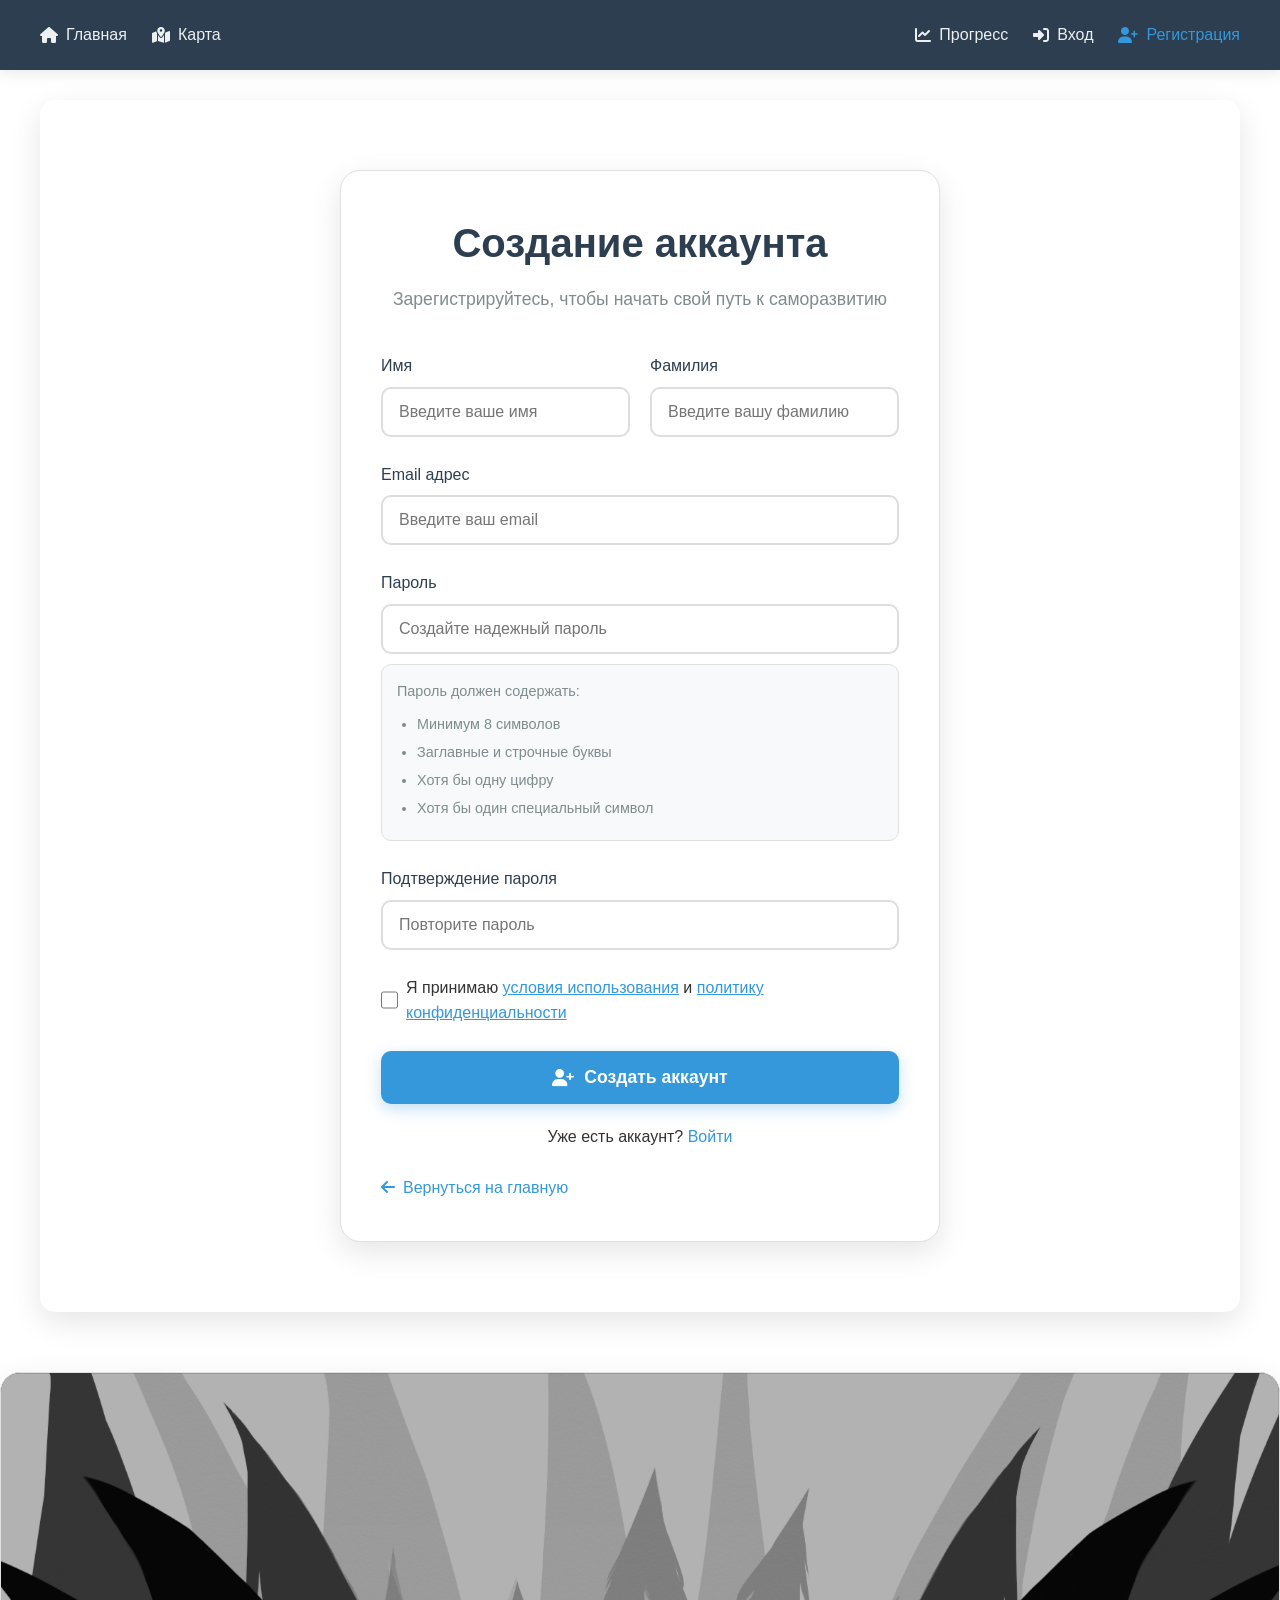
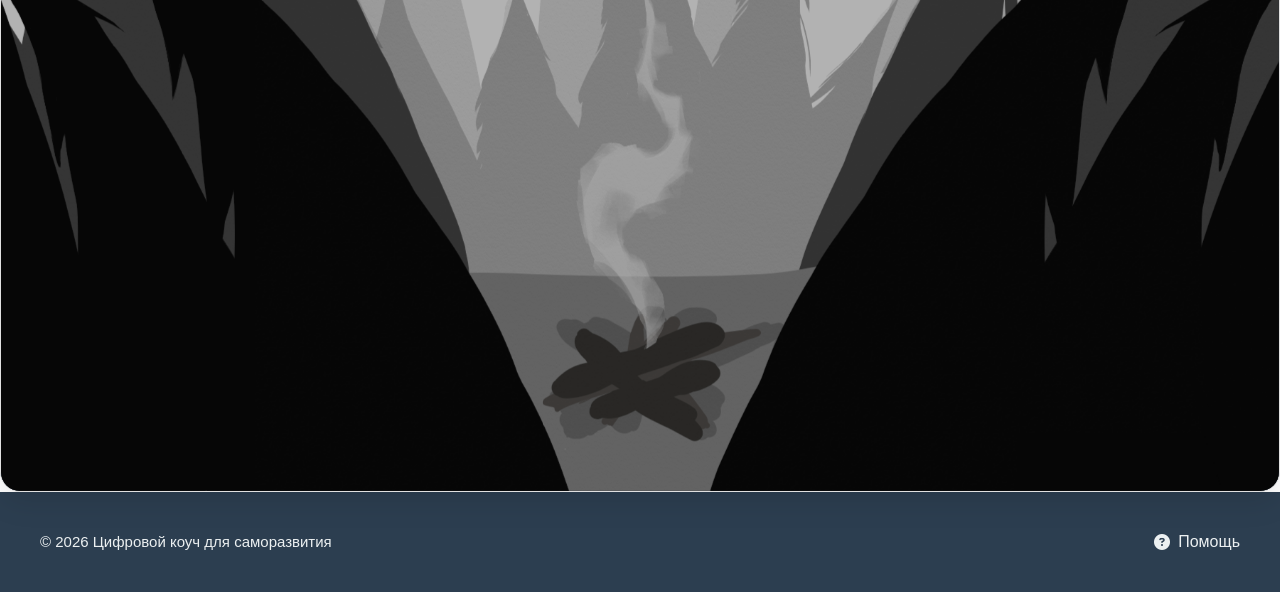
<file: register.html>
<!DOCTYPE html>
<html lang="ru">
<head>
    <meta charset="UTF-8">
    <meta name="viewport" content="width=device-width, initial-scale=1.0">
    <title>Регистрация - Цифровой коуч для саморазвития</title>
    <link rel="stylesheet" href="style.css">
    <link rel="stylesheet" href="https://cdnjs.cloudflare.com/ajax/libs/font-awesome/6.4.0/css/all.min.css">
    <style>
        :root {
            --bg-color: #ffffff;
            --text-color: #333333;
            --header-bg: #2c3e50;
            --card-bg: #ffffff;
            --card-border: #e0e0e0;
            --primary-color: #3498db;
            --secondary-color: #2980b9;
            --stat-bg: #f8f9fa;
            --footer-bg: #2c3e50;
            --footer-text: #ecf0f1;
            --modal-bg: #ffffff;
            --input-border: #ddd;
            --shadow-color: rgba(0, 0, 0, 0.1);
            --hover-bg: #f0f0f0;
            --title-color: #2c3e50;
            --text-muted: #7f8c8d;
            --error-bg: #f8d7da;
            --error-text: #721c24;
            --error-border: #f5c6cb;
        }

        body.dark-theme {
            --bg-color: #1a1a1a;
            --text-color: #e0e0e0;
            --header-bg: #1e1e1e;
            --card-bg: #2d2d2d;
            --card-border: #444444;
            --primary-color: #4a9eff;
            --secondary-color: #3a7bd5;
            --stat-bg: #2d2d2d;
            --footer-bg: #1e1e1e;
            --footer-text: #b0b0b0;
            --modal-bg: #2d2d2d;
            --input-border: #555555;
            --shadow-color: rgba(0, 0, 0, 0.5);
            --hover-bg: #3d3d3d;
            --title-color: #ffffff;
            --text-muted: #b0b0b0;
            --error-bg: #442326;
            --error-text: #f8d7da;
            --error-border: #742a2f;
        }

        * {
            margin: 0;
            padding: 0;
            box-sizing: border-box;
        }

        body {
            background-color: var(--bg-color);
            color: var(--text-color);
            transition: background-color 0.3s, color 0.3s;
            min-height: 100vh;
            display: flex;
            flex-direction: column;
            font-family: 'Segoe UI', Tahoma, Geneva, Verdana, sans-serif;
        }

        .header {
            background-color: var(--header-bg);
            padding: 0 20px;
            height: 70px;
            box-shadow: 0 2px 15px var(--shadow-color);
        }

        .nav {
            display: flex;
            justify-content: space-between;
            align-items: center;
            height: 100%;
            max-width: 1200px;
            margin: 0 auto;
        }

        .nav-left, .nav-right {
            display: flex;
            gap: 25px;
        }

        .nav a {
            color: var(--footer-text);
            text-decoration: none;
            font-size: 16px;
            transition: color 0.3s;
            display: flex;
            align-items: center;
            gap: 8px;
        }

        .nav a:hover,
        .nav a.active {
            color: var(--primary-color);
        }

        .main-content {
            flex: 1;
            max-width: 1200px;
            margin: 30px auto;
            padding: 20px;
            width: 100%;
        }

        .register-container {
            max-width: 600px;
            margin: 50px auto;
            padding: 40px;
            background-color: var(--card-bg);
            border-radius: 20px;
            box-shadow: 0 10px 30px var(--shadow-color);
            border: 1px solid var(--card-border);
            transition: transform 0.3s ease;
        }

        .register-container:hover {
            transform: translateY(-5px);
            box-shadow: 0 15px 40px var(--shadow-color);
        }

        .register-header {
            text-align: center;
            margin-bottom: 40px;
        }

        .register-header h1 {
            font-size: 2.5rem;
            color: var(--title-color);
            margin-bottom: 10px;
        }

        .register-header p {
            color: var(--text-muted);
            font-size: 1.1rem;
        }

        .error-message {
            background-color: var(--error-bg);
            color: var(--error-text);
            padding: 12px;
            border-radius: 8px;
            margin-bottom: 20px;
            border: 1px solid var(--error-border);
            display: none;
        }

        .form-group {
            margin-bottom: 25px;
        }

        .form-group label {
            display: block;
            margin-bottom: 8px;
            color: var(--title-color);
            font-weight: 500;
        }

        .form-control {
            width: 100%;
            padding: 14px 16px;
            border: 2px solid var(--input-border);
            border-radius: 10px;
            font-size: 1rem;
            background-color: var(--card-bg);
            color: var(--text-color);
            transition: all 0.3s;
        }

        .form-control:focus {
            outline: none;
            border-color: var(--primary-color);
            box-shadow: 0 0 0 3px rgba(52, 152, 219, 0.2);
        }

        .form-row {
            display: flex;
            gap: 20px;
        }

        .form-row .form-group {
            flex: 1;
        }

        .register-btn {
            width: 100%;
            padding: 16px;
            background: var(--primary-color);
            color: white;
            border: none;
            border-radius: 10px;
            font-size: 1.1rem;
            font-weight: 600;
            cursor: pointer;
            transition: all 0.3s;
            display: flex;
            align-items: center;
            justify-content: center;
            gap: 10px;
            margin-top: 10px;
            box-shadow: 0 5px 15px rgba(52, 152, 219, 0.3);
        }

        .register-btn:hover {
            background: var(--secondary-color);
            transform: translateY(-3px);
            box-shadow: 0 8px 25px rgba(52, 152, 219, 0.4);
        }

        .register-btn:disabled {
            opacity: 0.7;
            cursor: not-allowed;
            transform: none;
        }

        .register-btn i {
            font-size: 1.1rem;
        }

        .back-link {
            display: inline-flex;
            align-items: center;
            gap: 8px;
            color: var(--primary-color);
            text-decoration: none;
            margin-top: 25px;
            transition: color 0.3s;
        }

        .back-link:hover {
            color: var(--secondary-color);
        }

        .rotating-background {
            height: 80vh;
            min-height: 500px;
            position: relative;
            margin-top: 30px;
            flex: 0 0 auto;
            overflow: hidden;
            background-color: var(--header-bg);
            border-radius: 20px;
            box-shadow: 0 10px 30px var(--shadow-color);
            border: 1px solid var(--card-border);
        }

        .slide {
            position: absolute;
            top: 0;
            left: 0;
            width: 100%;
            height: 100%;
            background-size: cover;
            background-position: center;
            opacity: 0;
            z-index: 1;
            transition: opacity 0.5s ease-in-out;
            will-change: opacity;
        }

        .slide.active {
            opacity: 1;
            z-index: 2;
        }

        .image-overlay {
            position: absolute;
            top: 0;
            left: 0;
            width: 100%;
            height: 100%;
            background: rgba(0, 0, 0, 0.3);
            z-index: 3;
            pointer-events: none;
        }

        .password-requirements {
            background-color: var(--stat-bg);
            padding: 15px;
            border-radius: 10px;
            margin-top: 10px;
            font-size: 0.9rem;
            color: var(--text-muted);
            border: 1px solid var(--card-border);
        }

        .password-requirements ul {
            margin: 10px 0 0 20px;
        }

        .password-requirements li {
            margin-bottom: 5px;
        }

        .checkbox-group {
            display: flex;
            align-items: center;
            gap: 8px;
        }

        .checkbox-group input[type="checkbox"] {
            width: 18px;
            height: 18px;
            accent-color: var(--primary-color);
            cursor: pointer;
        }

        .checkbox-group label {
            margin-bottom: 0;
            cursor: pointer;
            color: var(--text-color);
        }

        .footer {
            background-color: var(--footer-bg);
            color: var(--footer-text);
            padding: 25px 20px;
            margin-top: auto;
        }

        .footer-content {
            display: flex;
            justify-content: space-between;
            align-items: center;
            max-width: 1200px;
            margin: 0 auto;
        }

        .footer-left span {
            color: var(--footer-text);
        }

        .footer-right {
            display: flex;
            gap: 25px;
        }

        .footer-right a {
            color: var(--footer-text);
            text-decoration: none;
            font-size: 16px;
            transition: color 0.3s;
            display: flex;
            align-items: center;
            gap: 8px;
        }

        .footer-right a:hover,
        .footer-right a.active {
            color: var(--primary-color);
        }

        @media (max-width: 768px) {
            .register-container {
                margin: 30px 20px;
                padding: 30px 20px;
            }
            
            .register-header h1 {
                font-size: 2rem;
            }
            
            .form-row {
                flex-direction: column;
                gap: 0;
            }
            
            .rotating-background {
                height: 50vh;
                min-height: 350px;
            }

            .footer-content {
                flex-direction: column;
                gap: 15px;
                text-align: center;
            }

            .footer-right {
                gap: 15px;
            }
        }

        @media (max-width: 480px) {
            .register-container {
                padding: 20px 15px;
            }

            .register-header h1 {
                font-size: 1.8rem;
            }
        }
    </style>
</head>
<body>
    <header class="header">
        <nav class="nav">
            <div class="nav-left">
                <a href="index.html"><i class="fas fa-home"></i> Главная</a>
                <a href="locations.html"><i class="fas fa-map-marked-alt"></i> Карта</a>
            </div>
            <div class="nav-right" id="navRight"></div>
        </nav>
    </header>

    <main class="main-content">
        <div class="register-container">
            <div class="register-header">
                <h1>Создание аккаунта</h1>
                <p>Зарегистрируйтесь, чтобы начать свой путь к саморазвитию</p>
            </div>
            
            <div id="errorMessage" class="error-message"></div>
            
            <form id="registerForm">
                <div class="form-row">
                    <div class="form-group">
                        <label for="firstName">Имя</label>
                        <input type="text" id="firstName" class="form-control" placeholder="Введите ваше имя" required>
                    </div>
                    
                    <div class="form-group">
                        <label for="lastName">Фамилия</label>
                        <input type="text" id="lastName" class="form-control" placeholder="Введите вашу фамилию" required>
                    </div>
                </div>
                
                <div class="form-group">
                    <label for="regEmail">Email адрес</label>
                    <input type="email" id="regEmail" class="form-control" placeholder="Введите ваш email" required>
                </div>
                
                <div class="form-group">
                    <label for="regPassword">Пароль</label>
                    <input type="password" id="regPassword" class="form-control" placeholder="Создайте надежный пароль" required>
                    
                    <div class="password-requirements">
                        <p>Пароль должен содержать:</p>
                        <ul>
                            <li>Минимум 8 символов</li>
                            <li>Заглавные и строчные буквы</li>
                            <li>Хотя бы одну цифру</li>
                            <li>Хотя бы один специальный символ</li>
                        </ul>
                    </div>
                </div>
                
                <div class="form-group">
                    <label for="confirmPassword">Подтверждение пароля</label>
                    <input type="password" id="confirmPassword" class="form-control" placeholder="Повторите пароль" required>
                </div>
                
        <div class="form-group checkbox-group">
            <input type="checkbox" id="terms" required>
            <label for="terms">
                Я принимаю 
                <a href="terms.html" target="_blank" style="color: var(--primary-color);">условия использования</a> 
                и 
                <a href="privacy.html" target="_blank" style="color: var(--primary-color);">политику конфиденциальности</a>
            </label>
        </div>
                
                <button type="submit" class="register-btn" id="submitBtn">
                    <i class="fas fa-user-plus"></i> Создать аккаунт
                </button>
                
                <div style="text-align: center; margin-top: 20px;">
                    <p>Уже есть аккаунт? <a href="login.html" style="color: var(--primary-color); text-decoration: none;">Войти</a></p>
                </div>
                
                <a href="index.html" class="back-link">
                    <i class="fas fa-arrow-left"></i> Вернуться на главную
                </a>
            </form>
        </div>
    </main>

    <div class="rotating-background">
        <div class="image-overlay"></div>
        <div id="slide1" class="slide"></div>
        <div id="slide2" class="slide"></div>
        <div id="slide3" class="slide"></div>
    </div>

    <footer class="footer">
        <div class="footer-content">
            <div class="footer-left">
                <span>© 2026 Цифровой коуч для саморазвития</span>
            </div>
            <div class="footer-right">
                <a href="help.html"><i class="fas fa-question-circle"></i> Помощь</a>
            </div>
        </div>
    </footer>

    <script src="script.js"></script>
    <script>
        document.addEventListener('DOMContentLoaded', function() {
            if (localStorage.getItem('theme') === 'dark') {
                document.body.classList.add('dark-theme');
            }

            const imagePaths = [
                'images/ne_gorit.png',
                'images/ne_gorit2.png',
                'images/ne_gorit3.png'
            ];
            
            const fallbackImages = [
                'https://images.unsplash.com/photo-1517077304055-6e89abbf09b0?ixlib=rb-4.0.3&auto=format&fit=crop&w=1920&q=80',
                'https://images.unsplash.com/photo-1506905925346-21bda4d32df4?ixlib=rb-4.0.3&auto=format&fit=crop&w=1920&q=80',
                'https://images.unsplash.com/photo-1553877522-43269d4ea984?ixlib=rb-4.0.3&auto=format&fit=crop&w=1920&q=80'
            ];
            
            const slides = [
                document.getElementById('slide1'),
                document.getElementById('slide2'),
                document.getElementById('slide3')
            ];
            
            let currentIndex = 0;
            let isTransitioning = false;
            
            function checkImageAvailability(url, callback) {
                const img = new Image();
                img.onload = () => callback(true, url);
                img.onerror = () => callback(false, url);
                img.src = url;
            }
            
            function preloadImages() {
                const promises = imagePaths.map((path, index) => {
                    return new Promise((resolve) => {
                        checkImageAvailability(path, (isAvailable, url) => {
                            if (isAvailable) {
                                slides[index].style.backgroundImage = `url('${url}')`;
                            } else {
                                const fallbackUrl = fallbackImages[index % fallbackImages.length];
                                slides[index].style.backgroundImage = `url('${fallbackUrl}')`;
                            }
                            resolve();
                        });
                    });
                });
                
                Promise.all(promises).then(() => {
                    setTimeout(() => {
                        changeSlide(0);
                    }, 100);
                });
            }
            
            function changeSlide(index) {
                if (isTransitioning) return;
                
                isTransitioning = true;
                
                slides.forEach(slide => {
                    slide.classList.remove('active');
                });
                
                slides[index].classList.add('active');
                currentIndex = index;
                
                setTimeout(() => {
                    isTransitioning = false;
                }, 500);
            }
            
            function startAutoSlide() {
                setInterval(() => {
                    if (isTransitioning) return;
                    
                    const nextIndex = (currentIndex + 1) % slides.length;
                    changeSlide(nextIndex);
                }, 5000);
            }
            
            preloadImages();
            
            setTimeout(() => {
                startAutoSlide();
            }, 500);
            
            const registerForm = document.getElementById('registerForm');
            const errorMessage = document.getElementById('errorMessage');
            const submitBtn = document.getElementById('submitBtn');
            
            function validatePassword(password) {
                const minLength = 8;
                const hasUpperCase = /[A-Z]/.test(password);
                const hasLowerCase = /[a-z]/.test(password);
                const hasNumbers = /\d/.test(password);
                const hasSpecialChar = /[!@#$%^&*(),.?":{}|<>]/.test(password);
                
                return password.length >= minLength && 
                       hasUpperCase && 
                       hasLowerCase && 
                       hasNumbers && 
                       hasSpecialChar;
            }
            
            function showError(message) {
                errorMessage.textContent = message;
                errorMessage.style.display = 'block';
                
                setTimeout(() => {
                    errorMessage.style.display = 'none';
                }, 5000);
            }
            
            registerForm.addEventListener('submit', async function(e) {
                e.preventDefault();
                
                const firstName = document.getElementById('firstName').value;
                const lastName = document.getElementById('lastName').value;
                const email = document.getElementById('regEmail').value;
                const password = document.getElementById('regPassword').value;
                const confirmPassword = document.getElementById('confirmPassword').value;
                const terms = document.getElementById('terms').checked;
                
                if (!firstName || !lastName || !email || !password || !confirmPassword) {
                    showError('Пожалуйста, заполните все обязательные поля');
                    return;
                }
                
                if (!terms) {
                    showError('Необходимо принять условия использования');
                    return;
                }
                
                if (!validatePassword(password)) {
                    showError('Пароль не соответствует требованиям безопасности');
                    return;
                }
                
                if (password !== confirmPassword) {
                    showError('Пароли не совпадают');
                    return;
                }
                
                submitBtn.disabled = true;
                submitBtn.innerHTML = '<i class="fas fa-spinner fa-spin"></i> Регистрация...';
                
                try {
                    const response = await fetch('https://rasveta-backend-5uj2.onrender.com/api/auth/register', {
                        method: 'POST',
                        headers: {
                            'Content-Type': 'application/json'
                        },
                        body: JSON.stringify({
                            email: email,
                            password: password,
                            name: firstName + ' ' + lastName
                        })
                    });
                    
                    const data = await response.json();
                    
                    if (!response.ok) {
                        throw new Error(data.error || 'Ошибка при регистрации');
                    }
                    
                    localStorage.setItem('token', data.token);
                    localStorage.setItem('user', JSON.stringify(data.user));
                    
                    window.location.href = 'locations.html';
                    
                } catch (error) {
                    console.error('Ошибка:', error);
                    showError(error.message);
                    
                    submitBtn.disabled = false;
                    submitBtn.innerHTML = '<i class="fas fa-user-plus"></i> Создать аккаунт';
                }
            });
            
            const passwordInput = document.getElementById('regPassword');
            passwordInput.addEventListener('input', function() {
                const password = this.value;
                const isValid = validatePassword(password);
                
                if (password.length > 0) {
                    this.style.borderColor = isValid ? '#27ae60' : '#e74c3c';
                } else {
                    this.style.borderColor = 'var(--input-border)';
                }
            });
            
            if (localStorage.getItem('token')) {
                window.location.href = 'locations.html';
            }
        });
    </script>
</body>
</html>
</file>
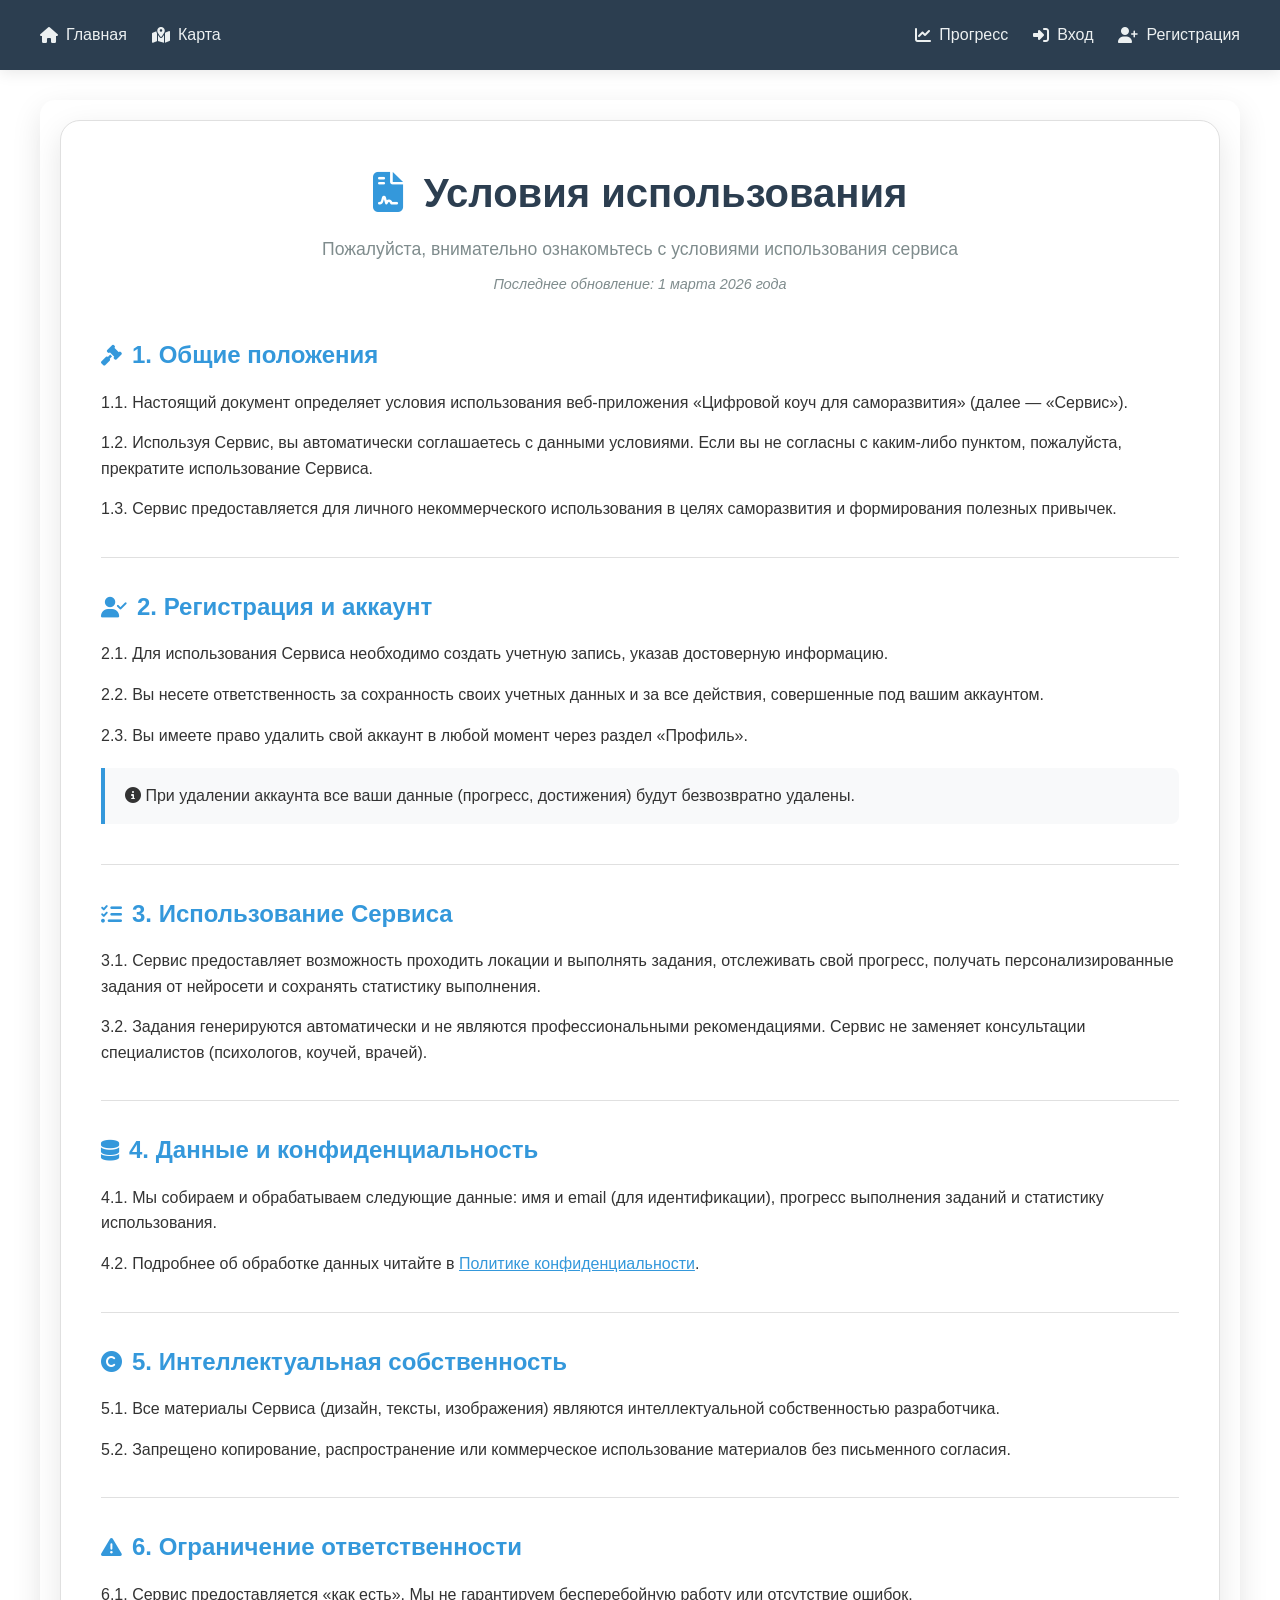
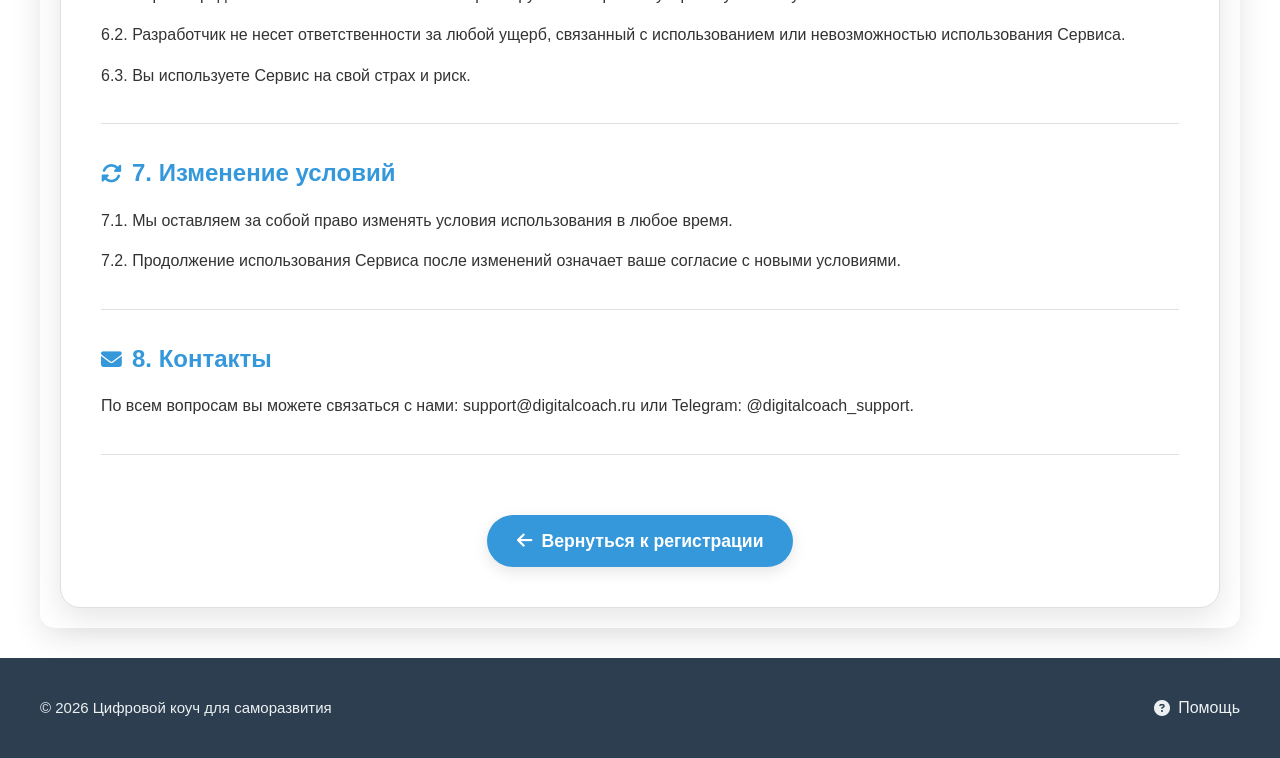
<file: terms.html>
<!DOCTYPE html>
<html lang="ru">
<head>
    <meta charset="UTF-8">
    <meta name="viewport" content="width=device-width, initial-scale=1.0">
    <title>Условия использования - Цифровой коуч</title>
    <link rel="stylesheet" href="style.css">
    <link rel="stylesheet" href="https://cdnjs.cloudflare.com/ajax/libs/font-awesome/6.4.0/css/all.min.css">
    <style>
        :root {
            --bg-color: #ffffff;
            --text-color: #333333;
            --header-bg: #2c3e50;
            --card-bg: #ffffff;
            --card-border: #e0e0e0;
            --primary-color: #3498db;
            --secondary-color: #2980b9;
            --stat-bg: #f8f9fa;
            --footer-bg: #2c3e50;
            --footer-text: #ecf0f1;
            --shadow-color: rgba(0, 0, 0, 0.1);
            --title-color: #2c3e50;
            --text-muted: #7f8c8d;
        }

        body.dark-theme {
            --bg-color: #1a1a1a;
            --text-color: #e0e0e0;
            --header-bg: #1e1e1e;
            --card-bg: #2d2d2d;
            --card-border: #444444;
            --primary-color: #4a9eff;
            --secondary-color: #3a7bd5;
            --stat-bg: #2d2d2d;
            --footer-bg: #1e1e1e;
            --footer-text: #b0b0b0;
            --shadow-color: rgba(0, 0, 0, 0.5);
            --title-color: #ffffff;
            --text-muted: #b0b0b0;
        }

        * {
            margin: 0;
            padding: 0;
            box-sizing: border-box;
        }

        body {
            background-color: var(--bg-color);
            color: var(--text-color);
            transition: background-color 0.3s, color 0.3s;
            min-height: 100vh;
            display: flex;
            flex-direction: column;
            font-family: 'Segoe UI', Tahoma, Geneva, Verdana, sans-serif;
        }

        .header {
            background-color: var(--header-bg);
            padding: 0 20px;
            height: 70px;
            box-shadow: 0 2px 15px var(--shadow-color);
        }

        .nav {
            display: flex;
            justify-content: space-between;
            align-items: center;
            height: 100%;
            max-width: 1200px;
            margin: 0 auto;
        }

        .nav-left, .nav-right {
            display: flex;
            gap: 25px;
        }

        .nav a {
            color: var(--footer-text);
            text-decoration: none;
            font-size: 16px;
            transition: color 0.3s;
            display: flex;
            align-items: center;
            gap: 8px;
        }

        .nav a:hover,
        .nav a.active {
            color: var(--primary-color);
        }

        .main-content {
            flex: 1;
            max-width: 1200px;
            margin: 30px auto;
            padding: 20px;
            width: 100%;
        }

        .terms-container {
            background: var(--card-bg);
            border-radius: 20px;
            padding: 40px;
            box-shadow: 0 10px 30px var(--shadow-color);
            border: 1px solid var(--card-border);
        }

        .terms-header {
            text-align: center;
            margin-bottom: 40px;
        }

        .terms-header h1 {
            font-size: 2.5rem;
            color: var(--title-color);
            margin-bottom: 10px;
        }

        .terms-header h1 i {
            color: var(--primary-color);
            margin-right: 10px;
        }

        .terms-header p {
            color: var(--text-muted);
            font-size: 1.1rem;
        }

        .last-updated {
            text-align: center;
            margin-top: 10px;
            font-size: 0.9rem;
            color: var(--text-muted);
            font-style: italic;
        }

        .terms-section {
            margin-bottom: 30px;
            padding-bottom: 20px;
            border-bottom: 1px solid var(--card-border);
        }

        .terms-section:last-child {
            border-bottom: none;
        }

        .terms-section h2 {
            font-size: 1.5rem;
            color: var(--primary-color);
            margin-bottom: 15px;
            display: flex;
            align-items: center;
            gap: 10px;
        }

        .terms-section h2 i {
            font-size: 1.3rem;
        }

        .terms-section h3 {
            font-size: 1.2rem;
            color: var(--title-color);
            margin: 15px 0 10px;
        }

        .terms-section p {
            margin-bottom: 15px;
            line-height: 1.6;
            color: var(--text-color);
        }

        .highlight-box {
            background: var(--stat-bg);
            border-left: 4px solid var(--primary-color);
            padding: 15px 20px;
            margin: 20px 0;
            border-radius: 0 8px 8px 0;
        }

        .highlight-box p {
            margin: 0;
        }

        .back-btn {
            display: inline-flex;
            align-items: center;
            gap: 10px;
            margin-top: 30px;
            padding: 12px 30px;
            background: var(--primary-color);
            color: white;
            text-decoration: none;
            border-radius: 30px;
            font-size: 1.1rem;
            font-weight: 600;
            transition: all 0.3s ease;
            box-shadow: 0 5px 15px var(--shadow-color);
        }

        .back-btn:hover {
            background: var(--secondary-color);
            transform: translateY(-3px);
            box-shadow: 0 8px 25px var(--shadow-color);
        }

        .footer {
            background-color: var(--footer-bg);
            color: var(--footer-text);
            padding: 25px 20px;
            margin-top: auto;
        }

        .footer-content {
            display: flex;
            justify-content: space-between;
            align-items: center;
            max-width: 1200px;
            margin: 0 auto;
        }

        .footer-left span {
            color: var(--footer-text);
        }

        .footer-right {
            display: flex;
            gap: 25px;
        }

        .footer-right a {
            color: var(--footer-text);
            text-decoration: none;
            font-size: 16px;
            transition: color 0.3s;
            display: flex;
            align-items: center;
            gap: 8px;
        }

        .footer-right a:hover,
        .footer-right a.active {
            color: var(--primary-color);
        }

        @media (max-width: 768px) {
            .terms-container {
                padding: 25px;
            }
            
            .terms-header h1 {
                font-size: 2rem;
            }
            
            .footer-content {
                flex-direction: column;
                gap: 15px;
                text-align: center;
            }
            
            .footer-right {
                gap: 15px;
            }
        }
    </style>
</head>
<body>
    <header class="header">
        <nav class="nav">
            <div class="nav-left">
                <a href="index.html"><i class="fas fa-home"></i> Главная</a>
                <a href="locations.html"><i class="fas fa-map-marked-alt"></i> Карта</a>
            </div>
            <div class="nav-right" id="navRight"></div>
        </nav>
    </header>

    <main class="main-content">
        <div class="terms-container">
            <div class="terms-header">
                <h1><i class="fas fa-file-contract"></i> Условия использования</h1>
                <p>Пожалуйста, внимательно ознакомьтесь с условиями использования сервиса</p>
                <div class="last-updated">Последнее обновление: 1 марта 2026 года</div>
            </div>

            <div class="terms-section">
                <h2><i class="fas fa-gavel"></i> 1. Общие положения</h2>
                <p>1.1. Настоящий документ определяет условия использования веб-приложения «Цифровой коуч для саморазвития» (далее — «Сервис»).</p>
                <p>1.2. Используя Сервис, вы автоматически соглашаетесь с данными условиями. Если вы не согласны с каким-либо пунктом, пожалуйста, прекратите использование Сервиса.</p>
                <p>1.3. Сервис предоставляется для личного некоммерческого использования в целях саморазвития и формирования полезных привычек.</p>
            </div>

            <div class="terms-section">
                <h2><i class="fas fa-user-check"></i> 2. Регистрация и аккаунт</h2>
                <p>2.1. Для использования Сервиса необходимо создать учетную запись, указав достоверную информацию.</p>
                <p>2.2. Вы несете ответственность за сохранность своих учетных данных и за все действия, совершенные под вашим аккаунтом.</p>
                <p>2.3. Вы имеете право удалить свой аккаунт в любой момент через раздел «Профиль».</p>
                
                <div class="highlight-box">
                    <p><i class="fas fa-info-circle"></i> При удалении аккаунта все ваши данные (прогресс, достижения) будут безвозвратно удалены.</p>
                </div>
            </div>

            <div class="terms-section">
                <h2><i class="fas fa-tasks"></i> 3. Использование Сервиса</h2>
                <p>3.1. Сервис предоставляет возможность проходить локации и выполнять задания, отслеживать свой прогресс, получать персонализированные задания от нейросети и сохранять статистику выполнения.</p>
                <p>3.2. Задания генерируются автоматически и не являются профессиональными рекомендациями. Сервис не заменяет консультации специалистов (психологов, коучей, врачей).</p>
            </div>

            <div class="terms-section">
                <h2><i class="fas fa-database"></i> 4. Данные и конфиденциальность</h2>
                <p>4.1. Мы собираем и обрабатываем следующие данные: имя и email (для идентификации), прогресс выполнения заданий и статистику использования.</p>
                <p>4.2. Подробнее об обработке данных читайте в <a href="privacy.html" style="color: var(--primary-color);">Политике конфиденциальности</a>.</p>
            </div>

            <div class="terms-section">
                <h2><i class="fas fa-copyright"></i> 5. Интеллектуальная собственность</h2>
                <p>5.1. Все материалы Сервиса (дизайн, тексты, изображения) являются интеллектуальной собственностью разработчика.</p>
                <p>5.2. Запрещено копирование, распространение или коммерческое использование материалов без письменного согласия.</p>
            </div>

            <div class="terms-section">
                <h2><i class="fas fa-exclamation-triangle"></i> 6. Ограничение ответственности</h2>
                <p>6.1. Сервис предоставляется «как есть». Мы не гарантируем бесперебойную работу или отсутствие ошибок.</p>
                <p>6.2. Разработчик не несет ответственности за любой ущерб, связанный с использованием или невозможностью использования Сервиса.</p>
                <p>6.3. Вы используете Сервис на свой страх и риск.</p>
            </div>

            <div class="terms-section">
                <h2><i class="fas fa-sync-alt"></i> 7. Изменение условий</h2>
                <p>7.1. Мы оставляем за собой право изменять условия использования в любое время.</p>
                <p>7.2. Продолжение использования Сервиса после изменений означает ваше согласие с новыми условиями.</p>
            </div>

            <div class="terms-section">
                <h2><i class="fas fa-envelope"></i> 8. Контакты</h2>
                <p>По всем вопросам вы можете связаться с нами: support@digitalcoach.ru или Telegram: @digitalcoach_support.</p>
            </div>

            <div style="text-align: center;">
                <a href="register.html" class="back-btn">
                    <i class="fas fa-arrow-left"></i> Вернуться к регистрации
                </a>
            </div>
        </div>
    </main>

    <footer class="footer">
        <div class="footer-content">
            <div class="footer-left">
                <span>© 2026 Цифровой коуч для саморазвития</span>
            </div>
            <div class="footer-right">
                <a href="help.html"><i class="fas fa-question-circle"></i> Помощь</a>
            </div>
        </div>
    </footer>

    <script src="script.js"></script>
    <script>
        document.addEventListener('DOMContentLoaded', function() {
            if (localStorage.getItem('theme') === 'dark') {
                document.body.classList.add('dark-theme');
            }
        });
    </script>
</body>
</html>
</file>
<file: style.css>
* {
    margin: 0;
    padding: 0;
    box-sizing: border-box;
    font-family: 'Segoe UI', Tahoma, Geneva, Verdana, sans-serif;
}

body {
    color: #333;
    line-height: 1.6;
    overflow-x: hidden;
    min-height: 100vh;
    display: flex;
    flex-direction: column;
}

.header {
    background-color: #2c3e50;
    color: white;
    padding: 0 20px;
    height: 70px;
    box-shadow: 0 2px 15px rgba(0, 0, 0, 0.1);
    position: relative;
    z-index: 100;
}

.nav {
    display: flex;
    justify-content: space-between;
    align-items: center;
    height: 100%;
    max-width: 1200px;
    margin: 0 auto;
}

.nav-left, .nav-right {
    display: flex;
    gap: 25px;
}

.nav a {
    color: #ecf0f1;
    text-decoration: none;
    font-size: 16px;
    transition: color 0.3s;
    display: flex;
    align-items: center;
    gap: 8px;
}

.nav a:hover {
    color: #3498db;
}

.nav a.active {
    color: #3498db;
}

.main-content {
    padding: 50px 20px;
    max-width: 1200px;
    margin: 0 auto;
    background-color: white;
    border-radius: 15px;
    box-shadow: 0 10px 30px rgba(0, 0, 0, 0.08);
    margin-top: 30px;
    margin-bottom: 30px;
    position: relative;
    z-index: 10;
    flex: 1 0 auto;
}

.text-section {
    text-align: center;
    margin-bottom: 50px;
}

.title {
    font-size: 3rem;
    color: #2c3e50;
    margin-bottom: 20px;
    letter-spacing: 1px;
}

.subtitle {
    font-size: 1.4rem;
    color: #7f8c8d;
    margin-bottom: 40px;
    font-weight: 300;
    letter-spacing: 1px;
}

.text-content {
    text-align: left;
    column-count: 2;
    column-gap: 50px;
    line-height: 1.8;
}

.text-content p {
    margin-bottom: 25px;
    font-size: 1.1rem;
    color: #34495e;
    text-align: justify;
}

:root {
    --bg-color: #ffffff;
    --text-color: #333333;
    --header-bg: #2c3e50;
    --card-bg: #ffffff;
    --card-border: #e0e0e0;
    --primary-color: #3498db;
    --secondary-color: #2980b9;
    --stat-bg: #f8f9fa;
    --footer-bg: #2c3e50;
    --footer-text: #ecf0f1;
    --modal-bg: #ffffff;
    --input-border: #ddd;
    --shadow-color: rgba(0, 0, 0, 0.1);
    --hover-bg: #f0f0f0;
}

body.dark-theme {
    --bg-color: #1a1a1a;
    --text-color: #e0e0e0;
    --header-bg: #1e1e1e;
    --card-bg: #2d2d2d;
    --card-border: #444444;
    --primary-color: #4a9eff;
    --secondary-color: #3a7bd5;
    --stat-bg: #2d2d2d;
    --footer-bg: #1e1e1e;
    --footer-text: #b0b0b0;
    --modal-bg: #2d2d2d;
    --input-border: #555555;
    --shadow-color: rgba(0, 0, 0, 0.5);
    --hover-bg: #3d3d3d;
}

body {
    background-color: var(--bg-color);
    color: var(--text-color);
    transition: background-color 0.3s, color 0.3s;
}

.header {
    background-color: var(--header-bg);
}

.nav a {
    color: var(--footer-text);
}

.nav a:hover,
.nav a.active {
    color: var(--primary-color);
}

.main-content {
    background-color: var(--card-bg);
    border-color: var(--card-border);
    box-shadow: 0 10px 30px var(--shadow-color);
}

.section-card,
.progress-card,
.stat-item,
.task-item,
.achievement-item,
.location-card,
.progress-container,
.login-container,
.register-container,
.profile-container {
    background-color: var(--card-bg);
    border-color: var(--card-border);
    color: var(--text-color);
}

.stat-item,
.achievement-item,
.task-item {
    background: var(--stat-bg);
}

.modal-content {
    background-color: var(--modal-bg);
    color: var(--text-color);
}

.form-control {
    background-color: var(--card-bg);
    color: var(--text-color);
    border-color: var(--input-border);
}

.footer {
    background-color: var(--footer-bg);
    color: var(--footer-text);
}

.footer-right a {
    color: var(--footer-text);
}

.footer-right a:hover {
    color: var(--primary-color);
}

.additional-section {
    padding: 40px 0;
    border-top: 2px solid #ecf0f1;
}

.additional-section h2 {
    font-size: 2.2rem;
    color: #2c3e50;
    margin-bottom: 40px;
    text-align: center;
}

.features-grid {
    display: grid;
    grid-template-columns: repeat(auto-fit, minmax(250px, 1fr));
    gap: 30px;
    margin-bottom: 50px;
}

.feature {
    background: linear-gradient(135deg, #f8f9fa 0%, #e9ecef 100%);
    padding: 30px;
    border-radius: 12px;
    text-align: center;
    box-shadow: 0 5px 20px rgba(0, 0, 0, 0.05);
    transition: all 0.3s ease;
    border: 1px solid #dee2e6;
}

.feature:hover {
    transform: translateY(-8px);
    box-shadow: 0 12px 30px rgba(0, 0, 0, 0.1);
    border-color: #3498db;
}

.feature i {
    font-size: 2.8rem;
    color: #3498db;
    margin-bottom: 25px;
}

.feature h3 {
    font-size: 1.5rem;
    color: #2c3e50;
    margin-bottom: 15px;
}

.feature p {
    color: #6c757d;
    line-height: 1.7;
}

.full-image {
    height: 85vh;
    min-height: 600px;
    margin-top: 0;
    background-size: cover;
    background-position: center;
    background-repeat: no-repeat;
    position: relative;
    display: flex;
    justify-content: center;
    align-items: center;
    flex: 0 0 auto;
    transition: opacity 0.5s ease, filter 0.3s ease;
}

.image-overlay {
    position: absolute;
    top: 0;
    left: 0;
    width: 100%;
    height: 100%;
    background: rgba(44, 62, 80, 0.4);
}

.auth-buttons {
    position: relative;
    z-index: 20;
    display: flex;
    flex-direction: column;
    gap: 15px;
    align-items: center;
    padding: 20px;
}

.auth-buttons a {
    text-decoration: none;
    display: flex;
    align-items: center;
    justify-content: center;
}

.auth-btn {
    padding: 14px 40px;
    font-size: 1.1rem;
    font-weight: 600;
    border: none;
    border-radius: 10px;
    cursor: pointer;
    transition: all 0.3s ease;
    display: flex;
    align-items: center;
    justify-content: center;
    gap: 12px;
    width: 200px;
    background-color: white;
    color: #2c3e50;
    box-shadow: 0 6px 20px rgba(0, 0, 0, 0.15);
    letter-spacing: 0.5px;
    text-decoration: none;
}

.auth-btn:hover {
    transform: translateY(-5px);
    box-shadow: 0 10px 25px rgba(0, 0, 0, 0.2);
    background-color: #f8f9fa;
}

.auth-btn:active {
    transform: translateY(-2px);
}

.auth-btn i {
    font-size: 1.1rem;
}

.login-btn {
    border-left: 5px solid #2980b9;
}

.register-btn {
    border-left: 5px solid #3498db;
}

.footer {
    background-color: #2c3e50;
    color: #ecf0f1;
    padding: 25px 20px;
    min-height: 100px;
    display: flex;
    align-items: center;
    flex-shrink: 0;
    width: 100%;
    margin-top: auto;
}

.footer-content {
    display: flex;
    justify-content: space-between;
    align-items: center;
    max-width: 1200px;
    width: 100%;
    margin: 0 auto;
}

.footer-left span {
    font-size: 15px;
    color: #bdc3c7;
}

.footer-right {
    display: flex;
    gap: 25px;
}

.footer-right a {
    color: #bdc3c7;
    font-size: 16px;
    text-decoration: none;
    transition: color 0.3s;
    display: flex;
    align-items: center;
    gap: 8px;
}

.footer-right a:hover {
    color: #3498db;
}

@media (max-width: 768px) {
    body {
        min-height: 100vh;
    }
    
    .text-content {
        column-count: 1;
    }
    
    .title {
        font-size: 2.2rem;
    }
    
    .subtitle {
        font-size: 1.2rem;
    }
    
    .main-content {
        padding: 30px 15px;
        margin-top: 20px;
        margin-bottom: 20px;
    }
    
    .auth-btn {
        width: 180px;
        padding: 12px 30px;
    }
    
    .nav-left, .nav-right {
        gap: 15px;
    }
    
    .nav a span {
        display: none;
    }
    
    .nav a i {
        font-size: 18px;
    }
    
    .full-image {
        height: 70vh;
        min-height: 500px;
    }
    
    .features-grid {
        grid-template-columns: 1fr;
        gap: 20px;
    }
    
    .additional-section h2 {
        font-size: 1.8rem;
    }
    
    .footer-right {
        display: none;
    }
    
    .footer-content {
        justify-content: center;
        text-align: center;
    }
    
    .footer {
        padding: 20px 15px;
        min-height: 80px;
    }
}

@media (max-width: 480px) {
    .full-image {
        height: 60vh;
        min-height: 400px;
    }
    
    .footer {
        min-height: 70px;
        padding: 15px 10px;
    }
    
    .auth-buttons {
        gap: 12px;
    }
    
    .title {
        font-size: 1.9rem;
    }
    
    .subtitle {
        font-size: 1.1rem;
    }
}

.nav-left a i.fa-map-marked-alt {
    color: inherit;
}

.map-preview {
    text-align: center;
    margin: 40px 0;
}

.map-preview img {
    max-width: 100%;
    border-radius: 15px;
    box-shadow: 0 10px 30px rgba(0, 0, 0, 0.1);
    border: 3px solid white;
}

.location-btn {
    display: inline-flex;
    align-items: center;
    justify-content: center;
    gap: 10px;
    padding: 12px 25px;
    background: linear-gradient(to right, #27ae60, #2ecc71);
    color: white;
    text-decoration: none;
    border-radius: 30px;
    font-weight: 600;
    transition: all 0.3s ease;
    border: none;
    cursor: pointer;
    box-shadow: 0 5px 15px rgba(46, 204, 113, 0.3);
}

.location-btn:hover {
    transform: translateY(-3px);
    box-shadow: 0 8px 25px rgba(46, 204, 113, 0.4);
}

.location-btn i {
    font-size: 1.1rem;
}

.switch {
    position: relative;
    display: inline-block;
    width: 60px;
    height: 34px;
}

.switch input {
    opacity: 0;
    width: 0;
    height: 0;
}

.slider {
    position: absolute;
    cursor: pointer;
    top: 0;
    left: 0;
    right: 0;
    bottom: 0;
    background-color: #ccc;
    transition: .4s;
    border-radius: 34px;
}

.slider:before {
    position: absolute;
    content: "";
    height: 26px;
    width: 26px;
    left: 4px;
    bottom: 4px;
    background-color: white;
    transition: .4s;
    border-radius: 50%;
}

input:checked + .slider {
    background-color: #2196F3;
}

input:focus + .slider {
    box-shadow: 0 0 1px #2196F3;
}

input:checked + .slider:before {
    transform: translateX(26px);
}
</file>
